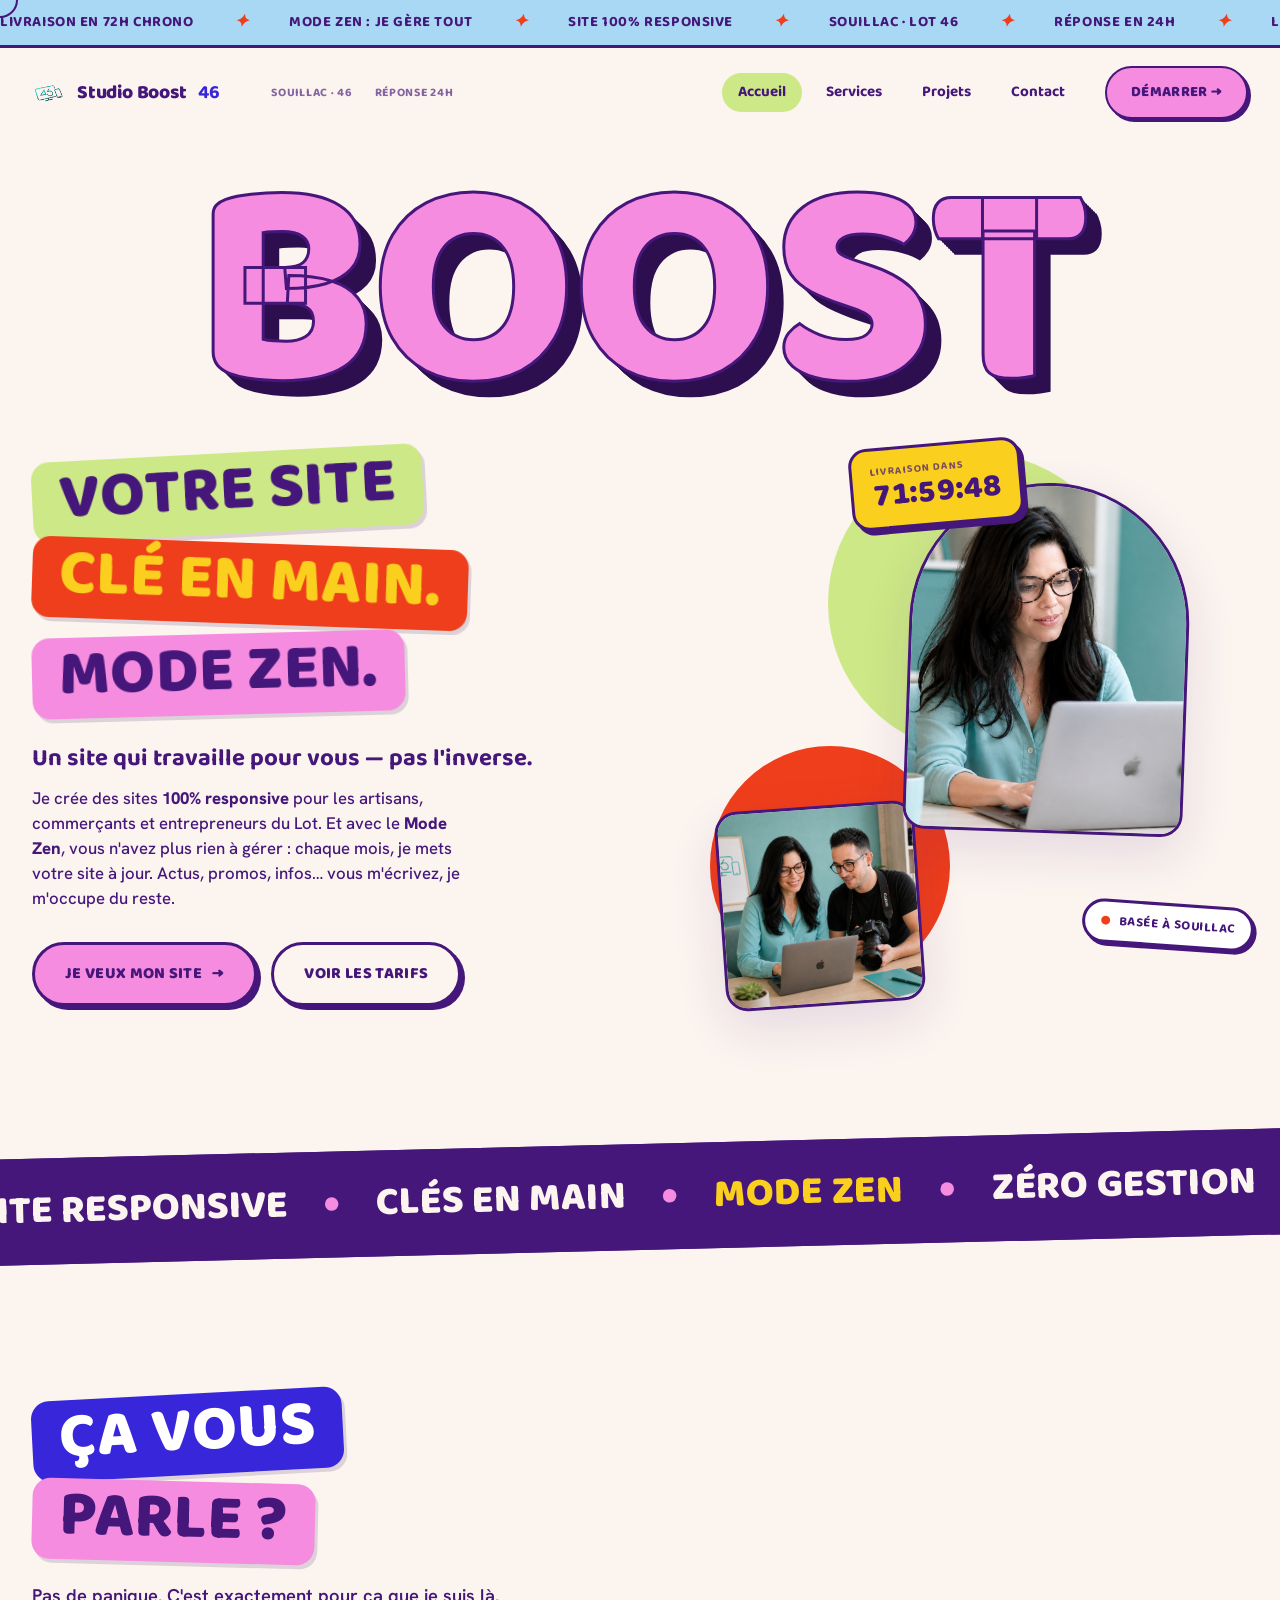
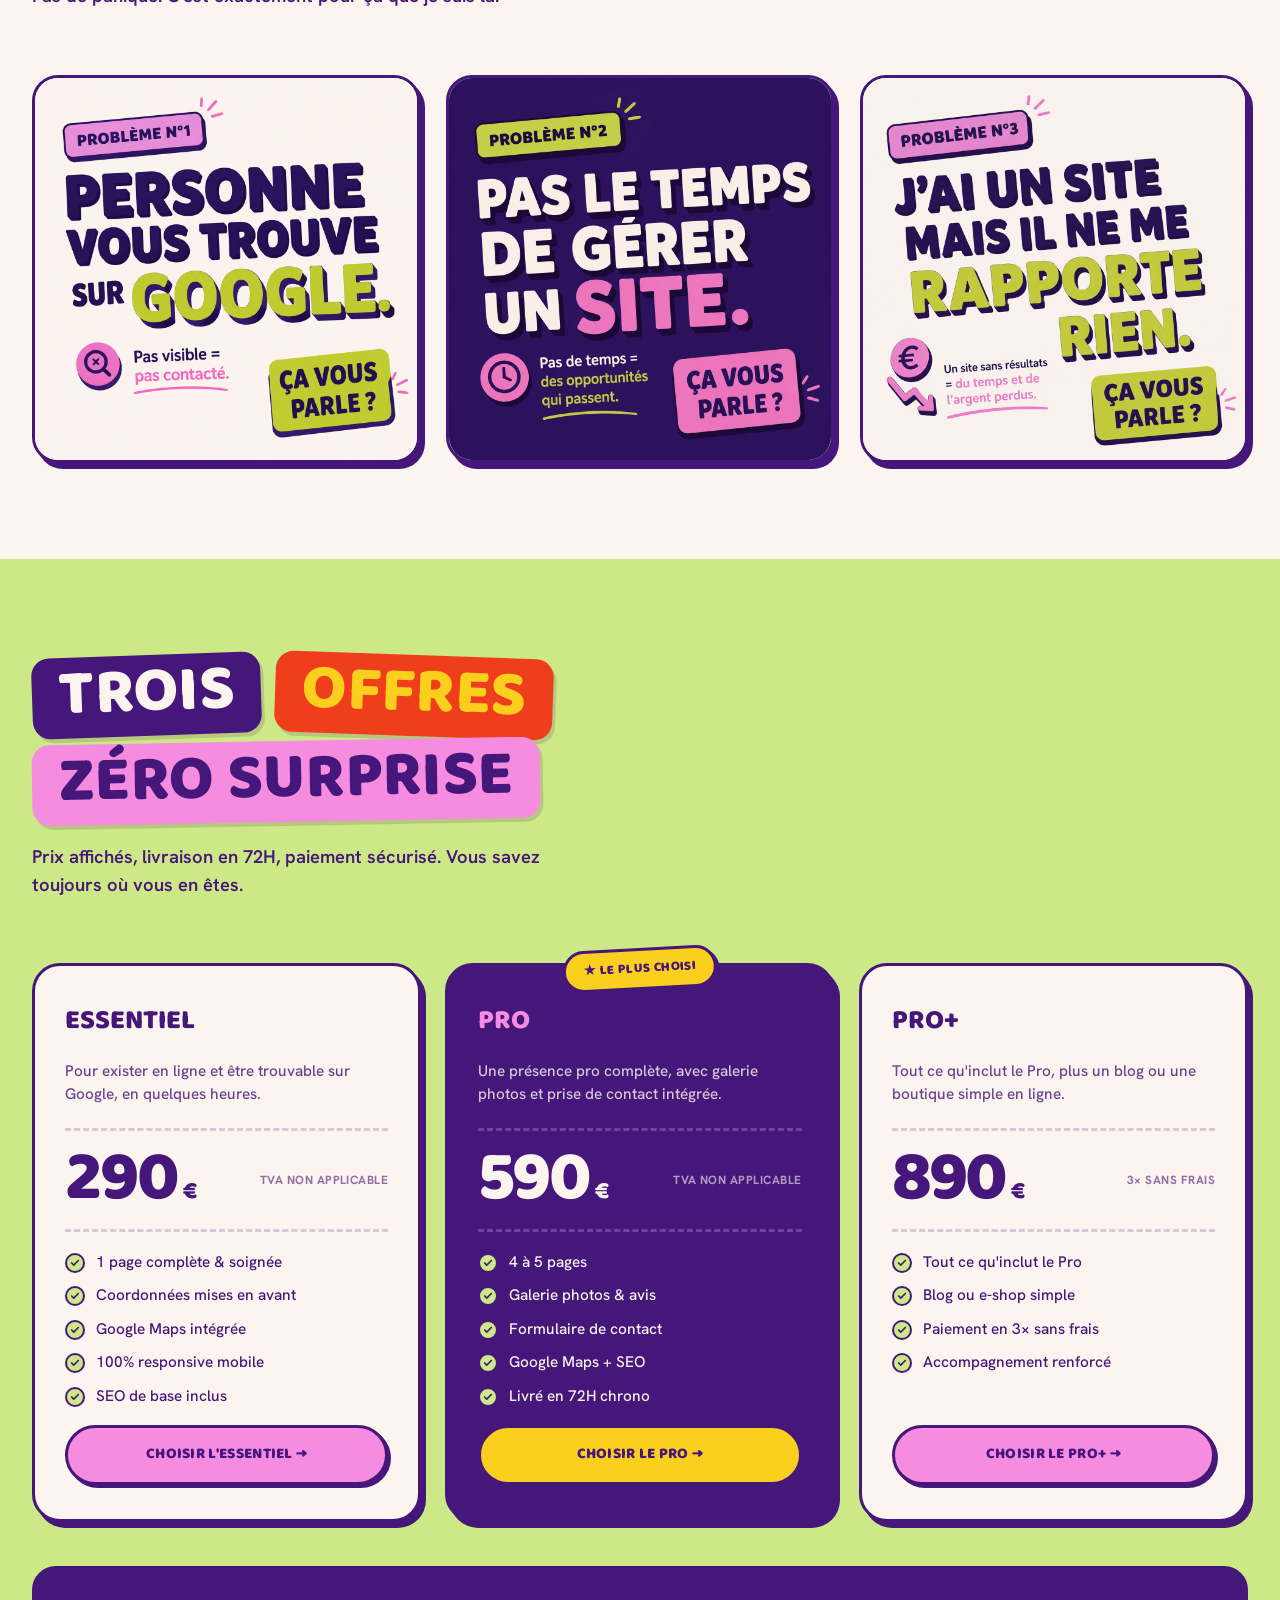
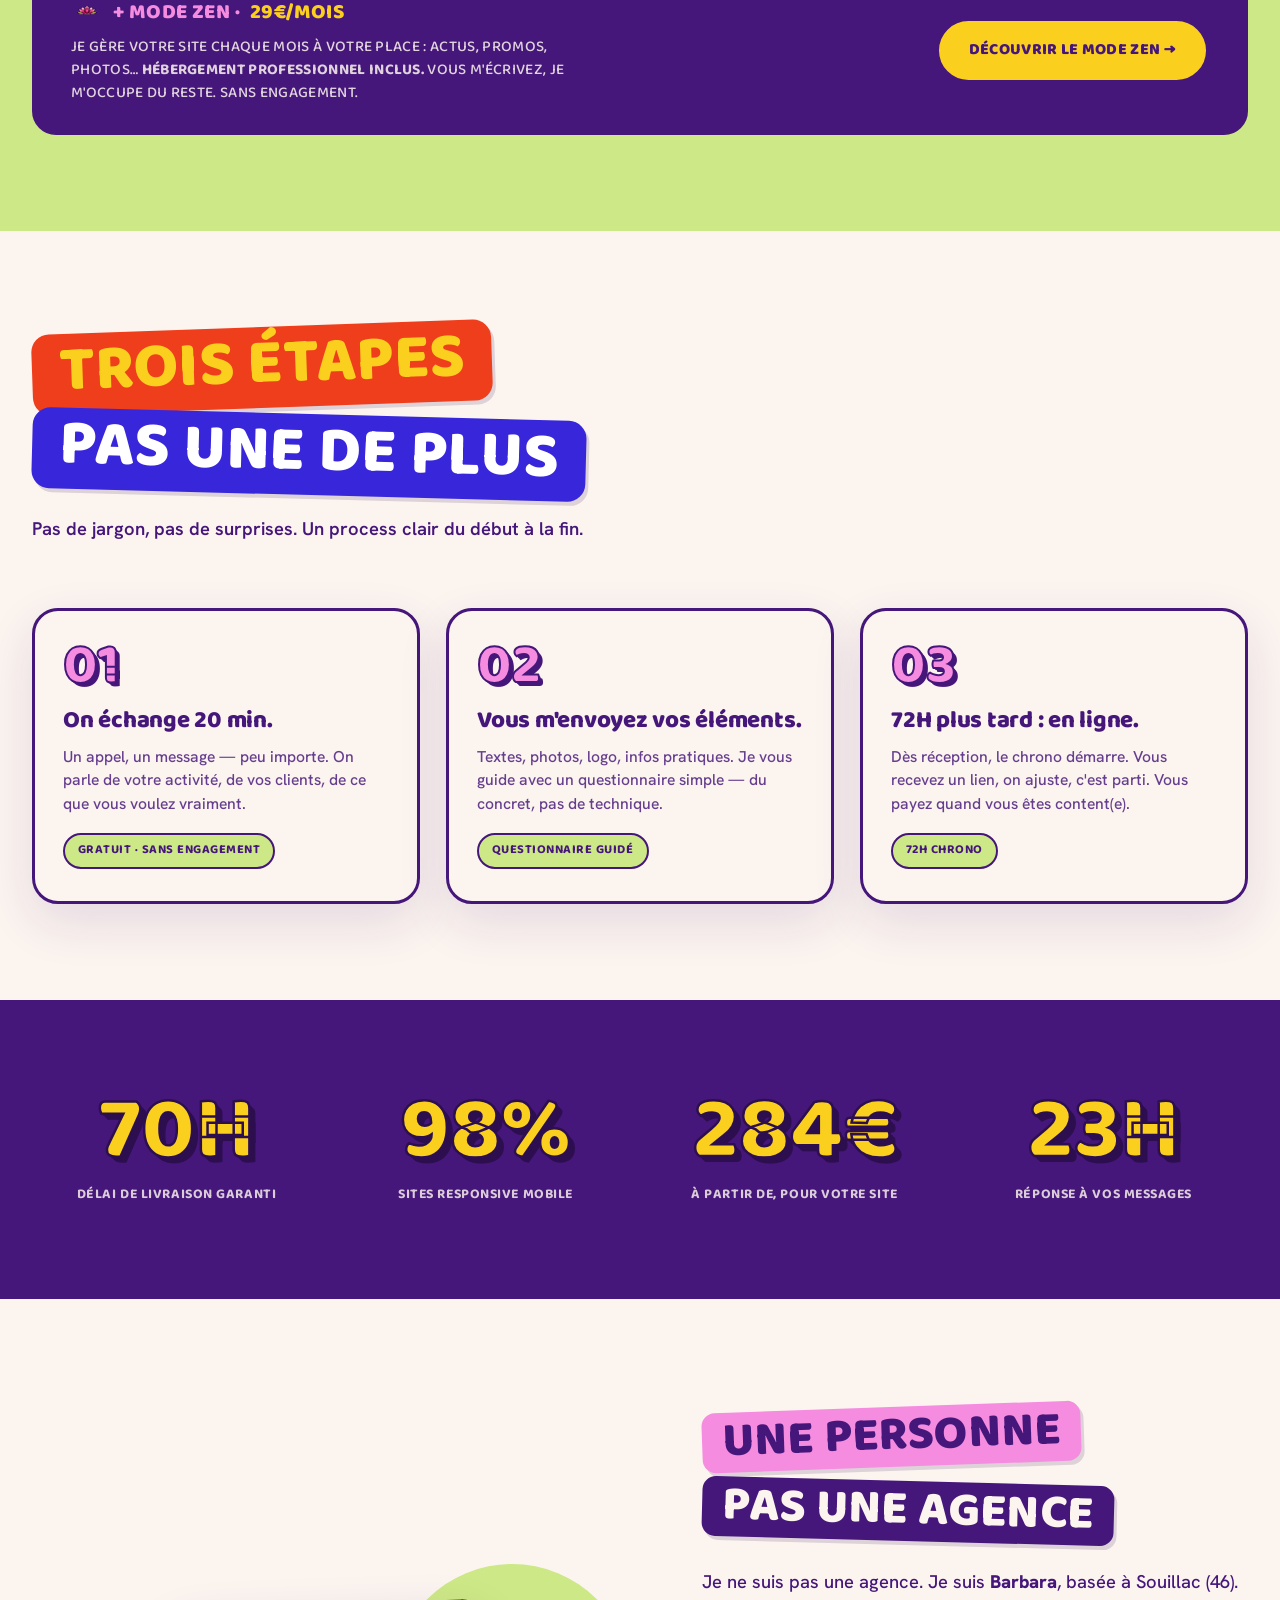
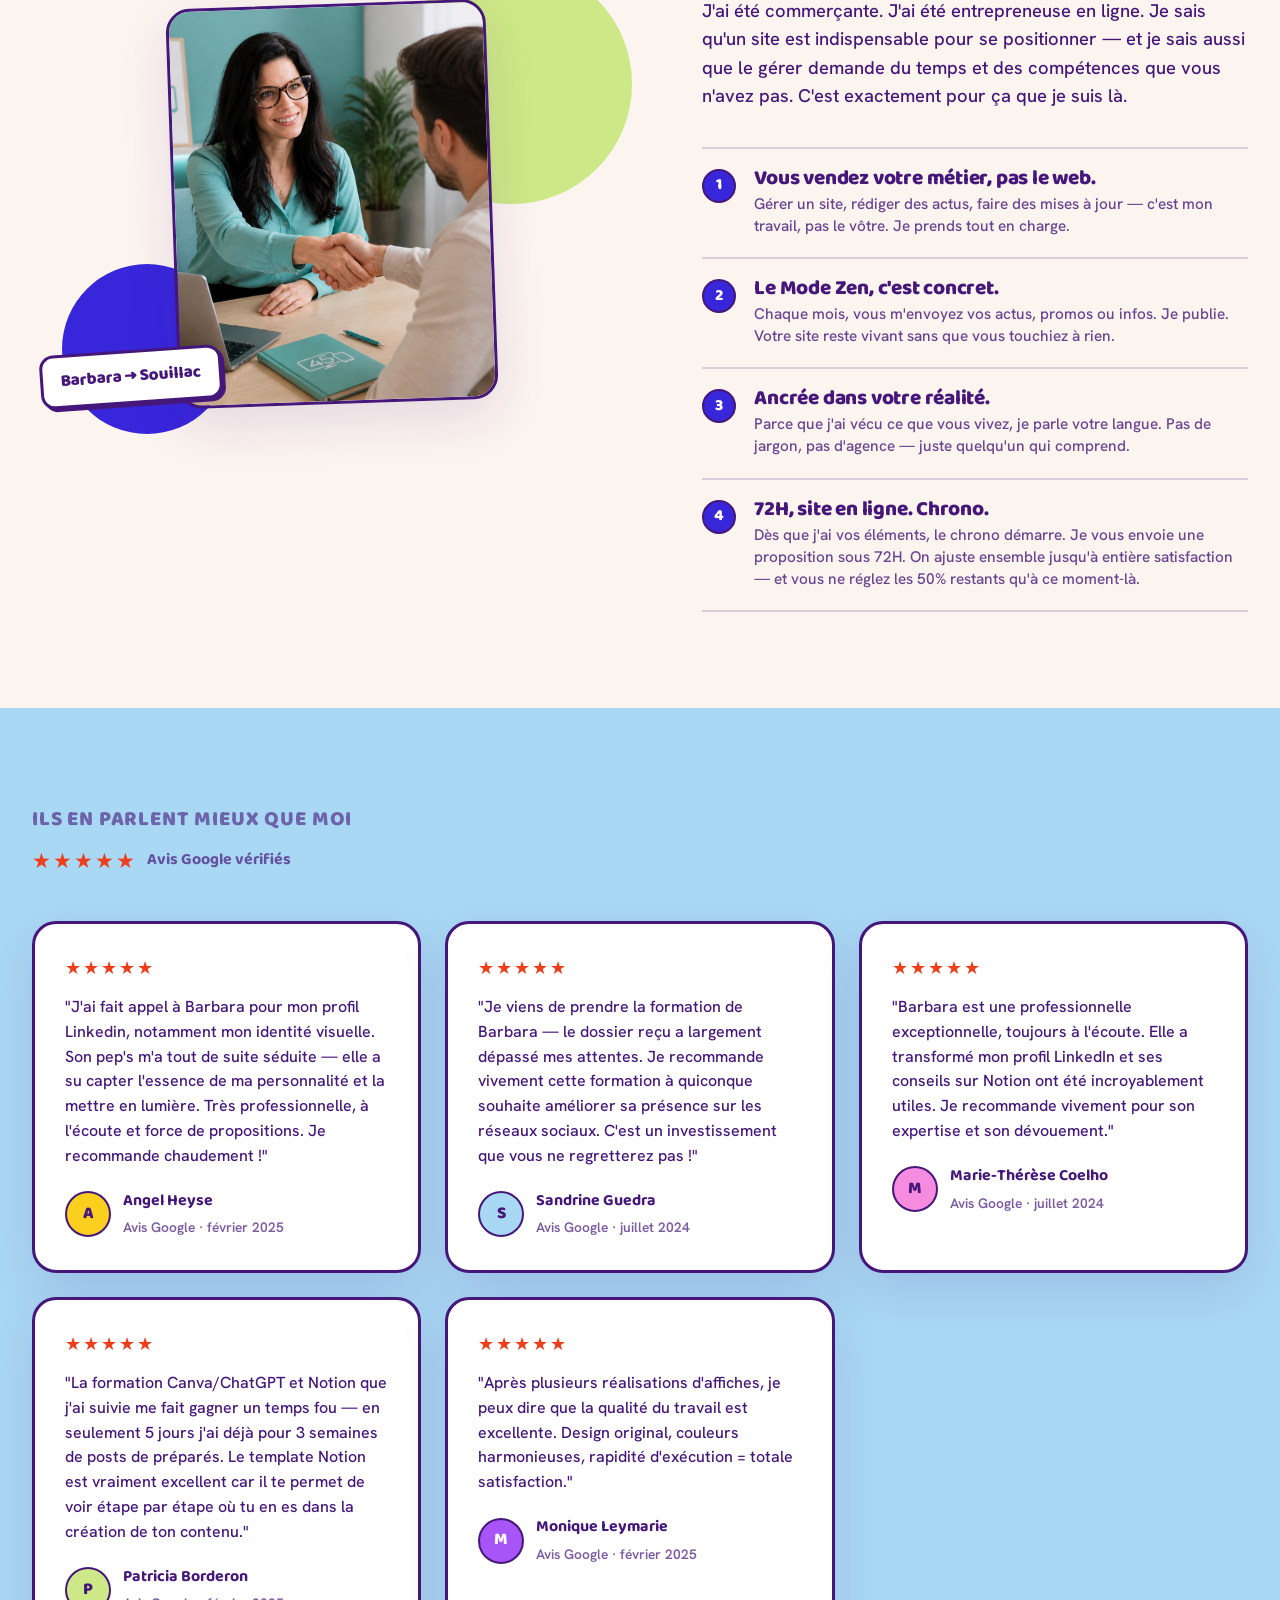
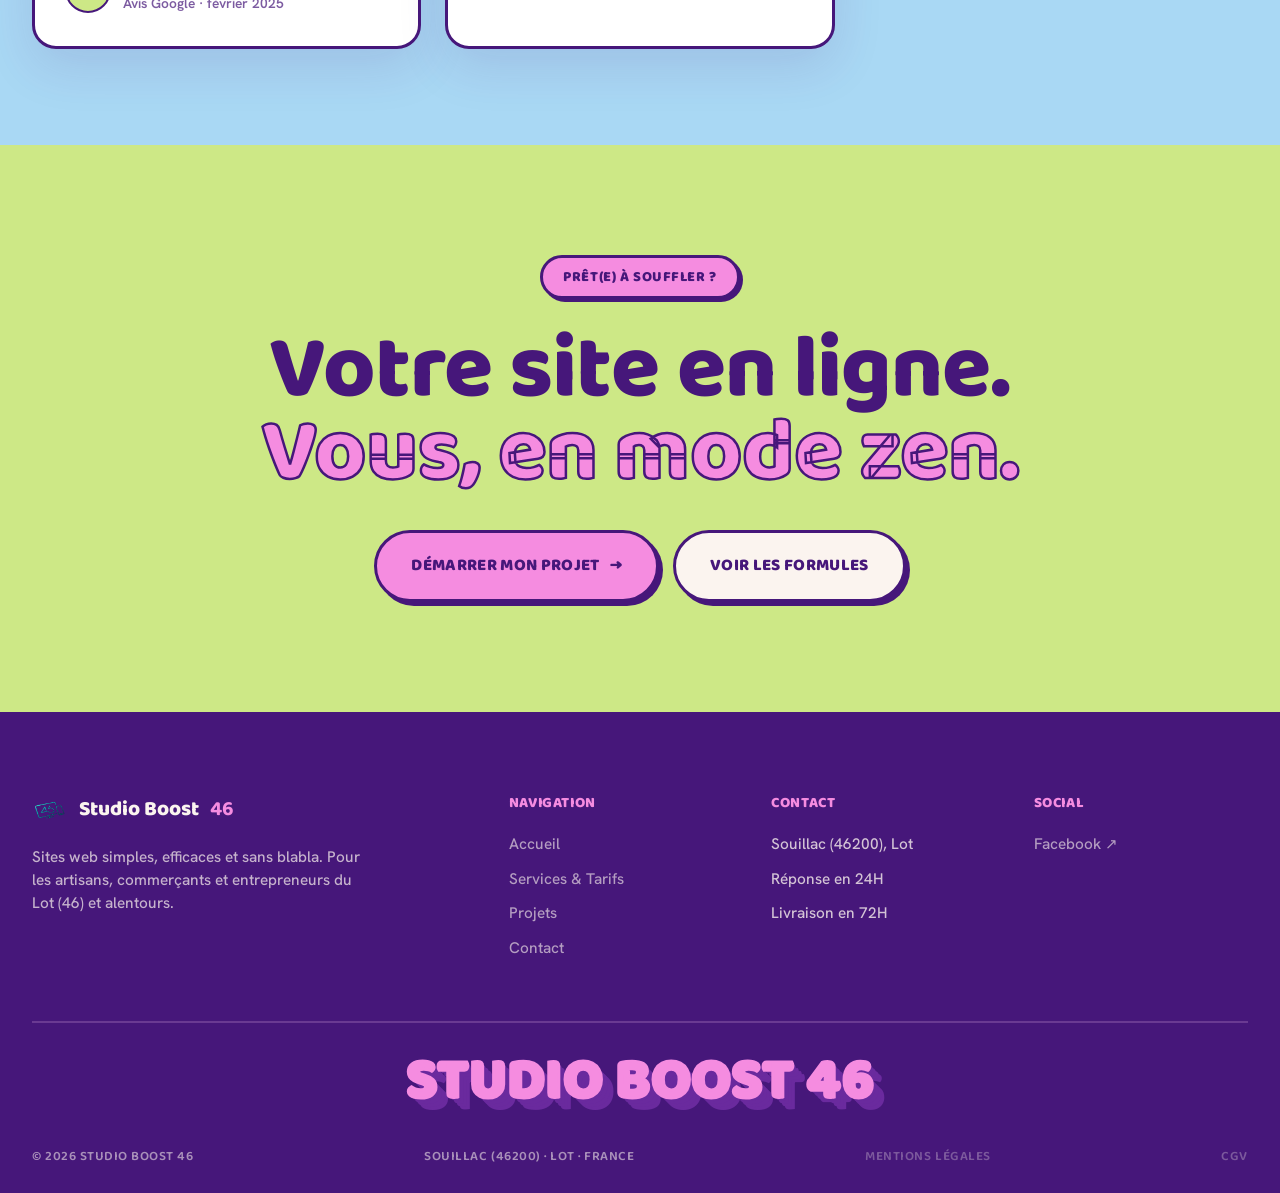
<file: index.html>
<!DOCTYPE html>
<html lang="fr">
<head>
<meta charset="UTF-8" />
<meta name="viewport" content="width=device-width, initial-scale=1.0" />
<title>Studio Boost 46 — Votre site web, clé en main. Mode Zen inclus.</title>
<meta name="description" content="Un site 100% responsive livré en 72H — et avec le Mode Zen, je le gère chaque mois à votre place. Pour artisans, commerçants et entrepreneurs du Lot. Souillac (46)." />
<link rel="icon" href="data:image/svg+xml,<svg xmlns='http://www.w3.org/2000/svg' viewBox='0 0 100 100'><text y='.9em' font-size='90'>⚡</text></svg>" />
<link rel="stylesheet" href="style.css" />
<style>
.hero{position:relative;padding:30px 0 90px;overflow:hidden}
.hero__wordmark{font-family:var(--font-display);font-weight:800;font-size:clamp(6rem,23vw,23rem);line-height:.8;letter-spacing:-.02em;color:var(--pink);text-shadow:var(--extrude-ink);-webkit-text-stroke:3px var(--ink);text-align:center;margin:10px 0 0;user-select:none}
.hero__wordmark span{display:inline-block;animation:pop-letter .7s var(--pop) both}
.hero__lower{display:grid;grid-template-columns:1.15fr 1fr;gap:60px;align-items:center;margin-top:40px}
.hero__stack{display:flex;flex-direction:column;align-items:flex-start;gap:10px;font-size:clamp(2.4rem,5vw,4.4rem)}
.hero__stack .row{display:flex;align-items:center;gap:16px}
.hero__stack .sticker{animation:pop-letter .6s var(--pop) both}
.hero__stack .r1{transform:rotate(-3deg)}.hero__stack .r2{transform:rotate(2deg)}.hero__stack .r3{transform:rotate(-1.5deg)}
@keyframes pop-letter{from{opacity:0;transform:translateY(40px) scale(.7)}to{opacity:1}}
.hero__tagline{font-family:var(--font-display);font-weight:700;font-size:1.5rem;color:var(--ink);margin:26px 0 8px}
.hero__desc{max-width:440px;font-size:1.05rem;color:var(--ink);font-weight:500;margin-bottom:30px;line-height:1.5}
.hero__desc strong{font-weight:800}
.hero__actions{display:flex;gap:14px;flex-wrap:wrap}
.hero__art{position:relative;height:100%;min-height:440px}
.hero__blob{position:absolute;border-radius:50%}
.hero__blob.b1{width:300px;height:300px;background:var(--lime);right:120px;top:0}
.hero__blob.b2{width:240px;height:240px;background:var(--red);left:0;bottom:20px}
.hero__photo{position:absolute;border:3px solid var(--ink);overflow:hidden;background:#ddd;box-shadow:var(--shadow-card)}
.hero__photo.p1{width:280px;aspect-ratio:4/5;right:60px;top:30px;border-radius:140px 140px 22px 22px;transform:rotate(2deg)}
.hero__photo.p2{width:200px;aspect-ratio:1;left:10px;bottom:0;border-radius:22px;transform:rotate(-4deg)}
.hero__photo img{width:100%;height:100%;object-fit:cover}
.h72{position:absolute;left:140px;top:-10px;z-index:3;background:var(--yellow);color:var(--ink);border:3px solid var(--ink);border-radius:18px;padding:14px 18px;box-shadow:4px 5px 0 var(--ink);transform:rotate(-5deg);animation:wobble 4s ease-in-out infinite}
@keyframes wobble{0%,100%{transform:rotate(-5deg)}50%{transform:rotate(-2deg)}}
.h72__label{font-family:var(--font-display);font-weight:700;font-size:.66rem;text-transform:uppercase;letter-spacing:.1em;opacity:.7}
.h72__time{font-family:var(--font-display);font-weight:800;font-size:2rem;line-height:1;font-variant-numeric:tabular-nums}
.h72__time .sep{animation:blink 1s infinite}
@keyframes blink{50%{opacity:.25}}
.geo-badge{position:absolute;right:-6px;bottom:60px;z-index:3;background:#fff;border:3px solid var(--ink);border-radius:100px;padding:9px 16px;display:inline-flex;align-items:center;gap:9px;font-family:var(--font-display);font-weight:700;font-size:.8rem;text-transform:uppercase;letter-spacing:.04em;box-shadow:3px 3px 0 var(--ink);transform:rotate(4deg)}
.geo-badge .dot{width:9px;height:9px;border-radius:50%;background:var(--red)}
@media (max-width:1000px){.hero__lower{grid-template-columns:1fr;gap:30px}.hero__art{display:none}}
</style>
</head>
<body data-screen-label="Accueil">
<div class="cursor" id="cursor"></div>

<div class="topbar"><div class="topbar__track">
  <span>LIVRAISON EN 72H CHRONO <i class="spark">✦</i> MODE ZEN : JE GÈRE TOUT <i class="spark">✦</i> SITE 100% RESPONSIVE <i class="spark">✦</i> SOUILLAC · LOT 46 <i class="spark">✦</i> RÉPONSE EN 24H <i class="spark">✦</i></span>
  <span aria-hidden="true">LIVRAISON EN 72H CHRONO <i class="spark">✦</i> MODE ZEN : JE GÈRE TOUT <i class="spark">✦</i> SITE 100% RESPONSIVE <i class="spark">✦</i> SOUILLAC · LOT 46 <i class="spark">✦</i> RÉPONSE EN 24H <i class="spark">✦</i></span>
</div></div>

<nav class="nav" id="nav">
  <div class="container nav__inner">
    <a href="index.html" class="nav__logo"><img src="images/logo.png" alt="" />Studio Boost <strong>46</strong></a>
    <div class="nav__meta"><span>Souillac · 46</span><span>Réponse 24H</span></div>
    <div class="nav__links">
      <a href="index.html" class="active">Accueil</a>
      <a href="services.html">Services</a>
      <a href="projets.html">Projets</a>
      <a href="contact.html">Contact</a>
    </div>
    <a href="contact.html" class="nav__cta" data-magnetic>Démarrer →</a>
    <button class="nav__burger" id="burger" aria-label="Menu"><span></span><span></span><span></span></button>
  </div>
</nav>
<div class="mobile-menu" id="mobileMenu">
  <a href="index.html" class="active">Accueil</a>
  <a href="services.html">Services</a>
  <a href="projets.html">Projets</a>
  <a href="contact.html">Contact</a>
  <div class="mm-cta"><a href="contact.html" class="btn btn--pink">Démarrer mon projet →</a></div>
  <div class="mm-foot"><span>Souillac (46200) · Lot</span><span>Réponse en 24H · Livraison 72H</span></div>
</div>

<section class="hero">
  <div class="container">
    <div class="hero__wordmark" id="wordmark" aria-label="Boost">BOOST</div>
    <div class="hero__lower">
      <div class="hero__left">
        <div class="hero__stack">
          <div class="row r1"><span class="sticker st-lime" style="animation-delay:.1s">Votre site</span></div>
          <div class="row r2"><span class="sticker st-red" style="animation-delay:.2s">clé en main.</span></div>
          <div class="row r3"><span class="sticker st-pink" style="animation-delay:.3s">Mode Zen.</span></div>
        </div>
        <p class="hero__tagline">Un site qui travaille pour vous — pas l'inverse.</p>
        <p class="hero__desc">Je crée des sites <strong>100% responsive</strong> pour les artisans, commerçants et entrepreneurs du Lot. Et avec le <strong>Mode Zen</strong>, vous n'avez plus rien à gérer : chaque mois, je mets votre site à jour. Actus, promos, infos… vous m'écrivez, je m'occupe du reste.</p>
        <div class="hero__actions">
          <a href="contact.html" class="btn btn--pink" data-magnetic>Je veux mon site <span class="arrow">→</span></a>
          <a href="services.html" class="btn btn--cream">Voir les tarifs</a>
        </div>
      </div>
      <div class="hero__art">
        <div class="hero__blob b1"></div>
        <div class="hero__blob b2"></div>
        <div class="hero__photo p2"><img src="images/equipe.png" alt="" /></div>
        <div class="hero__photo p1"><img src="images/hero.png" alt="Barbara — Studio Boost 46" /></div>
        <div class="h72">
          <div class="h72__label">Livraison dans</div>
          <div class="h72__time" id="ticker">71<span class="sep">:</span>59<span class="sep">:</span>43</div>
        </div>
        <div class="geo-badge"><span class="dot"></span>Basée à Souillac</div>
      </div>
    </div>
  </div>
</section>

<div class="ribbon"><div class="ribbon__track">
  <span>SITE RESPONSIVE <span class="dot"></span> CLÉS EN MAIN <span class="dot"></span> <em>MODE ZEN</em> <span class="dot"></span> ZÉRO GESTION <span class="dot"></span> DÈS <em>290€</em> <span class="dot"></span></span>
  <span aria-hidden="true">SITE RESPONSIVE <span class="dot"></span> CLÉS EN MAIN <span class="dot"></span> <em>MODE ZEN</em> <span class="dot"></span> ZÉRO GESTION <span class="dot"></span> DÈS <em>290€</em> <span class="dot"></span></span>
</div></div>

<section class="section">
  <div class="container">
    <div class="sec-head reveal">
      <div class="kicker">
        <div class="row"><span class="sticker st-blue" style="transform:rotate(-3deg)">Ça vous</span></div>
        <div class="row"><span class="sticker st-pink" style="transform:rotate(1.5deg)">parle ?</span></div>
      </div>
      <p class="sec-head__sub">Pas de panique. C'est exactement pour ça que je suis là.</p>
    </div>
    <div class="pain__grid">
      <div class="pcard pcard--imgonly reveal">
        <img src="images/google.png" alt="Problème N°1 : Personne vous trouve sur Google" />
      </div>
      <div class="pcard pcard--imgonly reveal reveal-d2">
        <img src="images/temps.png" alt="Problème N°2 : Pas le temps de gérer un site" />
      </div>
      <div class="pcard pcard--imgonly reveal reveal-d3">
        <img src="images/site-nul.png" alt="Problème N°3 : J'ai un site mais il ne me rapporte rien" />
      </div>
    </div>
  </div>
</section>

<section class="section section--lime">
  <div class="container">
    <div class="sec-head reveal">
      <div class="kicker">
        <div class="row"><span class="sticker st-purple" style="transform:rotate(-2deg)">Trois</span><span class="sticker st-red" style="transform:rotate(2deg)">offres</span></div>
        <div class="row"><span class="sticker st-pink" style="transform:rotate(-1deg)">zéro surprise</span></div>
      </div>
      <p class="sec-head__sub">Prix affichés, livraison en 72H, paiement sécurisé. Vous savez toujours où vous en êtes.</p>
    </div>
    <div class="pricing">
      <div class="formula reveal">
        <div class="formula__name">Essentiel</div>
        <p class="formula__desc">Pour exister en ligne et être trouvable sur Google, en quelques heures.</p>
        <div class="formula__price"><strong>290</strong><small>€</small><span class="from">TVA non applicable</span></div>
        <ul class="formula__features"><li>1 page complète & soignée</li><li>Coordonnées mises en avant</li><li>Google Maps intégrée</li><li>100% responsive mobile</li><li>SEO de base inclus</li></ul>
        <a href="contact.html" class="formula__cta">Choisir l'Essentiel →</a>
      </div>
      <div class="formula formula--star reveal reveal-d2">
        <div class="formula__badge">★ Le plus choisi</div>
        <div class="formula__name">Pro</div>
        <p class="formula__desc">Une présence pro complète, avec galerie photos et prise de contact intégrée.</p>
        <div class="formula__price"><strong>590</strong><small>€</small><span class="from">TVA non applicable</span></div>
        <ul class="formula__features"><li>4 à 5 pages</li><li>Galerie photos & avis</li><li>Formulaire de contact</li><li>Google Maps + SEO</li><li>Livré en 72H chrono</li></ul>
        <a href="contact.html" class="formula__cta">Choisir le Pro →</a>
      </div>
      <div class="formula reveal reveal-d3">
        <div class="formula__name">Pro+</div>
        <p class="formula__desc">Tout ce qu'inclut le Pro, plus un blog ou une boutique simple en ligne.</p>
        <div class="formula__price"><strong>890</strong><small>€</small><span class="from">3× sans frais</span></div>
        <ul class="formula__features"><li>Tout ce qu'inclut le Pro</li><li>Blog ou e-shop simple</li><li>Paiement en 3× sans frais</li><li>Accompagnement renforcé</li></ul>
        <a href="contact.html" class="formula__cta">Choisir le Pro+ →</a>
      </div>
    </div>
    <div class="pricing__foot reveal" style="background:var(--ink);color:var(--cream);border:3px solid var(--ink);border-radius:24px;padding:28px 36px;margin-top:44px;display:flex;flex-wrap:wrap;gap:18px;align-items:center;justify-content:space-between;text-align:left">
      <div>
        <p style="font-family:var(--font-display);font-weight:800;font-size:1.3rem;text-transform:uppercase;letter-spacing:.02em;color:var(--pink);margin-bottom:6px;display:flex;align-items:center;gap:10px"><img src="images/mode-zen.png" alt="" style="width:32px;height:32px;flex-shrink:0"> + Mode Zen · <span style="color:var(--yellow)">29€/mois</span></p>
        <p style="font-size:.96rem;font-weight:500;opacity:.85;line-height:1.5;max-width:520px">Je gère votre site chaque mois à votre place : actus, promos, photos… <strong style="color:var(--cream)">Hébergement professionnel inclus.</strong> Vous m'écrivez, je m'occupe du reste. Sans engagement.</p>
      </div>
      <a href="services.html#zen" class="btn btn--yellow" style="flex-shrink:0">Découvrir le Mode Zen →</a>
    </div>
  </div>
</section>

<section class="section">
  <div class="container">
    <div class="sec-head reveal">
      <div class="kicker">
        <div class="row"><span class="sticker st-red" style="transform:rotate(-2deg)">Trois étapes</span></div>
        <div class="row"><span class="sticker st-blue" style="transform:rotate(1.5deg)">pas une de plus</span></div>
      </div>
      <p class="sec-head__sub">Pas de jargon, pas de surprises. Un process clair du début à la fin.</p>
    </div>
    <div class="steps">
      <div class="step reveal"><div class="step__num">01</div><h3>On échange 20 min.</h3><p>Un appel, un message — peu importe. On parle de votre activité, de vos clients, de ce que vous voulez vraiment.</p><span class="tag">Gratuit · Sans engagement</span></div>
      <div class="step reveal reveal-d2"><div class="step__num">02</div><h3>Vous m'envoyez vos éléments.</h3><p>Textes, photos, logo, infos pratiques. Je vous guide avec un questionnaire simple — du concret, pas de technique.</p><span class="tag">Questionnaire guidé</span></div>
      <div class="step reveal reveal-d3"><div class="step__num">03</div><h3>72H plus tard : en ligne.</h3><p>Dès réception, le chrono démarre. Vous recevez un lien, on ajuste, c'est parti. Vous payez quand vous êtes content(e).</p><span class="tag">72H chrono</span></div>
    </div>
  </div>
</section>

<section class="section section--purple">
  <div class="container">
    <div class="stats reveal">
      <div><div class="stat__num" data-count="72" data-suffix="H">0H</div><div class="stat__label">Délai de livraison garanti</div></div>
      <div><div class="stat__num" data-count="100" data-suffix="%">0%</div><div class="stat__label">Sites responsive mobile</div></div>
      <div><div class="stat__num" data-count="290" data-suffix="€">0€</div><div class="stat__label">À partir de, pour votre site</div></div>
      <div><div class="stat__num" data-count="24" data-suffix="H">0H</div><div class="stat__label">Réponse à vos messages</div></div>
    </div>
  </div>
</section>

<section class="section">
  <div class="container">
    <div class="about__inner">
      <div class="about__art reveal">
        <div class="blob bl-lime"></div><div class="blob bl-blue"></div>
        <div class="about__photo"><img src="images/client.png" alt="Barbara — Studio Boost 46" /></div>
        <div class="about__sig">Barbara → Souillac</div>
      </div>
      <div class="about__content reveal reveal-d2">
        <div class="kicker" style="font-size:clamp(1.8rem,4vw,3rem);margin-bottom:24px">
          <div class="row"><span class="sticker st-pink" style="transform:rotate(-2deg)">Une personne</span></div>
          <div class="row"><span class="sticker st-purple" style="transform:rotate(1.5deg)">pas une agence</span></div>
        </div>
        <p class="about__lead">Je ne suis pas une agence. Je suis <strong>Barbara</strong>, basée à Souillac (46). J'ai été commerçante. J'ai été entrepreneuse en ligne. Je sais qu'un site est indispensable pour se positionner — et je sais aussi que le gérer demande du temps et des compétences que vous n'avez pas. C'est exactement pour ça que je suis là.</p>
        <div class="points">
          <div class="point"><span class="point__n">1</span><div><h4>Vous vendez votre métier, pas le web.</h4><p>Gérer un site, rédiger des actus, faire des mises à jour — c'est mon travail, pas le vôtre. Je prends tout en charge.</p></div></div>
          <div class="point"><span class="point__n">2</span><div><h4>Le Mode Zen, c'est concret.</h4><p>Chaque mois, vous m'envoyez vos actus, promos ou infos. Je publie. Votre site reste vivant sans que vous touchiez à rien.</p></div></div>
          <div class="point"><span class="point__n">3</span><div><h4>Ancrée dans votre réalité.</h4><p>Parce que j'ai vécu ce que vous vivez, je parle votre langue. Pas de jargon, pas d'agence — juste quelqu'un qui comprend.</p></div></div>
          <div class="point"><span class="point__n">4</span><div><h4>72H, site en ligne. Chrono.</h4><p>Dès que j'ai vos éléments, le chrono démarre. Je vous envoie une proposition sous 72H. On ajuste ensemble jusqu'à entière satisfaction — et vous ne réglez les 50% restants qu'à ce moment-là.</p></div></div>
        </div>
      </div>
    </div>
  </div>
</section>

<section class="section section--sky">
  <div class="container">
    <div class="sec-head reveal" style="margin-bottom:44px">
      <p style="font-family:var(--font-display);font-weight:800;font-size:clamp(1.1rem,2vw,1.3rem);text-transform:uppercase;letter-spacing:.04em;color:var(--ink);opacity:.6;margin-bottom:8px">Ils en parlent mieux que moi</p>
      <div style="display:flex;align-items:center;gap:10px"><span style="color:var(--red);font-size:1.3rem;letter-spacing:2px">★★★★★</span><span style="font-family:var(--font-display);font-weight:700;font-size:1rem;color:var(--ink);opacity:.7">Avis Google vérifiés</span></div>
    </div>
    <div class="temo-grid">
      <div class="tcard reveal"><div class="stars">★★★★★</div><p>"J'ai fait appel à Barbara pour mon profil Linkedin, notamment mon identité visuelle. Son pep's m'a tout de suite séduite — elle a su capter l'essence de ma personnalité et la mettre en lumière. Très professionnelle, à l'écoute et force de propositions. Je recommande chaudement !"</p><div class="who"><div class="av" style="background:var(--yellow)">A</div><div><strong>Angel Heyse</strong><span>Avis Google · février 2025</span></div></div></div>
      <div class="tcard reveal reveal-d2"><div class="stars">★★★★★</div><p>"Je viens de prendre la formation de Barbara — le dossier reçu a largement dépassé mes attentes. Je recommande vivement cette formation à quiconque souhaite améliorer sa présence sur les réseaux sociaux. C'est un investissement que vous ne regretterez pas !"</p><div class="who"><div class="av" style="background:var(--sky)">S</div><div><strong>Sandrine Guedra</strong><span>Avis Google · juillet 2024</span></div></div></div>
      <div class="tcard reveal reveal-d3"><div class="stars">★★★★★</div><p>"Barbara est une professionnelle exceptionnelle, toujours à l'écoute. Elle a transformé mon profil LinkedIn et ses conseils sur Notion ont été incroyablement utiles. Je recommande vivement pour son expertise et son dévouement."</p><div class="who"><div class="av" style="background:var(--pink)">M</div><div><strong>Marie-Thérèse Coelho</strong><span>Avis Google · juillet 2024</span></div></div></div>
    </div>
    <div class="temo-grid" style="margin-top:24px">
      <div class="tcard reveal"><div class="stars">★★★★★</div><p>"La formation Canva/ChatGPT et Notion que j'ai suivie me fait gagner un temps fou — en seulement 5 jours j'ai déjà pour 3 semaines de posts de préparés. Le template Notion est vraiment excellent car il te permet de voir étape par étape où tu en es dans la création de ton contenu."</p><div class="who"><div class="av" style="background:var(--lime)">P</div><div><strong>Patricia Borderon</strong><span>Avis Google · février 2025</span></div></div></div>
      <div class="tcard reveal reveal-d2"><div class="stars">★★★★★</div><p>"Après plusieurs réalisations d'affiches, je peux dire que la qualité du travail est excellente. Design original, couleurs harmonieuses, rapidité d'exécution = totale satisfaction."</p><div class="who"><div class="av" style="background:#a855f7;color:#fff">M</div><div><strong>Monique Leymarie</strong><span>Avis Google · février 2025</span></div></div></div>
    </div>
  </div>
</section>

<section class="cta">
  <div class="container">
    <span class="cta__small reveal">Prêt(e) à souffler ?</span>
    <h2 class="reveal reveal-d2">Votre site en ligne.<br/><span class="hl">Vous, en mode zen.</span></h2>
    <div class="cta__actions reveal reveal-d3">
      <a href="contact.html" class="btn btn--pink btn--lg" data-magnetic>Démarrer mon projet <span class="arrow">→</span></a>
      <a href="services.html" class="btn btn--cream btn--lg">Voir les formules</a>
    </div>
  </div>
</section>

<footer class="footer">
  <div class="container">
    <div class="footer__grid">
      <div class="footer__brand">
        <div class="logo"><img src="images/logo.png" alt="" />Studio Boost <strong>46</strong></div>
        <p>Sites web simples, efficaces et sans blabla. Pour les artisans, commerçants et entrepreneurs du Lot (46) et alentours.</p>
      </div>
      <div class="footer__col"><h5>Navigation</h5><ul><li><a href="index.html">Accueil</a></li><li><a href="services.html">Services & Tarifs</a></li><li><a href="projets.html">Projets</a></li><li><a href="contact.html">Contact</a></li></ul></div>
      <div class="footer__col"><h5>Contact</h5><ul><li>Souillac (46200), Lot</li><li>Réponse en 24H</li><li>Livraison en 72H</li></ul></div>
      <div class="footer__col"><h5>Social</h5><ul><li><a href="https://www.facebook.com/share/1CgiLUQ3th/?mibextid=wwXIfr" target="_blank" rel="noopener">Facebook ↗</a></li></ul></div>
    </div>
  </div>
  <div class="footer__giant">STUDIO BOOST 46</div>
  <div class="container"><div class="footer__bottom"><span>© 2026 Studio Boost 46</span><span>Souillac (46200) · Lot · France</span><a href="mentions-legales.html" style="opacity:.55;color:var(--cream)">Mentions légales</a> <a href="cgv.html" style="opacity:.55;color:var(--cream)">CGV</a></div></div>
</footer>

<script src="script.js"></script>
</body>
</html>
</file>
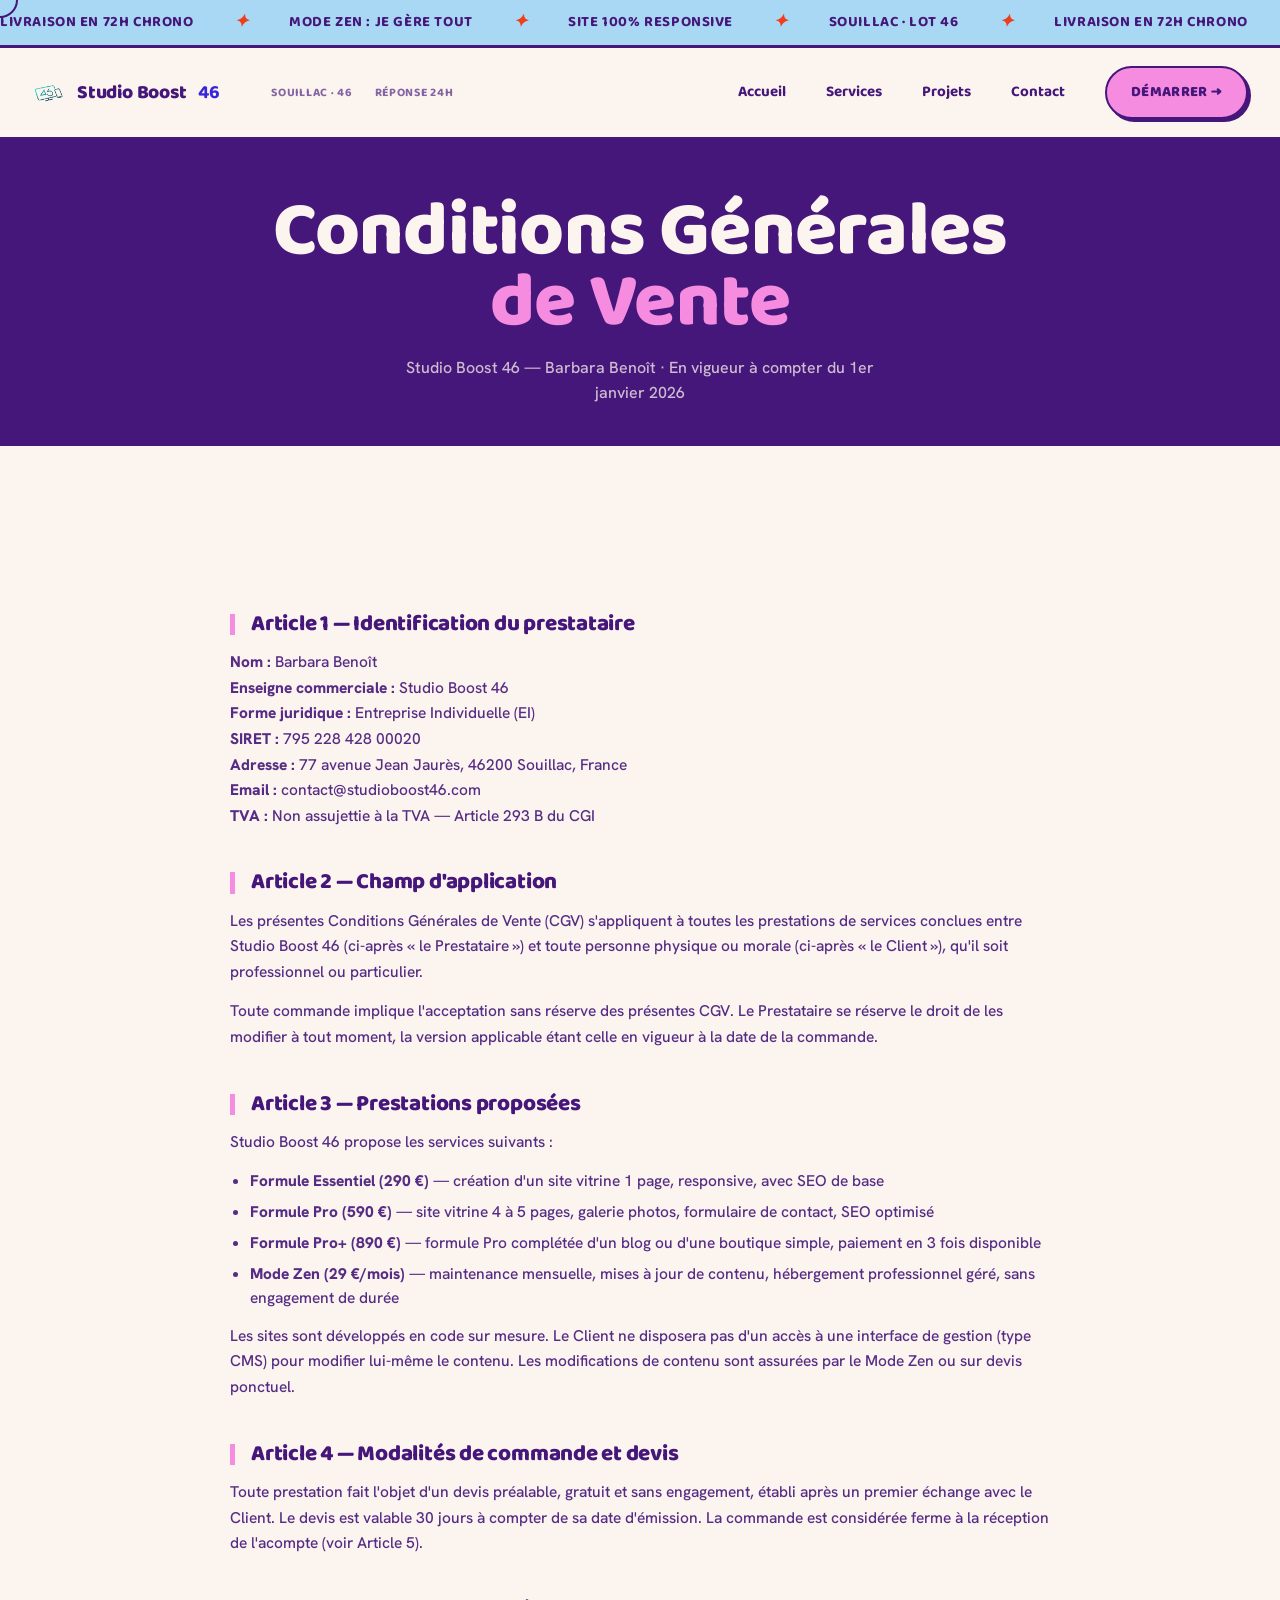
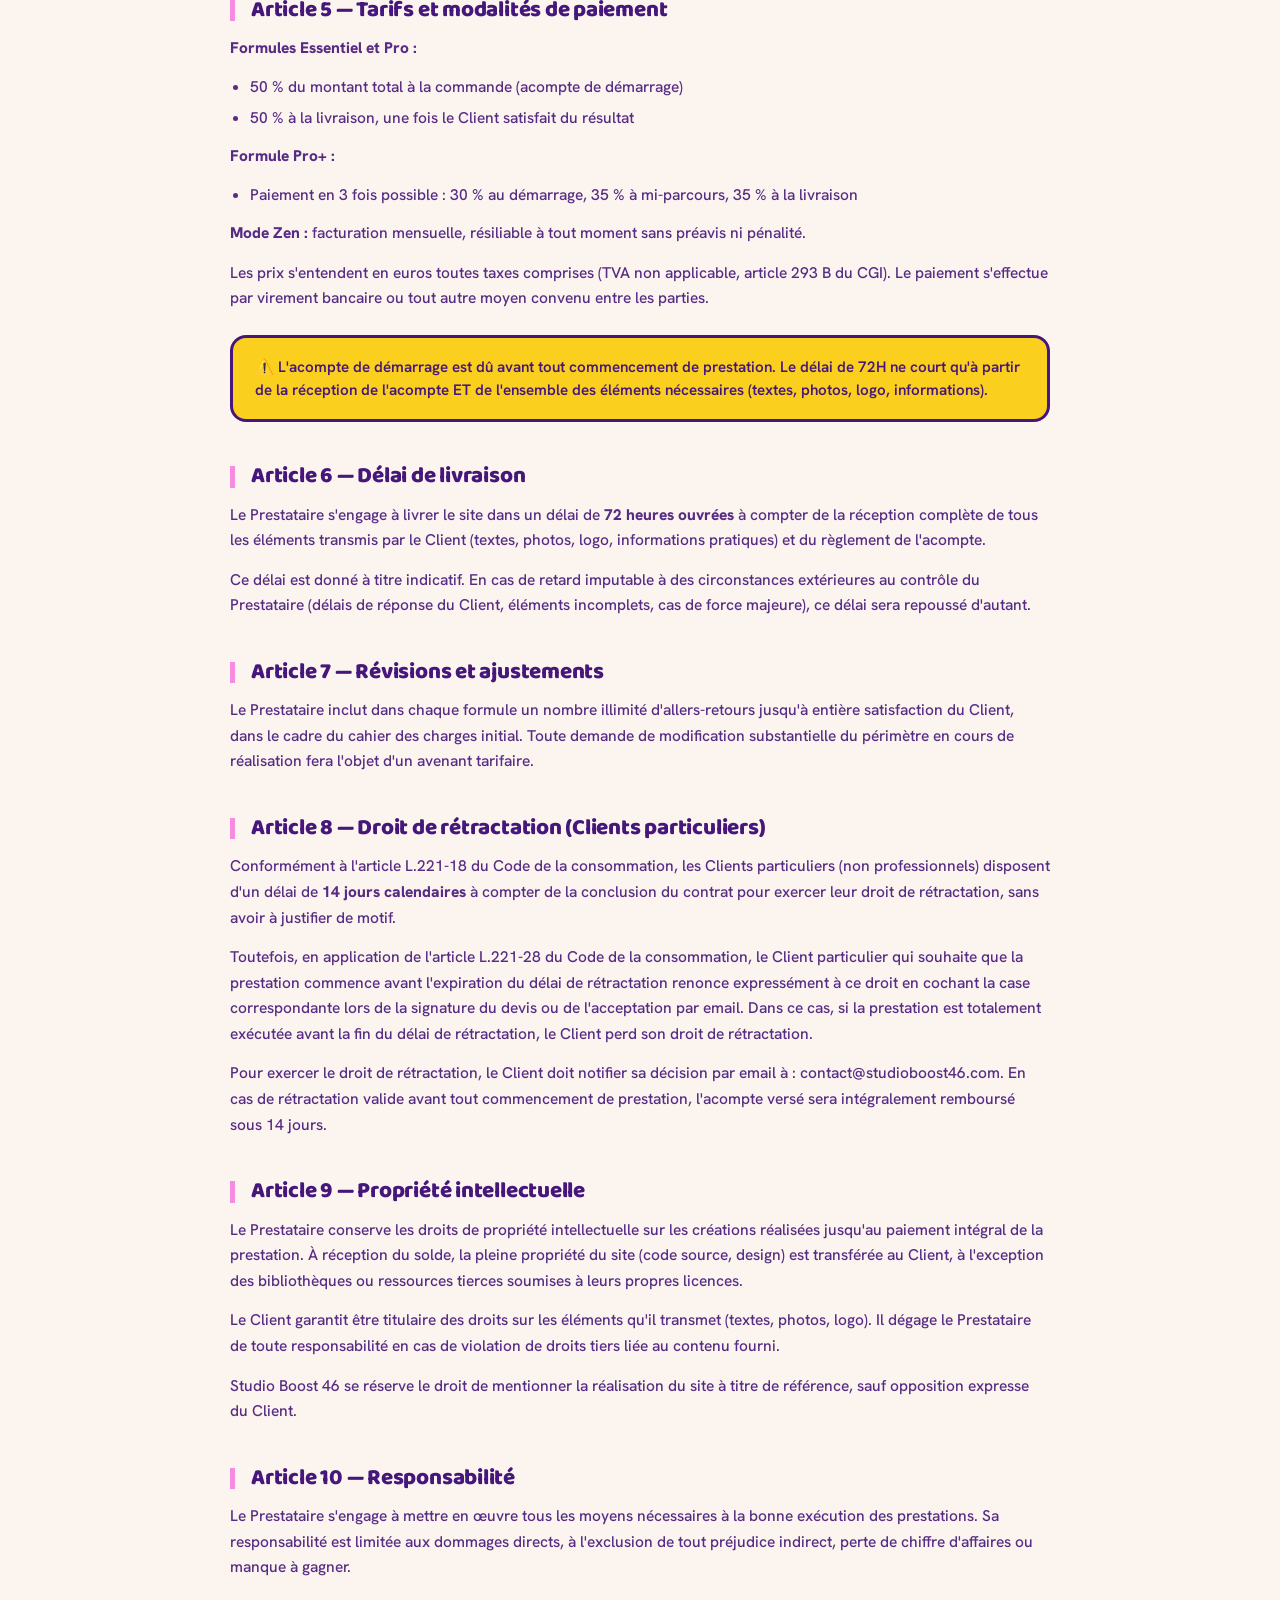
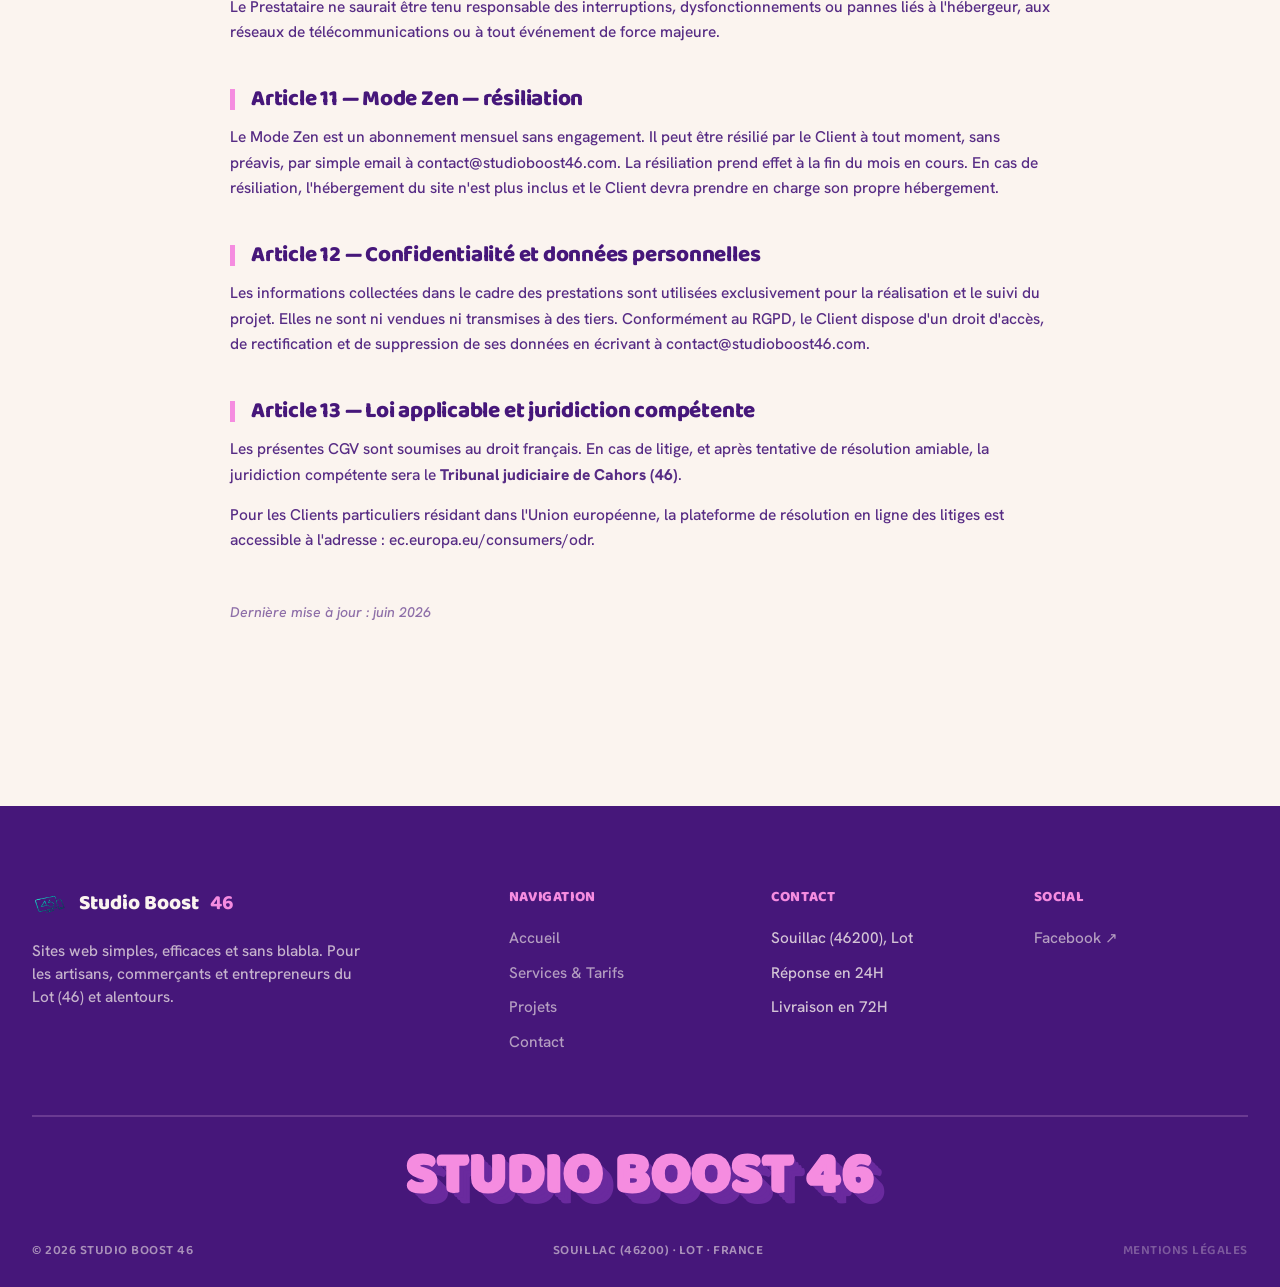
<file: cgv.html>
<!DOCTYPE html>
<html lang="fr">
<head>
<meta charset="UTF-8" />
<meta name="viewport" content="width=device-width, initial-scale=1.0" />
<title>Conditions Générales de Vente — Studio Boost 46</title>
<meta name="description" content="CGV Studio Boost 46 — Barbara Benoît, création de sites web pour artisans et commerçants du Lot (46)." />
<link rel="icon" href="data:image/svg+xml,<svg xmlns='http://www.w3.org/2000/svg' viewBox='0 0 100 100'><text y='.9em' font-size='90'>⚡</text></svg>" />
<link rel="stylesheet" href="style.css" />
<style>
.cgv-hero{padding:60px 0 40px;background:var(--ink);color:var(--cream);text-align:center}
.cgv-hero h1{font-family:var(--font-display);font-weight:800;font-size:clamp(2.4rem,6vw,4.8rem);line-height:.92;letter-spacing:-.01em;color:var(--cream);margin-bottom:18px}
.cgv-hero h1 em{font-style:normal;color:var(--pink)}
.cgv-hero p{font-size:1rem;font-weight:500;opacity:.75;max-width:520px;margin:0 auto}
.cgv-body{padding:72px 0;max-width:820px;margin:0 auto}
.cgv-body h2{font-family:var(--font-display);font-weight:800;font-size:1.4rem;color:var(--ink);margin:44px 0 14px;padding-left:16px;border-left:5px solid var(--pink)}
.cgv-body h2:first-child{margin-top:0}
.cgv-body p{font-size:.97rem;font-weight:500;line-height:1.65;color:var(--ink);margin-bottom:14px;opacity:.9}
.cgv-body ul{margin:10px 0 14px 20px;display:flex;flex-direction:column;gap:8px}
.cgv-body ul li{font-size:.97rem;font-weight:500;line-height:1.5;color:var(--ink);opacity:.9}
.cgv-body strong{font-weight:800;opacity:1}
.cgv-notice{background:var(--yellow);border:3px solid var(--ink);border-radius:16px;padding:18px 22px;margin:24px 0;font-size:.95rem;font-weight:600;line-height:1.5}
</style>
</head>
<body data-screen-label="CGV">
<div class="cursor" id="cursor"></div>

<div class="topbar"><div class="topbar__track">
  <span>LIVRAISON EN 72H CHRONO <i class="spark">✦</i> MODE ZEN : JE GÈRE TOUT <i class="spark">✦</i> SITE 100% RESPONSIVE <i class="spark">✦</i> SOUILLAC · LOT 46 <i class="spark">✦</i></span>
  <span aria-hidden="true">LIVRAISON EN 72H CHRONO <i class="spark">✦</i> MODE ZEN : JE GÈRE TOUT <i class="spark">✦</i> SITE 100% RESPONSIVE <i class="spark">✦</i> SOUILLAC · LOT 46 <i class="spark">✦</i></span>
</div></div>

<nav class="nav" id="nav">
  <div class="container nav__inner">
    <a href="index.html" class="nav__logo"><img src="images/logo.png" alt="" />Studio Boost <strong>46</strong></a>
    <div class="nav__meta"><span>Souillac · 46</span><span>Réponse 24H</span></div>
    <div class="nav__links">
      <a href="index.html">Accueil</a>
      <a href="services.html">Services</a>
      <a href="projets.html">Projets</a>
      <a href="contact.html">Contact</a>
    </div>
    <a href="contact.html" class="nav__cta" data-magnetic>Démarrer →</a>
    <button class="nav__burger" id="burger" aria-label="Menu"><span></span><span></span><span></span></button>
  </div>
</nav>
<div class="mobile-menu" id="mobileMenu">
  <a href="index.html">Accueil</a>
  <a href="services.html">Services</a>
  <a href="projets.html">Projets</a>
  <a href="contact.html">Contact</a>
  <div class="mm-cta"><a href="contact.html" class="btn btn--pink">Démarrer mon projet →</a></div>
  <div class="mm-foot"><span>Souillac (46200) · Lot</span><span>Réponse en 24H · Livraison 72H</span></div>
</div>

<section class="cgv-hero">
  <div class="container">
    <h1>Conditions Générales<br><em>de Vente</em></h1>
    <p>Studio Boost 46 — Barbara Benoît · En vigueur à compter du 1er janvier 2026</p>
  </div>
</section>

<section class="section">
  <div class="container">
    <div class="cgv-body">

      <h2>Article 1 — Identification du prestataire</h2>
      <p>
        <strong>Nom :</strong> Barbara Benoît<br />
        <strong>Enseigne commerciale :</strong> Studio Boost 46<br />
        <strong>Forme juridique :</strong> Entreprise Individuelle (EI)<br />
        <strong>SIRET :</strong> 795 228 428 00020<br />
        <strong>Adresse :</strong> 77 avenue Jean Jaurès, 46200 Souillac, France<br />
        <strong>Email :</strong> <a href="mailto:contact@studioboost46.com">contact@studioboost46.com</a><br />
        <strong>TVA :</strong> Non assujettie à la TVA — Article 293 B du CGI
      </p>

      <h2>Article 2 — Champ d'application</h2>
      <p>Les présentes Conditions Générales de Vente (CGV) s'appliquent à toutes les prestations de services conclues entre Studio Boost 46 (ci-après « le Prestataire ») et toute personne physique ou morale (ci-après « le Client »), qu'il soit professionnel ou particulier.</p>
      <p>Toute commande implique l'acceptation sans réserve des présentes CGV. Le Prestataire se réserve le droit de les modifier à tout moment, la version applicable étant celle en vigueur à la date de la commande.</p>

      <h2>Article 3 — Prestations proposées</h2>
      <p>Studio Boost 46 propose les services suivants :</p>
      <ul>
        <li><strong>Formule Essentiel (290 €)</strong> — création d'un site vitrine 1 page, responsive, avec SEO de base</li>
        <li><strong>Formule Pro (590 €)</strong> — site vitrine 4 à 5 pages, galerie photos, formulaire de contact, SEO optimisé</li>
        <li><strong>Formule Pro+ (890 €)</strong> — formule Pro complétée d'un blog ou d'une boutique simple, paiement en 3 fois disponible</li>
        <li><strong>Mode Zen (29 €/mois)</strong> — maintenance mensuelle, mises à jour de contenu, hébergement professionnel géré, sans engagement de durée</li>
      </ul>
      <p>Les sites sont développés en code sur mesure. Le Client ne disposera pas d'un accès à une interface de gestion (type CMS) pour modifier lui-même le contenu. Les modifications de contenu sont assurées par le Mode Zen ou sur devis ponctuel.</p>

      <h2>Article 4 — Modalités de commande et devis</h2>
      <p>Toute prestation fait l'objet d'un devis préalable, gratuit et sans engagement, établi après un premier échange avec le Client. Le devis est valable 30 jours à compter de sa date d'émission. La commande est considérée ferme à la réception de l'acompte (voir Article 5).</p>

      <h2>Article 5 — Tarifs et modalités de paiement</h2>
      <p><strong>Formules Essentiel et Pro :</strong></p>
      <ul>
        <li>50 % du montant total à la commande (acompte de démarrage)</li>
        <li>50 % à la livraison, une fois le Client satisfait du résultat</li>
      </ul>
      <p><strong>Formule Pro+ :</strong></p>
      <ul>
        <li>Paiement en 3 fois possible : 30 % au démarrage, 35 % à mi-parcours, 35 % à la livraison</li>
      </ul>
      <p><strong>Mode Zen :</strong> facturation mensuelle, résiliable à tout moment sans préavis ni pénalité.</p>
      <p>Les prix s'entendent en euros toutes taxes comprises (TVA non applicable, article 293 B du CGI). Le paiement s'effectue par virement bancaire ou tout autre moyen convenu entre les parties.</p>
      <div class="cgv-notice">⚠️ L'acompte de démarrage est dû avant tout commencement de prestation. Le délai de 72H ne court qu'à partir de la réception de l'acompte ET de l'ensemble des éléments nécessaires (textes, photos, logo, informations).</div>

      <h2>Article 6 — Délai de livraison</h2>
      <p>Le Prestataire s'engage à livrer le site dans un délai de <strong>72 heures ouvrées</strong> à compter de la réception complète de tous les éléments transmis par le Client (textes, photos, logo, informations pratiques) et du règlement de l'acompte.</p>
      <p>Ce délai est donné à titre indicatif. En cas de retard imputable à des circonstances extérieures au contrôle du Prestataire (délais de réponse du Client, éléments incomplets, cas de force majeure), ce délai sera repoussé d'autant.</p>

      <h2>Article 7 — Révisions et ajustements</h2>
      <p>Le Prestataire inclut dans chaque formule un nombre illimité d'allers-retours jusqu'à entière satisfaction du Client, dans le cadre du cahier des charges initial. Toute demande de modification substantielle du périmètre en cours de réalisation fera l'objet d'un avenant tarifaire.</p>

      <h2>Article 8 — Droit de rétractation (Clients particuliers)</h2>
      <p>Conformément à l'article L.221-18 du Code de la consommation, les Clients particuliers (non professionnels) disposent d'un délai de <strong>14 jours calendaires</strong> à compter de la conclusion du contrat pour exercer leur droit de rétractation, sans avoir à justifier de motif.</p>
      <p>Toutefois, en application de l'article L.221-28 du Code de la consommation, le Client particulier qui souhaite que la prestation commence avant l'expiration du délai de rétractation renonce expressément à ce droit en cochant la case correspondante lors de la signature du devis ou de l'acceptation par email. Dans ce cas, si la prestation est totalement exécutée avant la fin du délai de rétractation, le Client perd son droit de rétractation.</p>
      <p>Pour exercer le droit de rétractation, le Client doit notifier sa décision par email à : <a href="mailto:contact@studioboost46.com">contact@studioboost46.com</a>. En cas de rétractation valide avant tout commencement de prestation, l'acompte versé sera intégralement remboursé sous 14 jours.</p>

      <h2>Article 9 — Propriété intellectuelle</h2>
      <p>Le Prestataire conserve les droits de propriété intellectuelle sur les créations réalisées jusqu'au paiement intégral de la prestation. À réception du solde, la pleine propriété du site (code source, design) est transférée au Client, à l'exception des bibliothèques ou ressources tierces soumises à leurs propres licences.</p>
      <p>Le Client garantit être titulaire des droits sur les éléments qu'il transmet (textes, photos, logo). Il dégage le Prestataire de toute responsabilité en cas de violation de droits tiers liée au contenu fourni.</p>
      <p>Studio Boost 46 se réserve le droit de mentionner la réalisation du site à titre de référence, sauf opposition expresse du Client.</p>

      <h2>Article 10 — Responsabilité</h2>
      <p>Le Prestataire s'engage à mettre en œuvre tous les moyens nécessaires à la bonne exécution des prestations. Sa responsabilité est limitée aux dommages directs, à l'exclusion de tout préjudice indirect, perte de chiffre d'affaires ou manque à gagner.</p>
      <p>Le Prestataire ne saurait être tenu responsable des interruptions, dysfonctionnements ou pannes liés à l'hébergeur, aux réseaux de télécommunications ou à tout événement de force majeure.</p>

      <h2>Article 11 — Mode Zen — résiliation</h2>
      <p>Le Mode Zen est un abonnement mensuel sans engagement. Il peut être résilié par le Client à tout moment, sans préavis, par simple email à <a href="mailto:contact@studioboost46.com">contact@studioboost46.com</a>. La résiliation prend effet à la fin du mois en cours. En cas de résiliation, l'hébergement du site n'est plus inclus et le Client devra prendre en charge son propre hébergement.</p>

      <h2>Article 12 — Confidentialité et données personnelles</h2>
      <p>Les informations collectées dans le cadre des prestations sont utilisées exclusivement pour la réalisation et le suivi du projet. Elles ne sont ni vendues ni transmises à des tiers. Conformément au RGPD, le Client dispose d'un droit d'accès, de rectification et de suppression de ses données en écrivant à <a href="mailto:contact@studioboost46.com">contact@studioboost46.com</a>.</p>

      <h2>Article 13 — Loi applicable et juridiction compétente</h2>
      <p>Les présentes CGV sont soumises au droit français. En cas de litige, et après tentative de résolution amiable, la juridiction compétente sera le <strong>Tribunal judiciaire de Cahors (46)</strong>.</p>
      <p>Pour les Clients particuliers résidant dans l'Union européenne, la plateforme de résolution en ligne des litiges est accessible à l'adresse : <a href="https://ec.europa.eu/consumers/odr" target="_blank" rel="noopener">ec.europa.eu/consumers/odr</a>.</p>

      <p style="margin-top:48px;font-size:.88rem;opacity:.6"><em>Dernière mise à jour : juin 2026</em></p>
    </div>
  </div>
</section>

<footer class="footer">
  <div class="container">
    <div class="footer__grid">
      <div class="footer__brand">
        <div class="logo"><img src="images/logo.png" alt="" />Studio Boost <strong>46</strong></div>
        <p>Sites web simples, efficaces et sans blabla. Pour les artisans, commerçants et entrepreneurs du Lot (46) et alentours.</p>
      </div>
      <div class="footer__col"><h5>Navigation</h5><ul><li><a href="index.html">Accueil</a></li><li><a href="services.html">Services & Tarifs</a></li><li><a href="projets.html">Projets</a></li><li><a href="contact.html">Contact</a></li></ul></div>
      <div class="footer__col"><h5>Contact</h5><ul><li>Souillac (46200), Lot</li><li>Réponse en 24H</li><li>Livraison en 72H</li></ul></div>
      <div class="footer__col"><h5>Social</h5><ul><li><a href="https://www.facebook.com/share/1CgiLUQ3th/?mibextid=wwXIfr" target="_blank" rel="noopener">Facebook ↗</a></li></ul></div>
    </div>
  </div>
  <div class="footer__giant">STUDIO BOOST 46</div>
  <div class="container"><div class="footer__bottom"><span>© 2026 Studio Boost 46</span><span>Souillac (46200) · Lot · France</span><a href="mentions-legales.html" style="opacity:.55;color:var(--cream)">Mentions légales</a></div></div>
</footer>

<script src="script.js"></script>
</body>
</html>
</file>
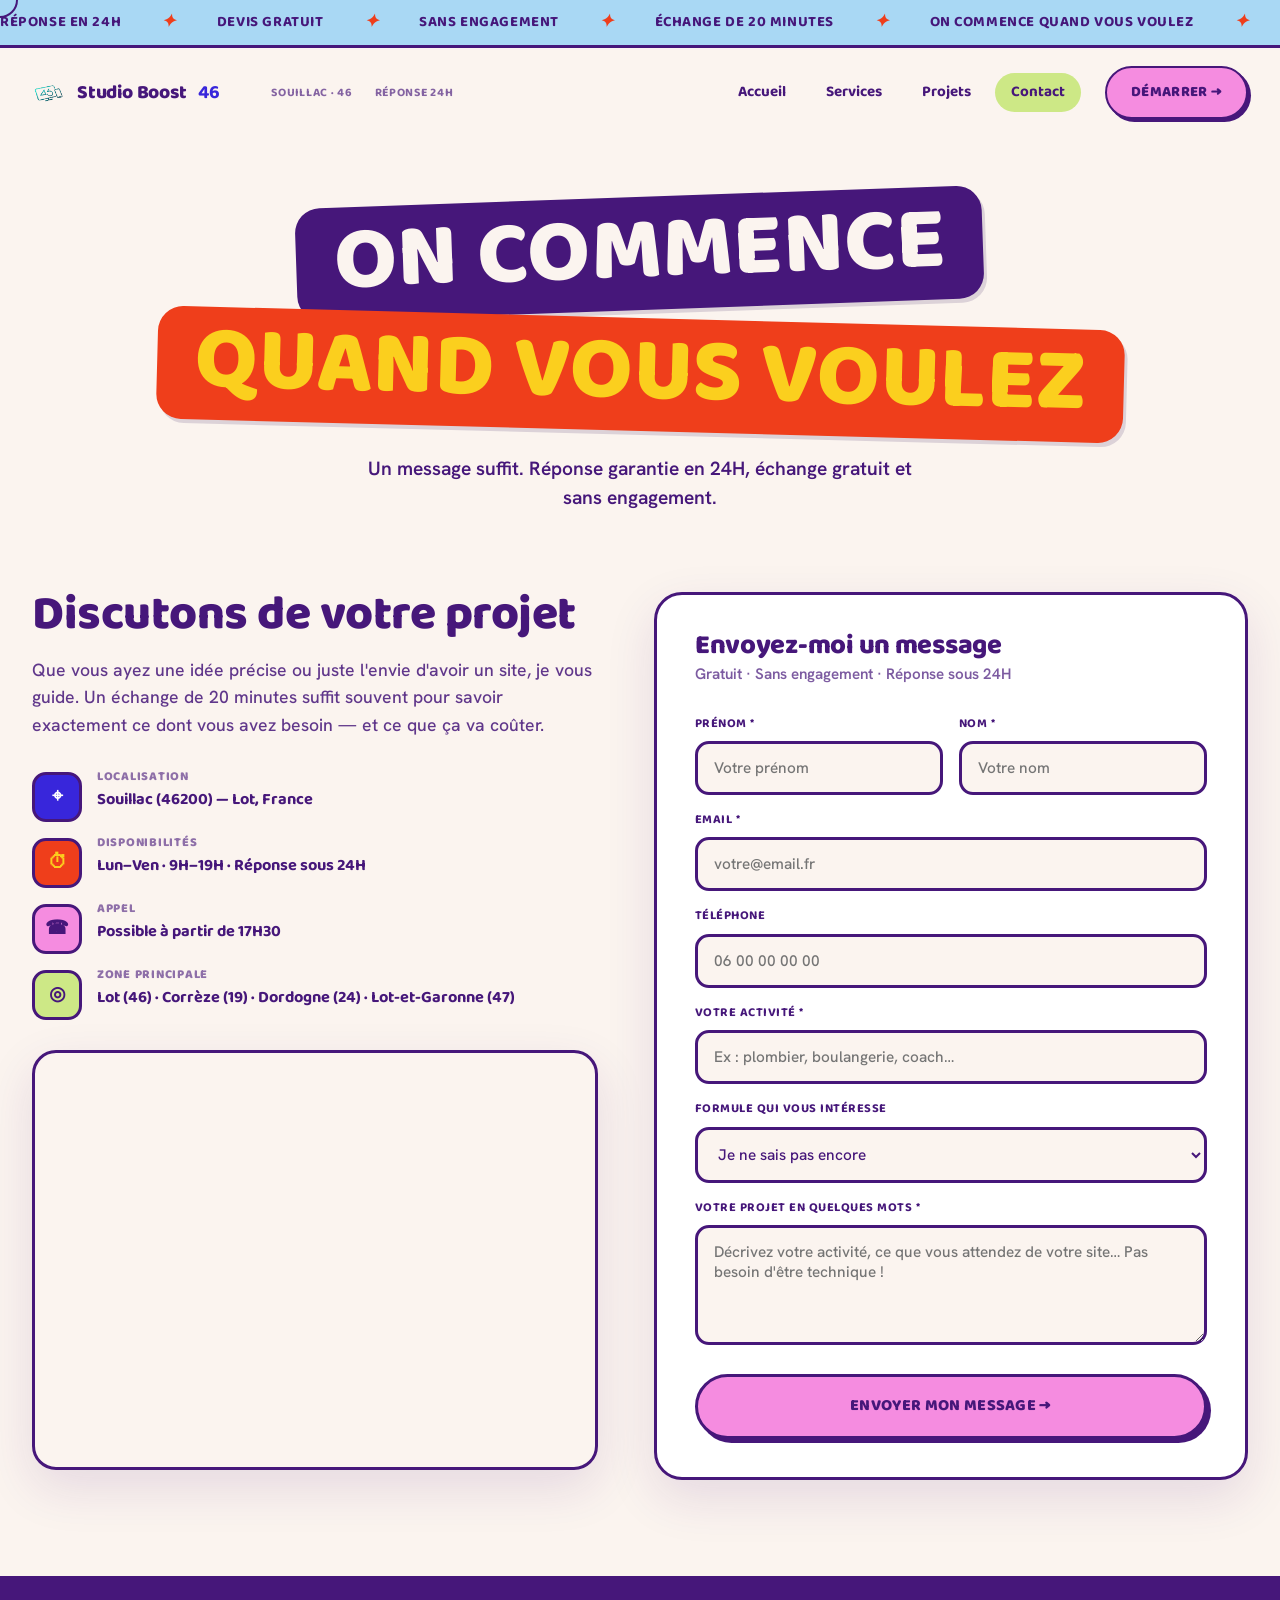
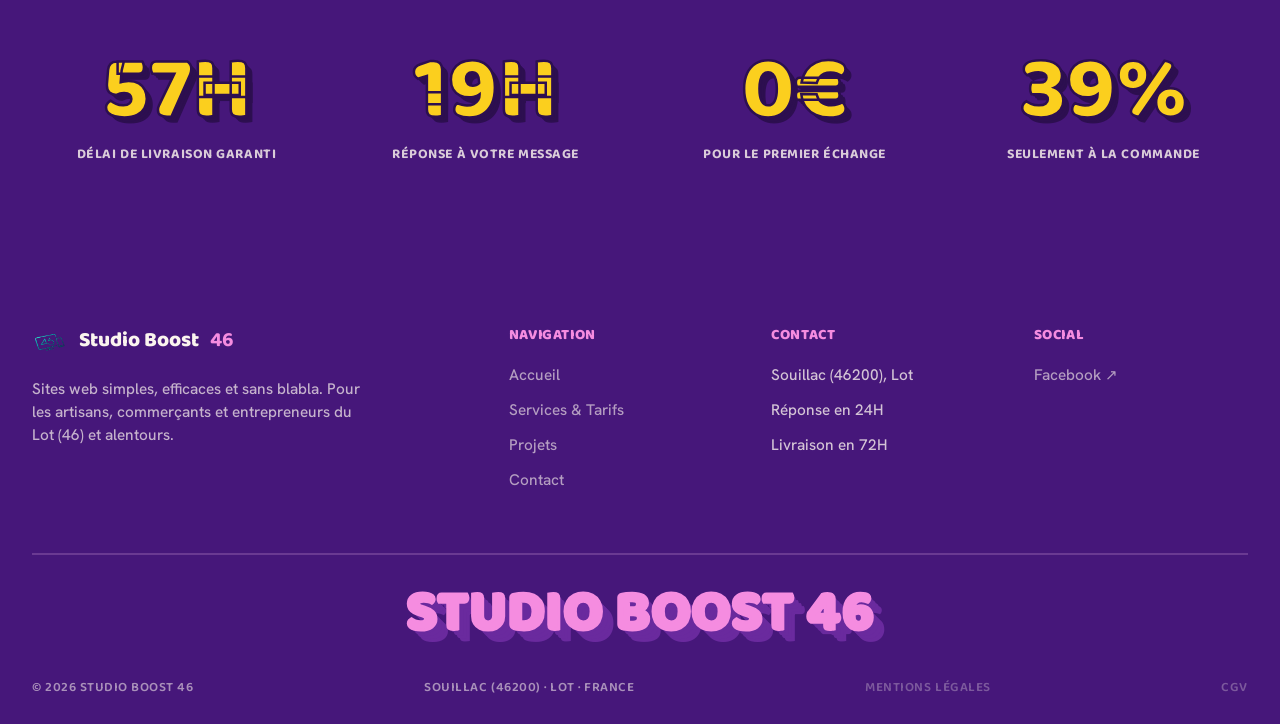
<file: contact.html>
<!DOCTYPE html>
<html lang="fr">
<head>
<meta charset="UTF-8" />
<meta name="viewport" content="width=device-width, initial-scale=1.0" />
<title>Contact — Studio Boost 46 | Souillac, Lot</title>
<meta name="description" content="Contactez Studio Boost 46 pour votre site internet. Basée à Souillac (46), réponse en 24H. Devis gratuit et sans engagement." />
<link rel="icon" href="data:image/svg+xml,<svg xmlns='http://www.w3.org/2000/svg' viewBox='0 0 100 100'><text y='.9em' font-size='90'>⚡</text></svg>" />
<link rel="stylesheet" href="style.css" />
</head>
<body data-screen-label="Contact">
<div class="cursor" id="cursor"></div>

<div class="topbar"><div class="topbar__track">
  <span>RÉPONSE EN 24H <i class="spark">✦</i> DEVIS GRATUIT <i class="spark">✦</i> SANS ENGAGEMENT <i class="spark">✦</i> ÉCHANGE DE 20 MINUTES <i class="spark">✦</i> ON COMMENCE QUAND VOUS VOULEZ <i class="spark">✦</i></span>
  <span aria-hidden="true">RÉPONSE EN 24H <i class="spark">✦</i> DEVIS GRATUIT <i class="spark">✦</i> SANS ENGAGEMENT <i class="spark">✦</i> ÉCHANGE DE 20 MINUTES <i class="spark">✦</i> ON COMMENCE QUAND VOUS VOULEZ <i class="spark">✦</i></span>
</div></div>

<nav class="nav" id="nav">
  <div class="container nav__inner">
    <a href="index.html" class="nav__logo"><img src="images/logo.png" alt="" />Studio Boost <strong>46</strong></a>
    <div class="nav__meta"><span>Souillac · 46</span><span>Réponse 24H</span></div>
    <div class="nav__links">
      <a href="index.html">Accueil</a>
      <a href="services.html">Services</a>
      <a href="projets.html">Projets</a>
      <a href="contact.html" class="active">Contact</a>
    </div>
    <a href="contact.html" class="nav__cta" data-magnetic>Démarrer →</a>
    <button class="nav__burger" id="burger" aria-label="Menu"><span></span><span></span><span></span></button>
  </div>
</nav>
<div class="mobile-menu" id="mobileMenu">
  <a href="index.html">Accueil</a>
  <a href="services.html">Services</a>
  <a href="projets.html">Projets</a>
  <a href="contact.html" class="active">Contact</a>
  <div class="mm-cta"><a href="contact.html" class="btn btn--pink">Démarrer mon projet →</a></div>
  <div class="mm-foot"><span>Souillac (46200) · Lot</span><span>Réponse en 24H · Livraison 72H</span></div>
</div>

<section class="page-hero">
  <div class="page-hero__blob" style="width:260px;height:260px;background:var(--pink);left:-60px;top:0"></div>
  <div class="page-hero__blob" style="width:190px;height:190px;background:var(--lime);right:-30px;top:70px"></div>
  <div class="container">
    <div class="kicker reveal">
      <div class="row"><span class="sticker st-purple" style="transform:rotate(-2deg)">On commence</span></div>
      <div class="row"><span class="sticker st-red" style="transform:rotate(1.5deg)">quand vous voulez</span></div>
    </div>
    <p class="reveal reveal-d2">Un message suffit. Réponse garantie en 24H, échange gratuit et sans engagement.</p>
  </div>
</section>

<section class="section" style="padding-top:50px">
  <div class="container">
    <div class="contact-grid">
      <div class="contact-info reveal">
        <h2>Discutons de votre projet</h2>
        <p class="lead">Que vous ayez une idée précise ou juste l'envie d'avoir un site, je vous guide. Un échange de 20 minutes suffit souvent pour savoir exactement ce dont vous avez besoin — et ce que ça va coûter.</p>
        <div class="cdetails">
          <div class="cdetail"><div class="cdetail__icon i1">⌖</div><div><h4>Localisation</h4><p>Souillac (46200) — Lot, France</p></div></div>
          <div class="cdetail"><div class="cdetail__icon i2">⏱</div><div><h4>Disponibilités</h4><p>Lun–Ven · 9H–19H · Réponse sous 24H</p></div></div>
          <div class="cdetail"><div class="cdetail__icon i3">☎</div><div><h4>Appel</h4><p>Possible à partir de 17H30</p></div></div>
          <div class="cdetail"><div class="cdetail__icon i4">◎</div><div><h4>Zone principale</h4><p>Lot (46) · Corrèze (19) · Dordogne (24) · Lot-et-Garonne (47)</p></div></div>
        </div>
        <div class="map-wrap reveal">
          <iframe src="https://maps.google.com/maps?q=Souillac,46200,Lot,France&output=embed&z=13" title="Souillac, Lot" loading="lazy" referrerpolicy="no-referrer-when-downgrade"></iframe>
        </div>
      </div>

      <div class="reveal reveal-d2">
        <div class="contact-card">
          <h3>Envoyez-moi un message</h3>
          <p class="sub">Gratuit · Sans engagement · Réponse sous 24H</p>
          <form class="contact-form" action="https://formspree.io/f/xojrwbzv" method="POST" novalidate>
            <div class="fg-row">
              <div class="fg"><label>Prénom *</label><input type="text" name="prenom" placeholder="Votre prénom" required /></div>
              <div class="fg"><label>Nom *</label><input type="text" name="nom" placeholder="Votre nom" required /></div>
            </div>
            <div class="fg"><label>Email *</label><input type="email" name="email" placeholder="votre@email.fr" required /></div>
            <div class="fg"><label>Téléphone</label><input type="tel" name="telephone" placeholder="06 00 00 00 00" /></div>
            <div class="fg"><label>Votre activité *</label><input type="text" name="activite" placeholder="Ex : plombier, boulangerie, coach…" required /></div>
            <div class="fg"><label>Formule qui vous intéresse</label>
              <select name="formule">
                <option>Je ne sais pas encore</option>
                <option>Essentiel — 290€ (1 page)</option>
                <option>Pro — 590€ (4-5 pages)</option>
                <option>Pro+ — 890€ (Pro + blog/boutique)</option>
                <option>J'ai besoin de conseils</option>
              </select>
            </div>
            <div class="fg"><label>Votre projet en quelques mots *</label><textarea name="message" placeholder="Décrivez votre activité, ce que vous attendez de votre site… Pas besoin d'être technique !" required></textarea></div>
            <button type="submit" class="btn btn--pink form-submit">Envoyer mon message →</button>
            <div class="form-success">✦ Message bien reçu ! Je vous réponds dans les 24H. À très vite !</div>
          </form>
        </div>
      </div>
    </div>
  </div>
</section>

<section class="section section--purple" style="padding:80px 0">
  <div class="container">
    <div class="stats reveal">
      <div><div class="stat__num" data-count="72" data-suffix="H">0H</div><div class="stat__label">Délai de livraison garanti</div></div>
      <div><div class="stat__num" data-count="24" data-suffix="H">0H</div><div class="stat__label">Réponse à votre message</div></div>
      <div><div class="stat__num" data-count="0" data-suffix="€">0€</div><div class="stat__label">Pour le premier échange</div></div>
      <div><div class="stat__num" data-count="50" data-suffix="%">0%</div><div class="stat__label">Seulement à la commande</div></div>
    </div>
  </div>
</section>

<footer class="footer">
  <div class="container">
    <div class="footer__grid">
      <div class="footer__brand">
        <div class="logo"><img src="images/logo.png" alt="" />Studio Boost <strong>46</strong></div>
        <p>Sites web simples, efficaces et sans blabla. Pour les artisans, commerçants et entrepreneurs du Lot (46) et alentours.</p>
      </div>
      <div class="footer__col"><h5>Navigation</h5><ul><li><a href="index.html">Accueil</a></li><li><a href="services.html">Services & Tarifs</a></li><li><a href="projets.html">Projets</a></li><li><a href="contact.html">Contact</a></li></ul></div>
      <div class="footer__col"><h5>Contact</h5><ul><li>Souillac (46200), Lot</li><li>Réponse en 24H</li><li>Livraison en 72H</li></ul></div>
      <div class="footer__col"><h5>Social</h5><ul><li><a href="https://www.facebook.com/share/1CgiLUQ3th/?mibextid=wwXIfr" target="_blank" rel="noopener">Facebook ↗</a></li></ul></div>
    </div>
  </div>
  <div class="footer__giant">STUDIO BOOST 46</div>
  <div class="container"><div class="footer__bottom"><span>© 2026 Studio Boost 46</span><span>Souillac (46200) · Lot · France</span><a href="mentions-legales.html" style="opacity:.55;color:var(--cream)">Mentions légales</a> <a href="cgv.html" style="opacity:.55;color:var(--cream)">CGV</a></div></div>
</footer>

<script src="script.js"></script>
</body>
</html>
</file>
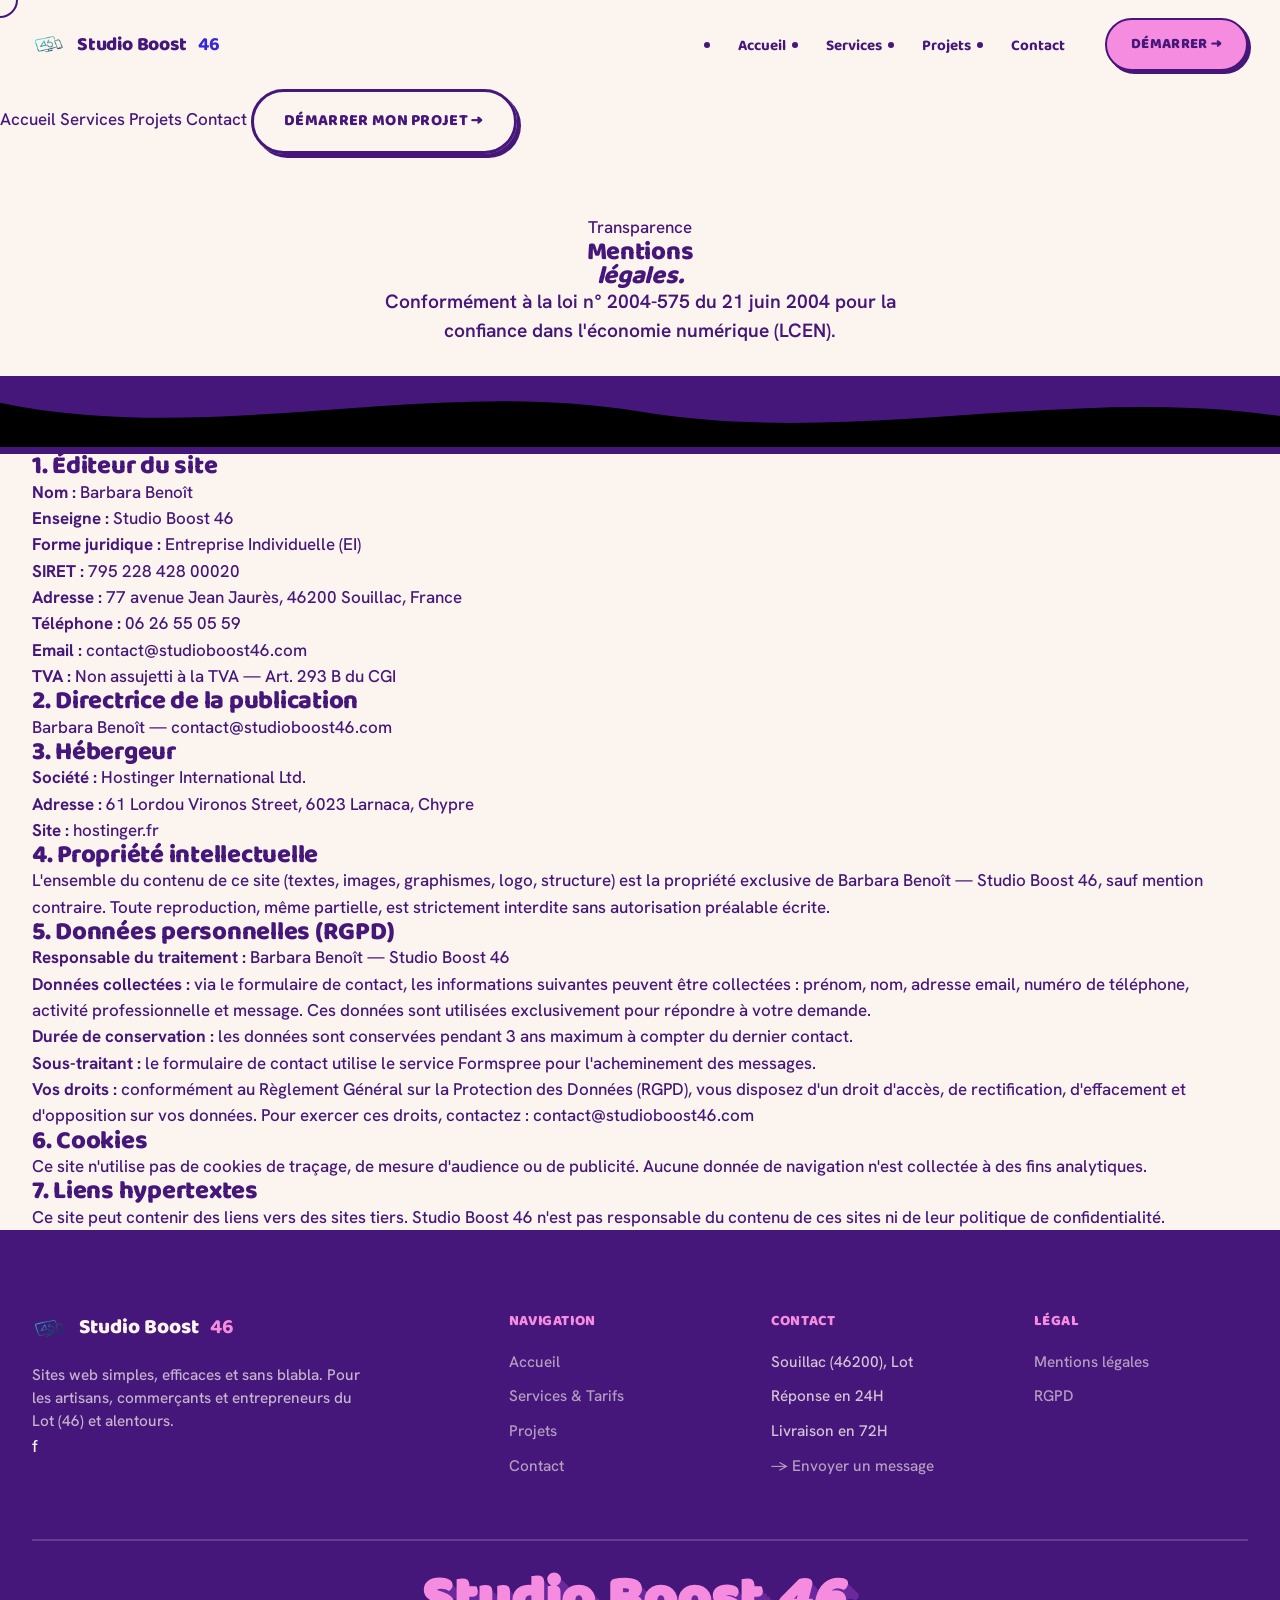
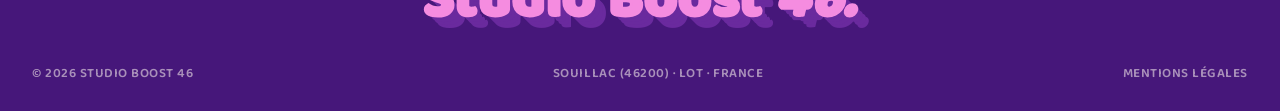
<file: mentions-legales.html>
<!DOCTYPE html>
<html lang="fr">
<head>
  <!-- Google tag (gtag.js) -->
  <script async src="https://www.googletagmanager.com/gtag/js?id=G-YHTVVJS57M"></script>
  <script>window.dataLayer=window.dataLayer||[];function gtag(){dataLayer.push(arguments);}gtag('js',new Date());gtag('config','G-YHTVVJS57M');</script>
  <meta charset="UTF-8" />
  <meta name="viewport" content="width=device-width, initial-scale=1.0" />
  <meta name="description" content="Mentions légales de Studio Boost 46 — Barbara Benoît, entreprise individuelle basée à Souillac (46200), Lot." />
  <title>Mentions légales — Studio Boost 46</title>
  <link rel="stylesheet" href="style.css" />
  <link rel="preconnect" href="https://fonts.googleapis.com">
  <link rel="preconnect" href="https://fonts.gstatic.com" crossorigin>
  <link href="https://fonts.googleapis.com/css2?family=Syne:wght@600;700;800&family=Inter+Tight:wght@400;500;600;700&family=Instrument+Serif:ital@0;1&family=JetBrains+Mono:wght@400;500&display=swap" rel="stylesheet">
  <link rel="icon" href="data:image/svg+xml,<svg xmlns='http://www.w3.org/2000/svg' viewBox='0 0 100 100'><text y='.9em' font-size='90'>⚡</text></svg>" />
  <meta name="robots" content="noindex" />
</head>
<body>

<div class="cursor" id="cursor"></div>

<!-- NAV -->
<nav class="nav is-scrolled" id="nav">
  <div class="container nav__inner">
    <a href="index.html" class="nav__logo">
      <img src="images/logo.webp" alt="Studio Boost 46" />
      Studio Boost <strong>46</strong>
    </a>
    <ul class="nav__links">
      <li><a href="index.html">Accueil</a></li>
      <li><a href="services.html">Services</a></li>
      <li><a href="projets.html">Projets</a></li>
      <li><a href="contact.html">Contact</a></li>
    </ul>
    <a href="contact.html" class="nav__cta">Démarrer →</a>
    <button class="nav__burger" aria-label="Ouvrir le menu"><span></span><span></span><span></span></button>
  </div>
</nav>
<nav class="nav__mobile">
  <a href="index.html">Accueil</a>
  <a href="services.html">Services</a>
  <a href="projets.html">Projets</a>
  <a href="contact.html">Contact</a>
  <a href="contact.html" class="btn btn--teal">Démarrer mon projet →</a>
</nav>

<!-- PAGE HERO -->
<section class="page-hero">
  <div class="page-hero__inner">
    <span class="page-hero__tag">Transparence</span>
    <h1>Mentions<br><em>légales.</em></h1>
    <p>Conformément à la loi n° 2004-575 du 21 juin 2004 pour la confiance dans l'économie numérique (LCEN).</p>
  </div>
</section>

<!-- Wave ink -->
<div class="wave wave-to-ink" style="background:var(--ink);">
  <svg viewBox="0 0 1440 80" preserveAspectRatio="none" xmlns="http://www.w3.org/2000/svg"><path d="M0,30 C240,80 480,0 720,40 C960,80 1200,10 1440,45 L1440,80 L0,80 Z"/></svg>
</div>

<!-- CONTENU LÉGAL -->
<section class="mentions-section">
  <div class="container">
    <div class="mentions-content reveal">

      <div class="mentions-block">
        <h2>1. Éditeur du site</h2>
        <p>
          <strong>Nom :</strong> Barbara Benoît<br />
          <strong>Enseigne :</strong> Studio Boost 46<br />
          <strong>Forme juridique :</strong> Entreprise Individuelle (EI)<br />
          <strong>SIRET :</strong> 795 228 428 00020<br />
          <strong>Adresse :</strong> 77 avenue Jean Jaurès, 46200 Souillac, France<br />
          <strong>Téléphone :</strong> <a href="tel:+33626550559">06 26 55 05 59</a><br />
          <strong>Email :</strong> <a href="mailto:contact@studioboost46.com">contact@studioboost46.com</a><br />
          <strong>TVA :</strong> Non assujetti à la TVA — Art. 293 B du CGI
        </p>
      </div>

      <div class="mentions-block">
        <h2>2. Directrice de la publication</h2>
        <p>Barbara Benoît — <a href="mailto:contact@studioboost46.com">contact@studioboost46.com</a></p>
      </div>

      <div class="mentions-block">
        <h2>3. Hébergeur</h2>
        <p>
          <strong>Société :</strong> Hostinger International Ltd.<br />
          <strong>Adresse :</strong> 61 Lordou Vironos Street, 6023 Larnaca, Chypre<br />
          <strong>Site :</strong> <a href="https://www.hostinger.fr" target="_blank" rel="noopener">hostinger.fr</a>
        </p>
      </div>

      <div class="mentions-block">
        <h2>4. Propriété intellectuelle</h2>
        <p>L'ensemble du contenu de ce site (textes, images, graphismes, logo, structure) est la propriété exclusive de Barbara Benoît — Studio Boost 46, sauf mention contraire. Toute reproduction, même partielle, est strictement interdite sans autorisation préalable écrite.</p>
      </div>

      <div class="mentions-block">
        <h2>5. Données personnelles (RGPD)</h2>
        <p><strong>Responsable du traitement :</strong> Barbara Benoît — Studio Boost 46</p>
        <p><strong>Données collectées :</strong> via le formulaire de contact, les informations suivantes peuvent être collectées : prénom, nom, adresse email, numéro de téléphone, activité professionnelle et message. Ces données sont utilisées exclusivement pour répondre à votre demande.</p>
        <p><strong>Durée de conservation :</strong> les données sont conservées pendant 3 ans maximum à compter du dernier contact.</p>
        <p><strong>Sous-traitant :</strong> le formulaire de contact utilise le service <a href="https://formspree.io" target="_blank" rel="noopener">Formspree</a> pour l'acheminement des messages.</p>
        <p><strong>Vos droits :</strong> conformément au Règlement Général sur la Protection des Données (RGPD), vous disposez d'un droit d'accès, de rectification, d'effacement et d'opposition sur vos données. Pour exercer ces droits, contactez : <a href="mailto:contact@studioboost46.com">contact@studioboost46.com</a></p>
      </div>

      <div class="mentions-block">
        <h2>6. Cookies</h2>
        <p>Ce site n'utilise pas de cookies de traçage, de mesure d'audience ou de publicité. Aucune donnée de navigation n'est collectée à des fins analytiques.</p>
      </div>

      <div class="mentions-block">
        <h2>7. Liens hypertextes</h2>
        <p>Ce site peut contenir des liens vers des sites tiers. Studio Boost 46 n'est pas responsable du contenu de ces sites ni de leur politique de confidentialité.</p>
      </div>

    </div>
  </div>
</section>

<!-- FOOTER -->
<footer class="footer">
  <div class="container">
    <div class="footer__grid">
      <div class="footer__brand">
        <div class="logo"><img src="images/logo.webp" alt="">Studio Boost <strong>46</strong></div>
        <p>Sites web simples, efficaces et sans blabla. Pour les artisans, commerçants et entrepreneurs du Lot (46) et alentours.</p>
        <div class="footer__social">
          <a href="https://www.facebook.com/share/1CuA4sLjBP/?mibextid=wwXIfr" aria-label="Facebook" target="_blank" rel="noopener">f</a>
        </div>
      </div>
      <div class="footer__col">
        <h5>Navigation</h5>
        <ul>
          <li><a href="index.html">Accueil</a></li>
          <li><a href="services.html">Services &amp; Tarifs</a></li>
          <li><a href="projets.html">Projets</a></li>
          <li><a href="contact.html">Contact</a></li>
        </ul>
      </div>
      <div class="footer__col">
        <h5>Contact</h5>
        <ul>
          <li>Souillac (46200), Lot</li>
          <li>Réponse en 24H</li>
          <li>Livraison en 72H</li>
          <li><a href="contact.html">→ Envoyer un message</a></li>
        </ul>
      </div>
      <div class="footer__col">
        <h5>Légal</h5>
        <ul>
          <li><a href="mentions-legales.html">Mentions légales</a></li>
          <li><a href="mentions-legales.html">RGPD</a></li>
        </ul>
      </div>
    </div>
    <div class="footer__giant">Studio Boost <em>46.</em></div>
    <div class="footer__bottom">
      <span>© 2026 Studio Boost 46</span>
      <span>Souillac (46200) · Lot · France</span>
      <span><a href="mentions-legales.html">Mentions légales</a></span>
    </div>
  </div>
</footer>

<script src="script.js?v=2"></script>
</body>
</html>
</file>
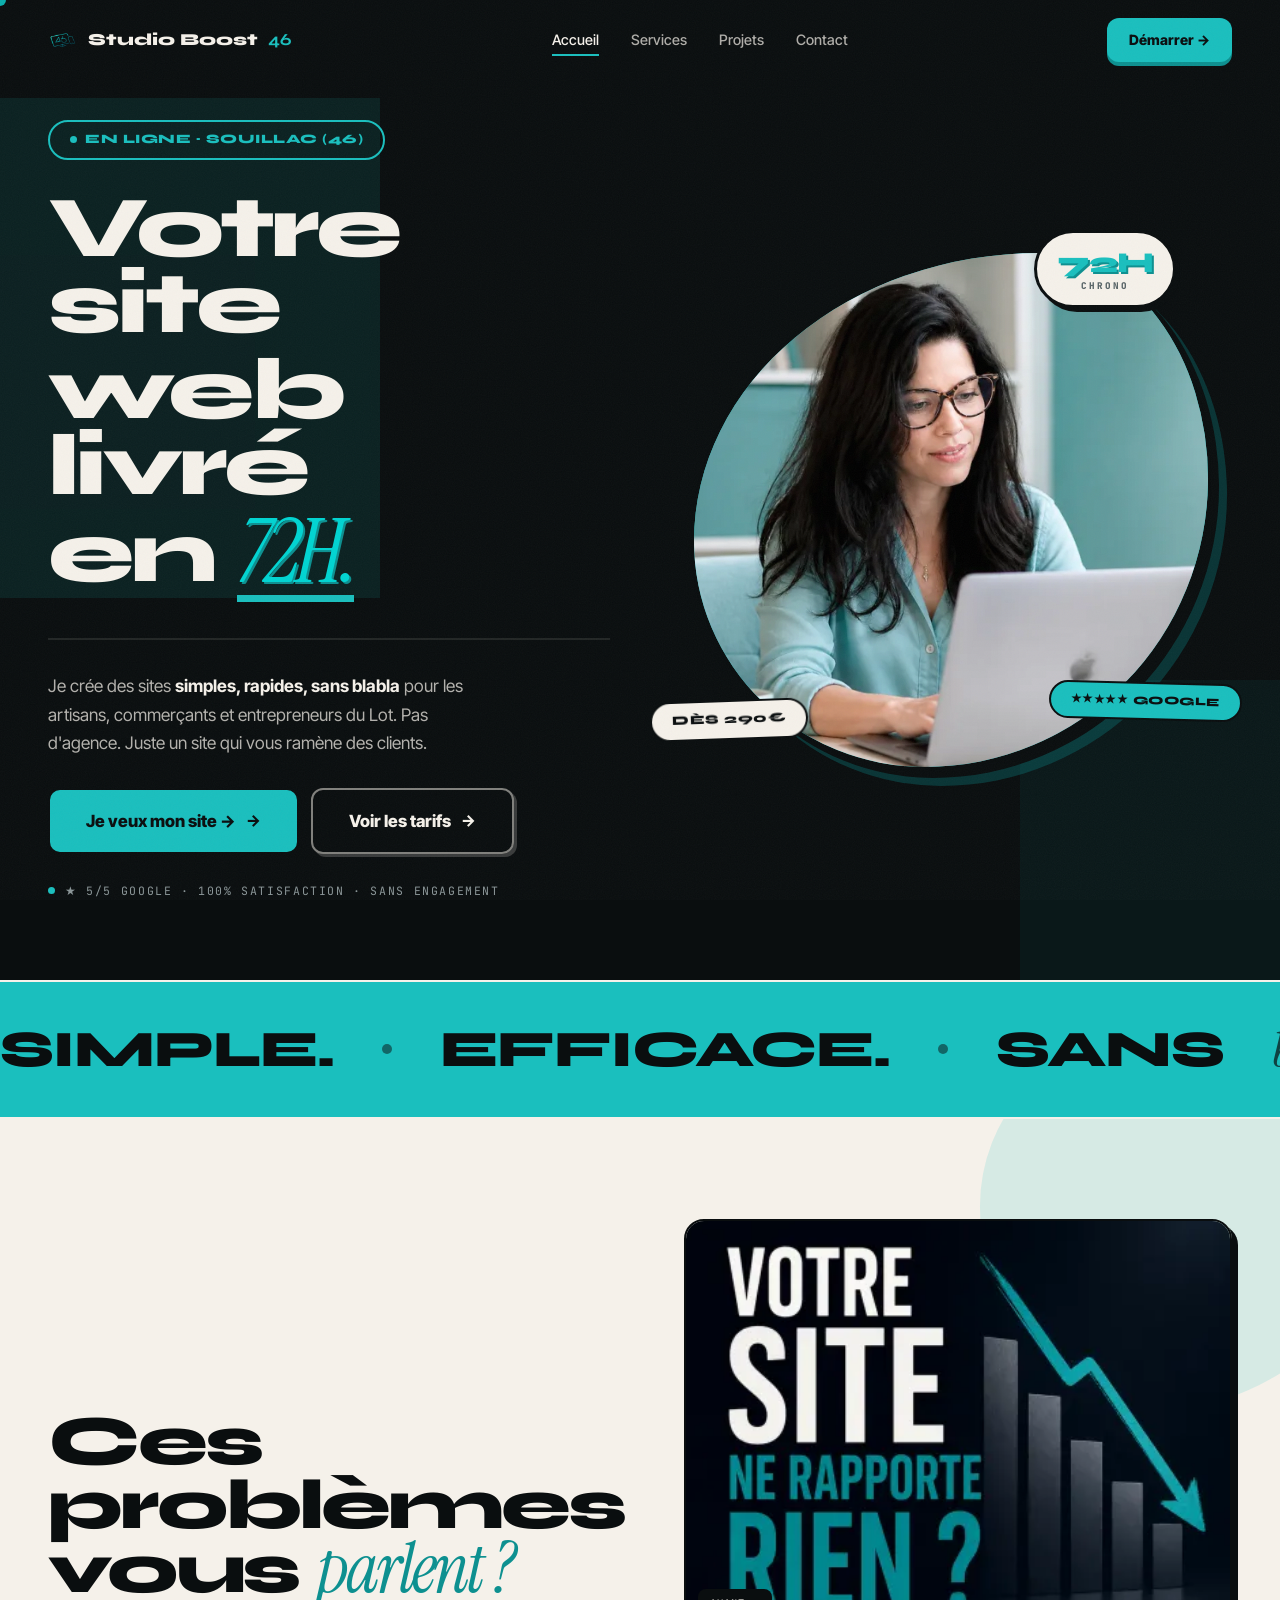
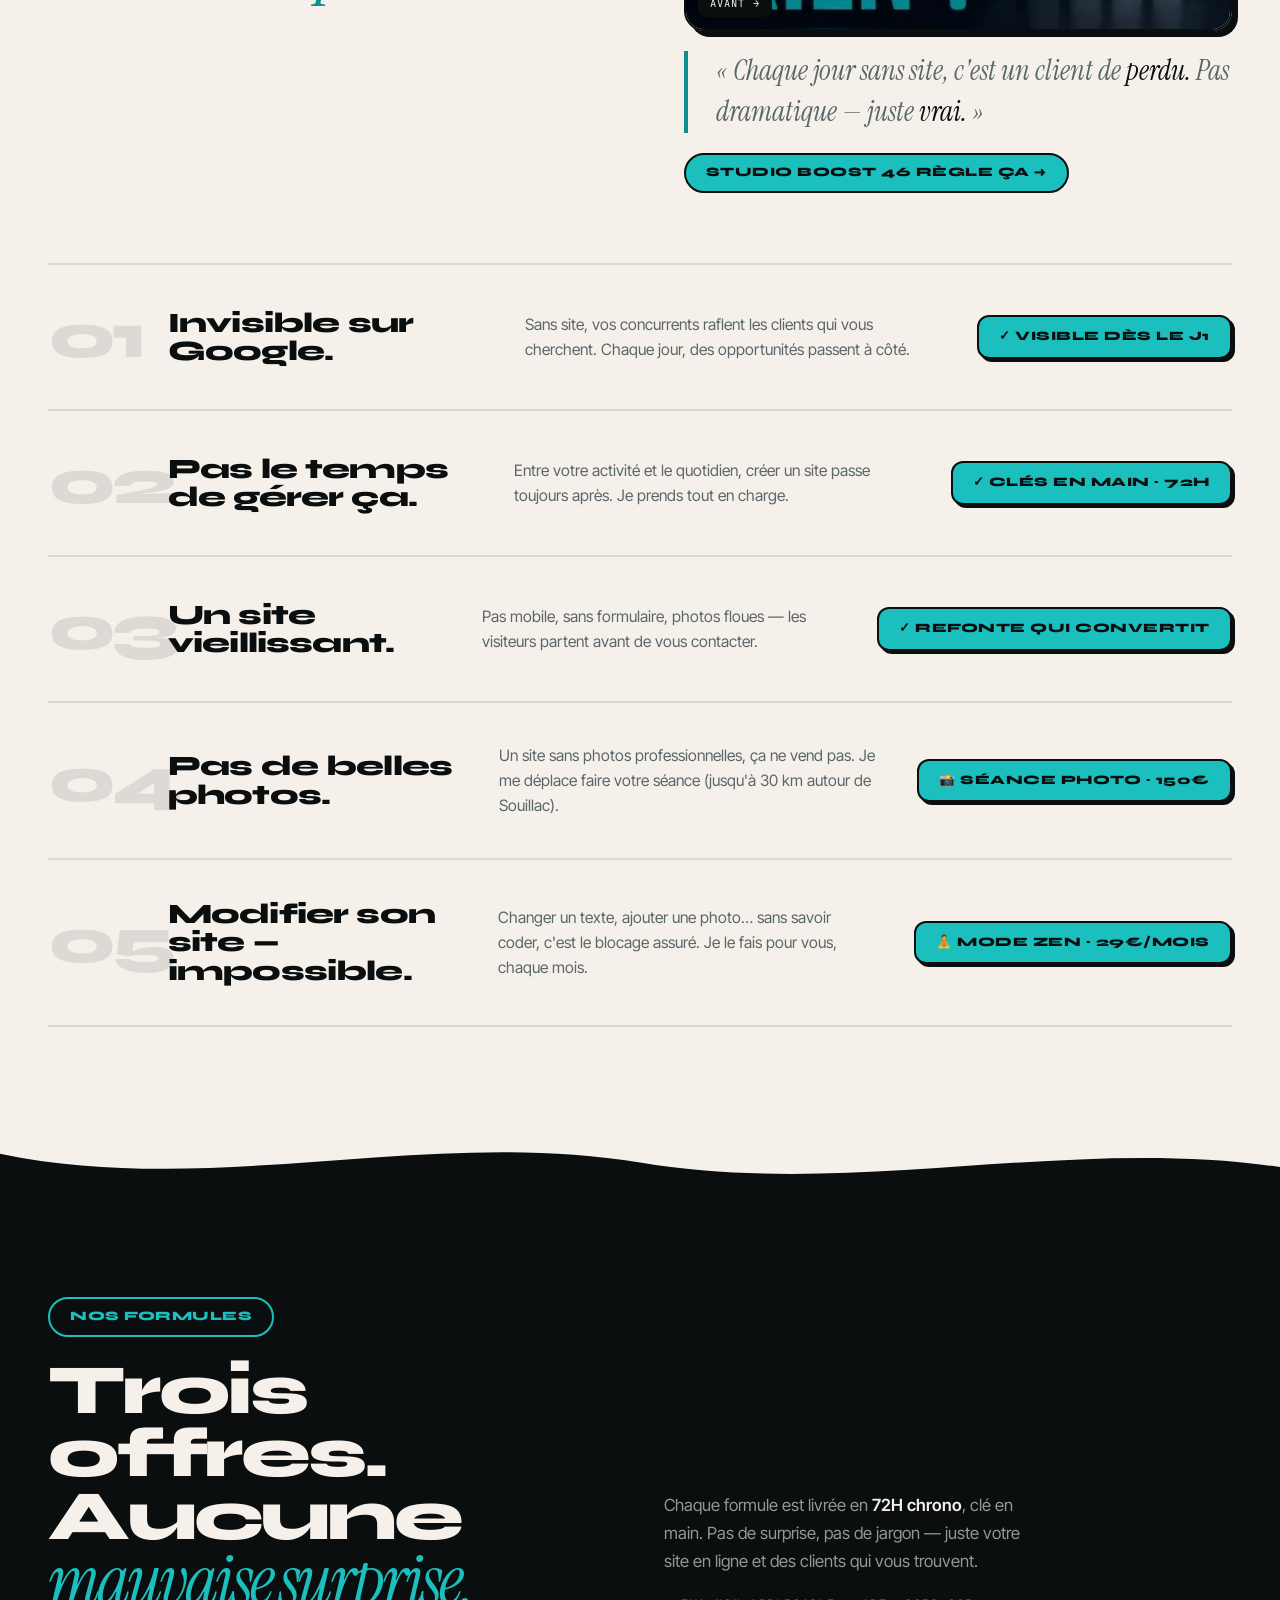
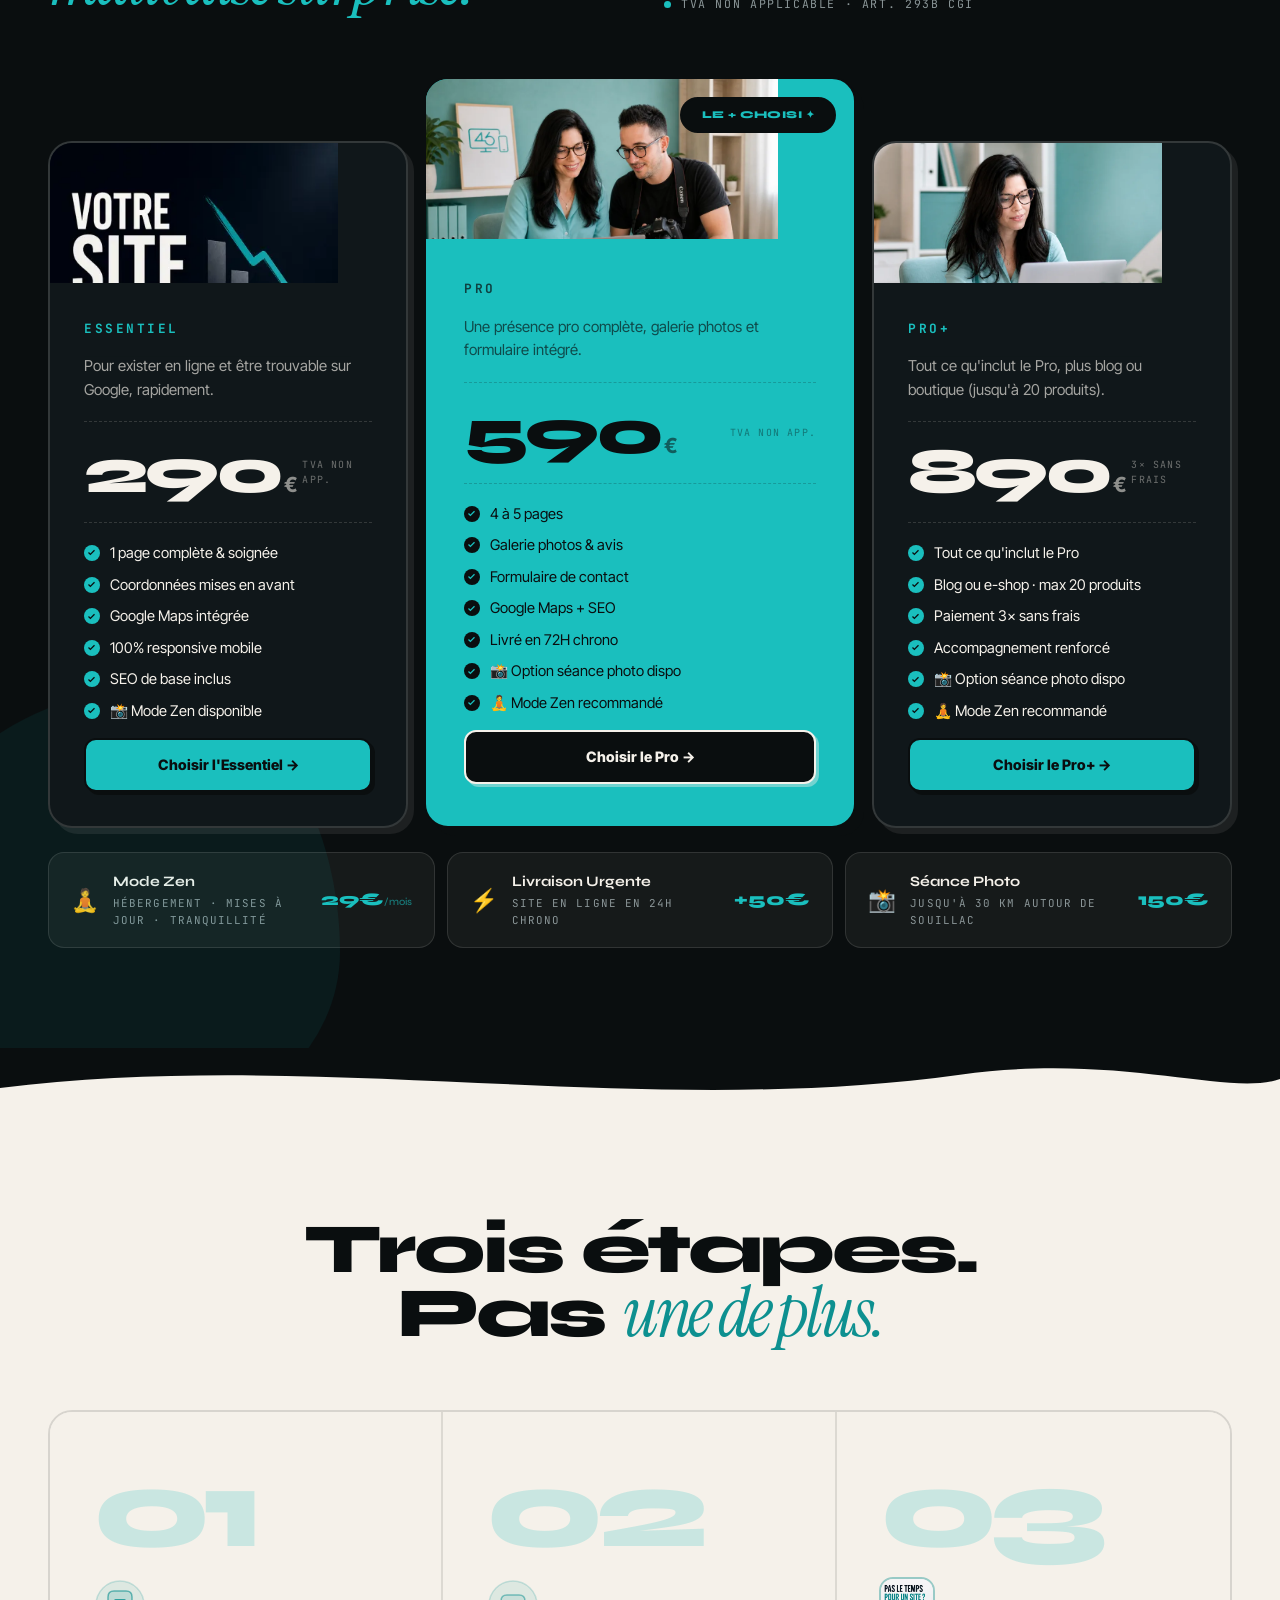
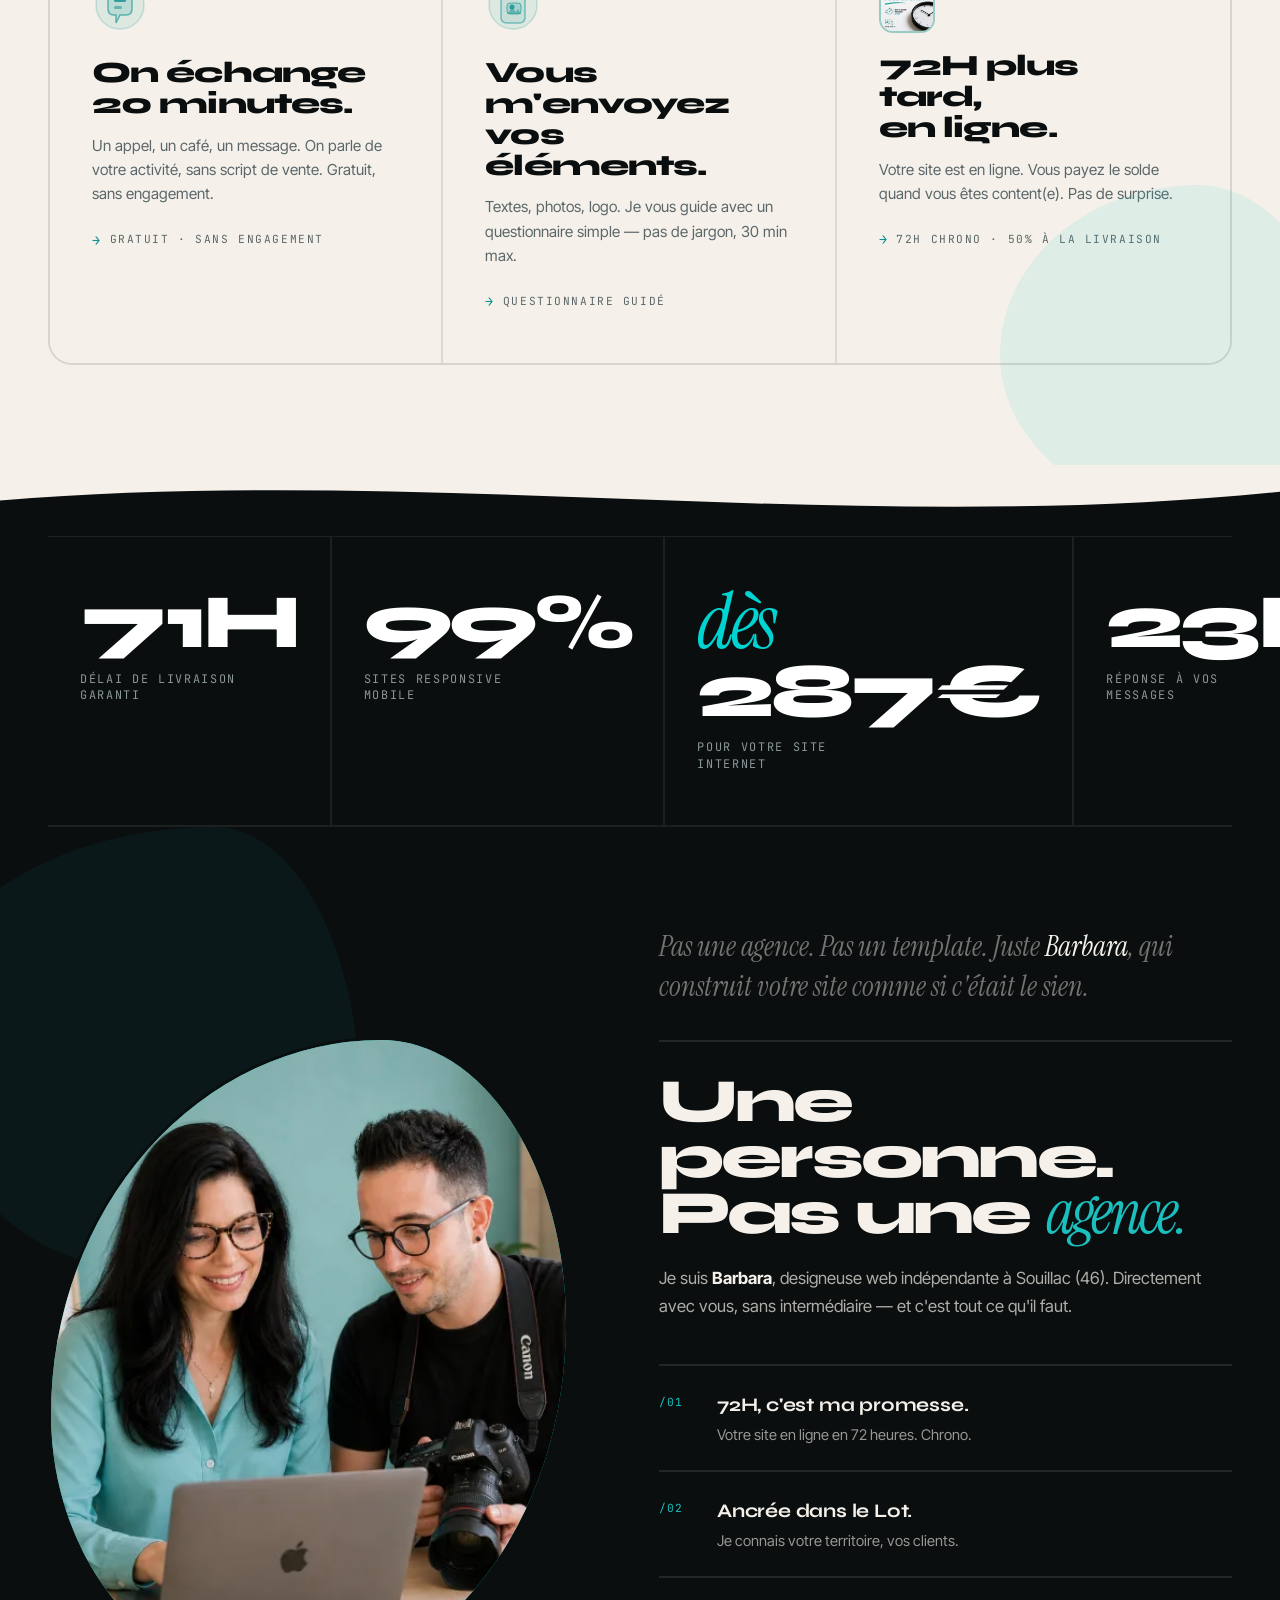
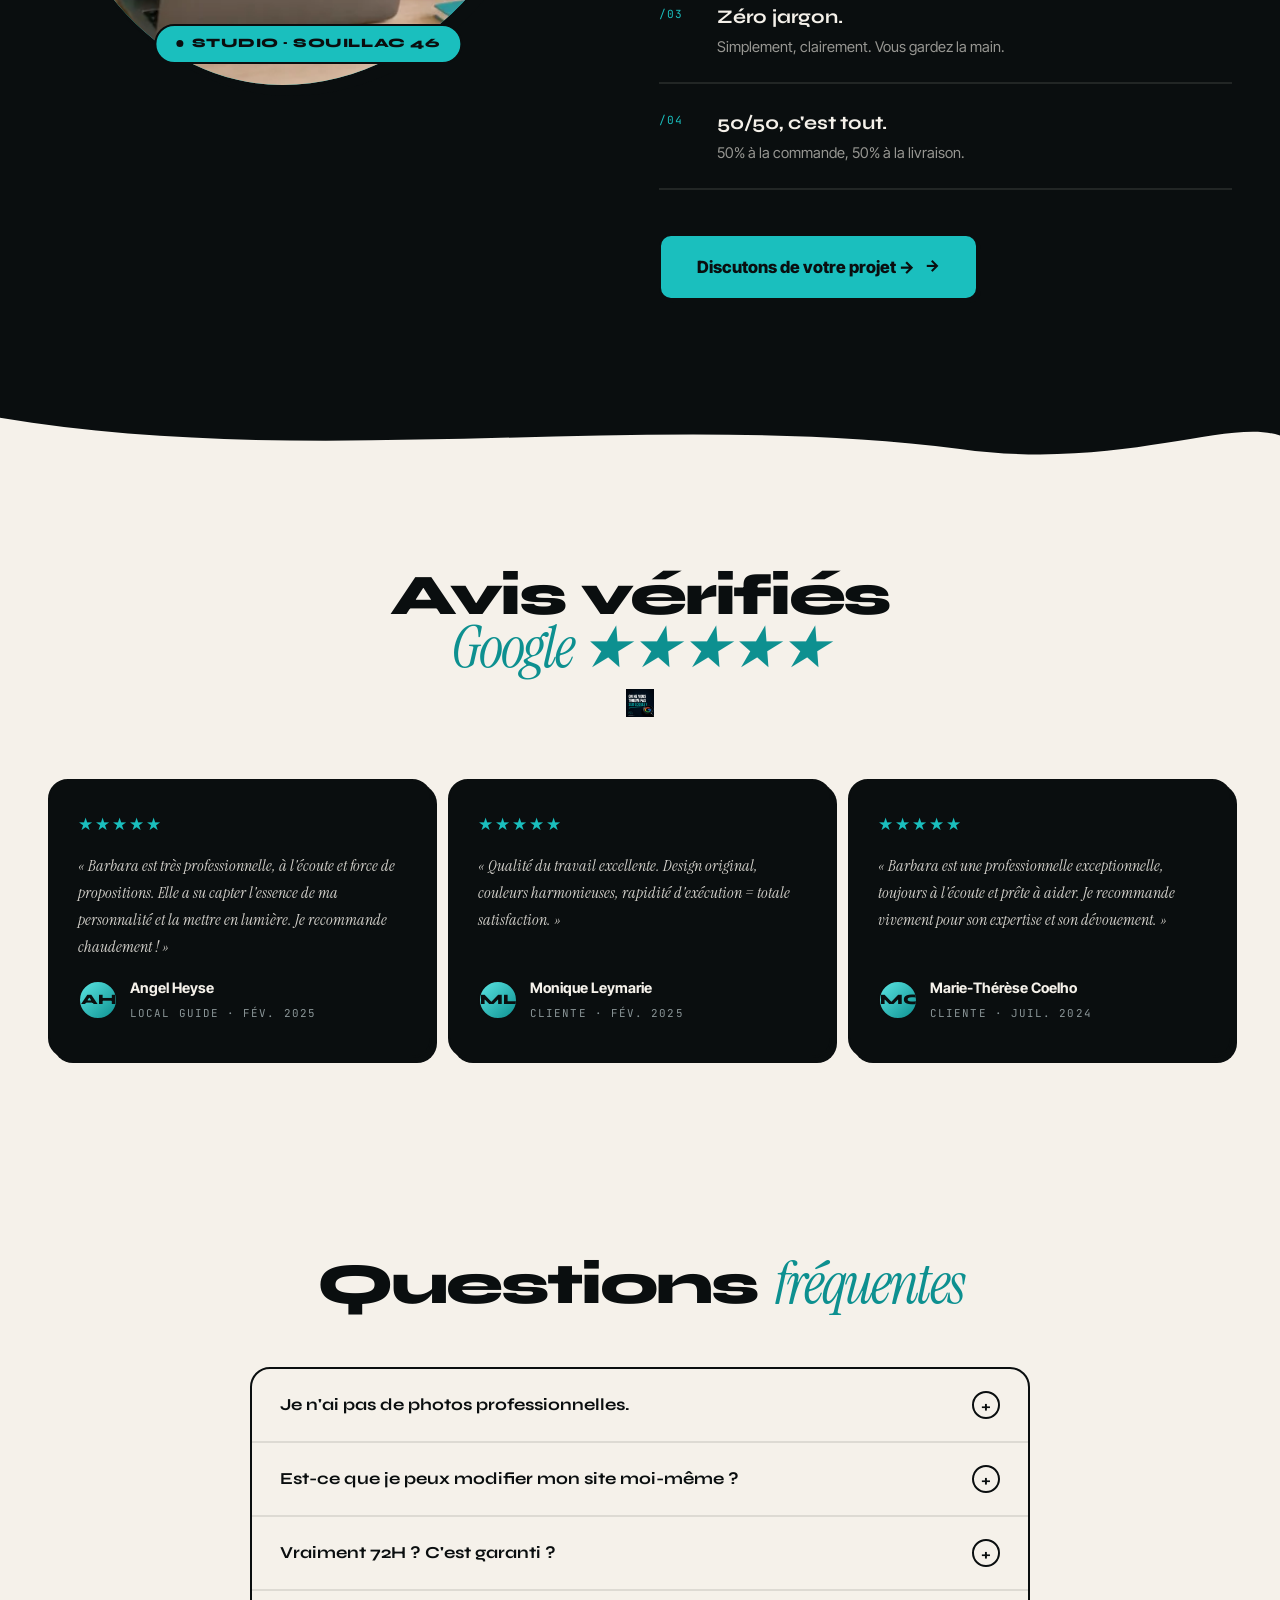
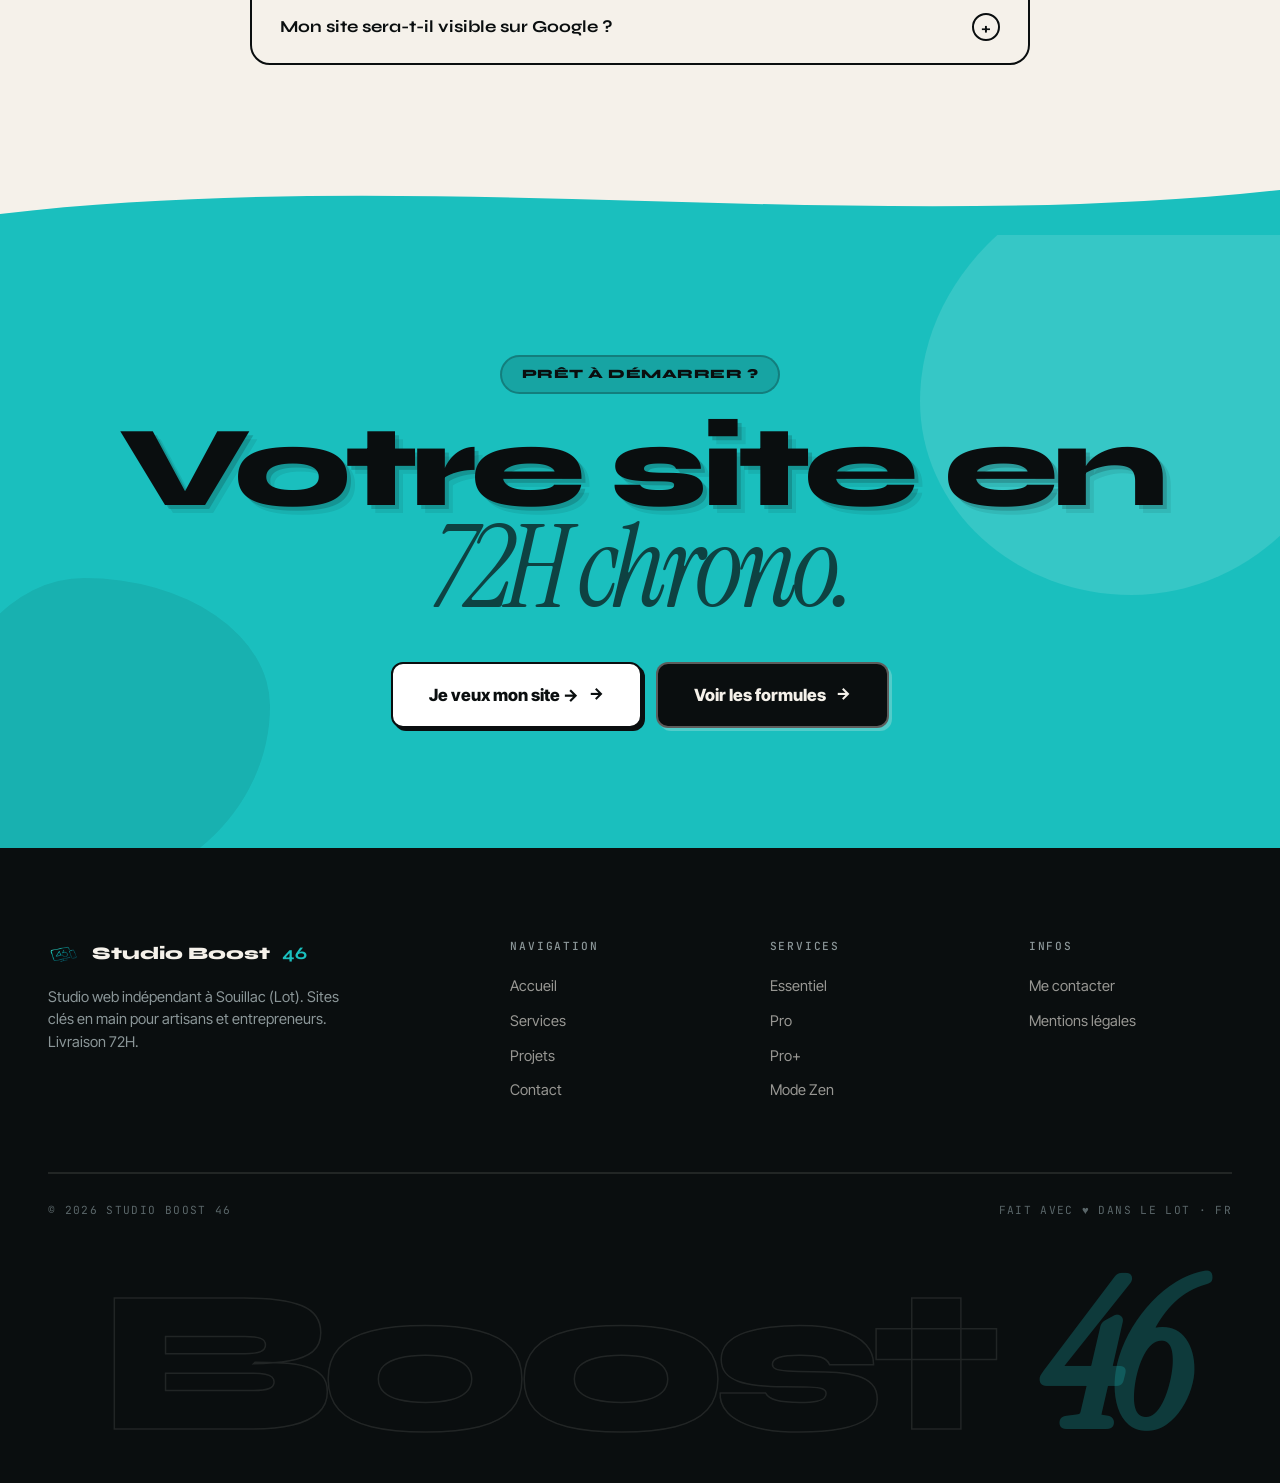
<file: neo-preview.html>
<!DOCTYPE html>
<html lang="fr">
<head>
  <!-- Google tag (gtag.js) -->
  <script async src="https://www.googletagmanager.com/gtag/js?id=G-YHTVVJS57M"></script>
  <script>window.dataLayer=window.dataLayer||[];function gtag(){dataLayer.push(arguments);}gtag('js',new Date());gtag('config','G-YHTVVJS57M');</script>
  <meta charset="UTF-8" />
  <meta name="viewport" content="width=device-width, initial-scale=1.0" />
  <title>Studio Boost 46 — Feastie-Adapted Preview</title>
  <link rel="preconnect" href="https://fonts.googleapis.com">
  <link rel="preconnect" href="https://fonts.gstatic.com" crossorigin>
  <link href="https://fonts.googleapis.com/css2?family=Syne:wght@600;700;800&family=Inter+Tight:wght@400;500;600;700&family=Instrument+Serif:ital@0;1&family=JetBrains+Mono:wght@400;500&display=swap" rel="stylesheet">
  <style>
/* ======================================================
   STUDIO BOOST 46 — Feastie × Studio Neo 2026
   Adapté Feastie : extrusion 3D, badges épais, énergie max
   ====================================================== */
:root {
  --ink:        #0A0E0F;
  --ink-2:      #10171A;
  --ink-3:      #1A2326;
  --cream:      #F5F1EA;
  --cream-2:    #EDE6D8;
  --cream-3:    #E2DACB;
  --teal:       #1ABFBE;
  --teal-vivid: #00D4D2;
  --teal-light: #5BE5E3;
  --teal-pale:  #A8F0EF;
  --teal-dark:  #0D9090;
  --teal-xdark: #086868;
  --white:      #FFFFFF;
  --muted:      #8B9698;
  --muted-2:    #5A6669;
  --line-light: rgba(245,241,234,.1);
  --font-display: 'Syne', sans-serif;
  --font-body:    'Inter Tight', sans-serif;
  --font-serif:   'Instrument Serif', serif;
  --font-mono:    'JetBrains Mono', monospace;
  --ease:     cubic-bezier(.4,0,.2,1);
  --ease-out: cubic-bezier(.2,.7,.2,1);
}
*,*::before,*::after{box-sizing:border-box;margin:0;padding:0;}
html{scroll-behavior:smooth;}
html,body{background:var(--ink);color:var(--cream);font-family:var(--font-body);-webkit-font-smoothing:antialiased;overflow-x:hidden;}
body{font-size:16px;line-height:1.55;}
img{display:block;max-width:100%;}
a{color:inherit;text-decoration:none;}
button{background:none;border:0;font:inherit;color:inherit;cursor:pointer;}
::selection{background:var(--teal);color:var(--ink);}
.container{width:100%;max-width:1380px;margin:0 auto;padding:0 48px;}

/* ── GRAIN ── */
html::after{content:"";position:fixed;inset:0;pointer-events:none;z-index:9990;
  background-image:url("data:image/svg+xml,%3Csvg xmlns='http://www.w3.org/2000/svg' width='300' height='300'%3E%3Cfilter id='n'%3E%3CfeTurbulence type='fractalNoise' baseFrequency='0.88' numOctaves='4' stitchTiles='stitch'/%3E%3C/filter%3E%3Crect width='300' height='300' filter='url(%23n)'/%3E%3C/svg%3E");
  opacity:.038;}

/* ── CURSOR ── */
.cursor{position:fixed;top:0;left:0;width:12px;height:12px;border-radius:50%;background:var(--teal);pointer-events:none;z-index:9999;mix-blend-mode:difference;transform:translate(-50%,-50%);transition:width .3s var(--ease),height .3s var(--ease);}
.cursor.is-hover{width:56px;height:56px;}
@media(max-width:900px){.cursor{display:none;}}

/* ── NAV ── */
.nav{position:fixed;inset:0 0 auto 0;z-index:50;padding:18px 0;transition:background .4s var(--ease),border-color .4s var(--ease);border-bottom:1px solid transparent;}
.nav.is-scrolled{background:rgba(10,14,15,.93);backdrop-filter:blur(24px) saturate(1.3);border-color:var(--line-light);}
.nav__inner{display:flex;align-items:center;justify-content:space-between;gap:24px;}
.nav__logo{display:flex;align-items:center;gap:10px;font-family:var(--font-display);font-weight:800;font-size:1.05rem;}
.nav__logo img{width:30px;height:30px;border-radius:8px;}
.nav__logo strong{color:var(--teal);}
.nav__links{display:flex;gap:32px;list-style:none;font-size:.9rem;font-weight:500;}
.nav__links a{color:var(--cream);opacity:.7;position:relative;padding:6px 0;transition:opacity .3s;}
.nav__links a::after{content:"";position:absolute;left:0;right:0;bottom:-2px;height:2px;background:var(--teal);transform:scaleX(0);transform-origin:left;transition:transform .4s var(--ease);}
.nav__links a:hover,.nav__links a.active{opacity:1;}
.nav__links a:hover::after,.nav__links a.active::after{transform:scaleX(1);}
.nav__cta{display:inline-flex;align-items:center;gap:8px;padding:11px 22px;border-radius:12px;background:var(--teal);color:var(--ink);font-weight:800;font-size:.88rem;box-shadow:0 4px 0 var(--teal-dark);transition:transform .15s,box-shadow .15s;}
.nav__cta:hover{transform:translateY(2px);box-shadow:0 2px 0 var(--teal-dark);}
.nav__cta:active{transform:translateY(4px);box-shadow:none;}
.nav__burger{display:none;flex-direction:column;gap:5px;padding:4px;cursor:pointer;}
.nav__burger span{display:block;width:24px;height:2px;background:var(--cream);border-radius:2px;transition:all .3s;}

/* ── BUTTONS — Feastie flat-offset shadow style ── */
.btn{display:inline-flex;align-items:center;gap:10px;padding:15px 28px;border-radius:12px;font-weight:800;font-size:.95rem;cursor:pointer;border:2.5px solid var(--ink);white-space:nowrap;font-family:var(--font-body);position:relative;transition:background .15s,transform .12s,box-shadow .12s,gap .2s;user-select:none;}
.btn::after{content:"→";font-size:.95em;transition:transform .2s;}
.btn:hover::after{transform:translateX(4px);}
.btn--teal{background:var(--teal);color:var(--ink);border-color:var(--ink);box-shadow:3px 3px 0 var(--ink);}
.btn--teal:hover{transform:translate(-1px,-1px);box-shadow:5px 5px 0 var(--ink);}
.btn--teal:active{transform:translate(3px,3px);box-shadow:none;}
.btn--outline{background:transparent;color:var(--cream);border-color:rgba(245,241,234,.5);box-shadow:3px 3px 0 rgba(245,241,234,.2);}
.btn--outline:hover{transform:translate(-1px,-1px);box-shadow:5px 5px 0 rgba(245,241,234,.3);border-color:var(--cream);}
.btn--outline:active{transform:translate(3px,3px);box-shadow:none;}
.btn--cream{background:var(--white);color:var(--ink);border-color:var(--ink);box-shadow:3px 3px 0 var(--ink);}
.btn--cream:hover{transform:translate(-1px,-1px);box-shadow:5px 5px 0 var(--ink);}
.btn--cream:active{transform:translate(3px,3px);box-shadow:none;}
.btn--ink{background:var(--ink);color:var(--cream);border-color:rgba(245,241,234,.35);box-shadow:3px 3px 0 rgba(245,241,234,.25);}
.btn--ink:hover{transform:translate(-1px,-1px);box-shadow:5px 5px 0 rgba(245,241,234,.35);}
.btn--ink:active{transform:translate(3px,3px);box-shadow:none;}
.btn--lg{padding:18px 36px;font-size:1.05rem;}
.btn--sm{padding:9px 18px;font-size:.82rem;}

/* ── FEASTIE LABEL BADGE (thick border pill) ── */
.label-badge{display:inline-flex;align-items:center;gap:8px;padding:8px 20px;border-radius:100px;font-family:var(--font-display);font-weight:800;font-size:.8rem;letter-spacing:.04em;text-transform:uppercase;border:2.5px solid currentColor;}
.label-badge--teal{background:var(--teal);color:var(--ink);border-color:var(--ink);}
.label-badge--cream{background:var(--cream);color:var(--ink);border-color:var(--ink);}
.label-badge--outline{background:transparent;color:var(--teal);border-color:var(--teal);}
.label-badge--outline-cream{background:transparent;color:var(--cream);border-color:var(--cream);}
.label-badge .dot{width:7px;height:7px;border-radius:50%;background:currentColor;flex-shrink:0;}

/* ── 3D EXTRUDED TEXT (Feastie hero signature) ── */
/* Usage: on a span inside big titles */
.text-3d-teal{
  color:var(--teal);
  /* Multiple shadows for thick extrusion */
  text-shadow:
    2px 2px 0 var(--teal-dark),
    4px 4px 0 var(--teal-xdark),
    6px 6px 0 rgba(13,144,144,.4),
    8px 8px 0 rgba(13,144,144,.15);
}
.text-3d-cream{
  color:var(--cream);
  -webkit-text-stroke:2px var(--ink);
  text-shadow:
    3px 3px 0 var(--ink),
    6px 6px 0 rgba(10,14,15,.3);
}
.text-3d-ink-on-teal{
  color:var(--ink);
  text-shadow:
    2px 2px 0 rgba(10,14,15,.3),
    4px 4px 0 rgba(10,14,15,.15);
}
/* Outline-only text (Feastie uses this for footer logos) */
.text-outline{
  color:transparent;
  -webkit-text-stroke:2px var(--cream);
}

/* ── MORPHING BLOB (organic animated shape) ── */
.morph-blob{
  position:absolute;pointer-events:none;z-index:0;
  animation:morphblob 14s ease-in-out infinite;
}
@keyframes morphblob{
  0%,100%{border-radius:67% 33% 42% 58%/56% 44% 56% 44%;}
  33%{border-radius:42% 58% 67% 33%/44% 56% 44% 56%;}
  66%{border-radius:58% 42% 33% 67%/56% 44% 56% 44%;}
}

/* ── LIVE DOT ── */
.live-dot{width:7px;height:7px;border-radius:50%;background:currentColor;animation:pulse 1.6s infinite;flex-shrink:0;}
@keyframes pulse{0%{box-shadow:0 0 0 0 currentColor;}70%{box-shadow:0 0 0 7px transparent;}100%{box-shadow:0 0 0 0 transparent;}}

/* ── WAVE SVG dividers ── */
.wave{display:block;width:100%;overflow:hidden;line-height:0;margin-bottom:-1px;}
.wave svg{display:block;width:100%;}

/* ── MARQUEE ── */
.marquee{padding:28px 0;border-block:2.5px solid var(--cream);background:var(--teal);overflow:hidden;}
.marquee__track{display:flex;gap:48px;white-space:nowrap;animation:scroll-m 32s linear infinite;font-family:var(--font-display);font-weight:800;font-size:clamp(1.6rem,4vw,3.2rem);letter-spacing:-.02em;color:var(--ink);align-items:center;}
.marquee__track span{display:inline-flex;align-items:center;gap:48px;}
.marquee__track em{font-family:var(--font-serif);font-style:italic;color:var(--ink);font-weight:400;opacity:.7;}
.marquee__dot{width:10px;height:10px;border-radius:50%;background:var(--ink);flex-shrink:0;opacity:.5;}
@keyframes scroll-m{to{transform:translateX(-50%);}}
.marquee--dark{background:var(--ink);border-color:var(--line-light);}
.marquee--dark .marquee__track{color:var(--cream);}
.marquee--dark .marquee__dot{background:var(--teal);opacity:.8;}
.marquee--dark .marquee__track em{color:var(--teal);opacity:1;}
.marquee--rev .marquee__track{animation-direction:reverse;animation-duration:44s;}

/* ── REVEAL ── */
.reveal{opacity:0;transform:translateY(24px);transition:opacity .7s var(--ease-out),transform .7s var(--ease-out);}
.reveal.in{opacity:1;transform:none;}
.reveal-d2{transition-delay:.13s;}
.reveal-d3{transition-delay:.24s;}
.reveal-d4{transition-delay:.35s;}

/* ══════════════════════════════════════════
   HERO — Dark bg, Feastie energy
══════════════════════════════════════════ */
.hero{position:relative;min-height:100vh;padding:120px 0 80px;overflow:hidden;background:var(--ink);}
.hero__blob-1{top:10%;left:-120px;width:500px;height:500px;background:rgba(26,191,190,.1);}
.hero__blob-2{bottom:-60px;right:-100px;width:360px;height:360px;background:rgba(26,191,190,.06);animation-delay:-7s;}
.hero__grid{display:grid;grid-template-columns:1fr 1fr;gap:60px;align-items:center;min-height:calc(100vh - 200px);position:relative;z-index:2;}

/* Title with Feastie 3D extrusion */
.hero__title{font-family:var(--font-display);font-weight:800;font-size:clamp(3.5rem,6.8vw,7.8rem);line-height:.88;letter-spacing:-.045em;}
.hero__title .l{display:block;overflow:hidden;padding:.1em 0 .18em;margin:-.1em 0 -.18em;}
.hero__title .l span{display:inline-block;transform:translateY(130%);animation:rise 1s var(--ease-out) forwards;}
.hero__title .l:nth-child(2) span{animation-delay:.1s;}
.hero__title .l:nth-child(3) span{animation-delay:.22s;}
@keyframes rise{to{transform:translateY(0);}}
/* "72H" = italic teal vivid, lisible */
.hero__title .accent-72{
  font-style:italic;font-family:var(--font-serif);font-weight:400;
  color:var(--teal-vivid);
  text-shadow:2px 2px 0 var(--teal-dark);
}
.hero__title .accent-72::after{content:"";display:block;height:.08em;background:var(--teal);transform-origin:left;animation:underline 1s var(--ease-out) .7s both;transform:scaleX(0);margin-top:.06em;}
@keyframes underline{to{transform:scaleX(1);}}

.hero__body{margin-top:36px;padding-top:32px;border-top:2.5px solid rgba(245,241,234,.1);}
.hero__desc{font-size:1.08rem;line-height:1.65;color:rgba(245,241,234,.72);max-width:450px;margin-bottom:30px;}
.hero__desc strong{color:var(--cream);font-weight:700;}
.hero__actions{display:flex;gap:12px;flex-wrap:wrap;margin-bottom:28px;}
.hero__meta{display:flex;align-items:center;gap:10px;font-family:var(--font-mono);font-size:.72rem;text-transform:uppercase;letter-spacing:.14em;color:var(--muted);}
.hero__meta .live-dot{color:var(--teal);}

/* Right: Organic teal frame with flat-lay illustration */
.hero__right{position:relative;display:flex;align-items:center;justify-content:center;animation:floatin 1.3s var(--ease-out) .3s both;}
@keyframes floatin{from{opacity:0;transform:translateY(32px);}to{opacity:1;transform:none;}}
.hero__frame{
  width:94%;aspect-ratio:1/1;max-width:520px;
  background:var(--teal);
  border-radius:67% 33% 55% 45%/56% 44% 56% 44%;
  border:3px solid var(--ink);
  box-shadow:8px 8px 0 var(--ink),16px 16px 0 rgba(13,144,144,.3);
  display:flex;align-items:center;justify-content:center;
  position:relative;overflow:hidden;
  animation:morphblob 14s ease-in-out infinite;
}
.hero__frame svg{width:88%;height:auto;position:relative;z-index:2;}
.hero__frame img{width:100%;height:100%;object-fit:cover;position:absolute;inset:0;}

/* Floating Feastie-style stickers */
.hero__sticker{position:absolute;z-index:10;}
.hero__sticker--tl{top:-20px;right:10%;animation:floatA 4s ease-in-out infinite;}
.hero__sticker--bl{bottom:30px;left:-20px;animation:floatB 5s ease-in-out infinite;}
.hero__sticker--br{bottom:50px;right:-10px;animation:floatA 3.5s ease-in-out infinite .8s;}
@keyframes floatA{0%,100%{transform:translateY(0);}50%{transform:translateY(-8px);}}
@keyframes floatB{0%,100%{transform:translateY(0) rotate(-2deg);}50%{transform:translateY(-6px) rotate(-2deg);}}

/* Feastie pill-stamp hybrid */
.stamp-pill{
  display:inline-flex;flex-direction:column;align-items:center;justify-content:center;
  padding:14px 20px;border-radius:100px;
  background:var(--cream);color:var(--ink);
  border:3px solid var(--ink);
  box-shadow:4px 4px 0 var(--ink);
  font-family:var(--font-display);font-weight:800;text-align:center;
  line-height:1.1;
}
.stamp-pill__big{font-size:1.8rem;letter-spacing:-.04em;color:var(--teal);
  text-shadow:2px 2px 0 var(--teal-dark);}
.stamp-pill__sub{font-family:var(--font-mono);font-size:.58rem;text-transform:uppercase;letter-spacing:.2em;color:var(--muted-2);margin-top:2px;}

/* ══════════════════════════════════════════
   PAIN — CREAM section, Feastie editorial
══════════════════════════════════════════ */
.pain{background:var(--cream);color:var(--ink);padding:100px 0;position:relative;overflow:hidden;}
.pain::before{content:"";position:absolute;top:-80px;right:-80px;width:380px;height:380px;background:rgba(26,191,190,.14);border-radius:42% 58% 67% 33%/44% 56% 44% 56%;pointer-events:none;animation:morphblob 18s ease-in-out infinite;}
.pain__top{display:grid;grid-template-columns:1fr 1fr;gap:60px;align-items:center;margin-bottom:70px;}
.pain__title{font-family:var(--font-display);font-weight:800;font-size:clamp(2.8rem,5.5vw,5.5rem);line-height:.9;letter-spacing:-.045em;}
.pain__title em{font-style:italic;font-family:var(--font-serif);font-weight:400;color:var(--teal-dark);}
.pain__right{display:flex;flex-direction:column;gap:20px;}
/* Big italic pull-quote — Feastie style */
.pull-quote{font-family:var(--font-serif);font-style:italic;font-size:clamp(1.3rem,2.2vw,1.8rem);line-height:1.45;color:var(--muted-2);padding-left:28px;border-left:4px solid var(--teal-dark);}
.pull-quote strong{color:var(--ink);font-weight:400;}

/* Pain items — horizontal editorial rows */
.pain__items{border-top:2px solid rgba(0,0,0,.1);}
.pain__item{display:grid;grid-template-columns:80px 1fr 1.3fr auto;gap:40px;align-items:center;padding:40px 0;border-bottom:2px solid rgba(0,0,0,.1);transition:padding-left .3s var(--ease-out);}
.pain__item:hover{padding-left:16px;}
.pain__num{font-family:var(--font-display);font-weight:800;font-size:4rem;line-height:1;letter-spacing:-.06em;color:rgba(10,14,15,.1);}
.pain__item-title{font-family:var(--font-display);font-weight:800;font-size:clamp(1.4rem,2.2vw,2rem);line-height:1;letter-spacing:-.03em;}
.pain__item-desc{font-size:.98rem;line-height:1.6;color:var(--muted-2);}
/* Feastie tag — bold pill with thick border */
.pain__tag{display:inline-flex;align-items:center;gap:8px;padding:10px 20px;background:var(--teal);color:var(--ink);border-radius:12px;border:2.5px solid var(--ink);box-shadow:3px 3px 0 var(--ink);font-family:var(--font-display);font-weight:800;font-size:.8rem;text-transform:uppercase;letter-spacing:.04em;width:fit-content;white-space:nowrap;}

/* ══════════════════════════════════════════
   PRICING — Dark, Feastie "menu" energy
══════════════════════════════════════════ */
.pricing-section{background:var(--ink);padding:100px 0;position:relative;overflow:hidden;}
.pricing-section::before{content:"";position:absolute;left:-100px;bottom:-80px;width:440px;height:440px;background:rgba(26,191,190,.07);border-radius:58% 42% 44% 56%/50% 60% 40% 50%;pointer-events:none;animation:morphblob 20s ease-in-out infinite reverse;}
.pricing__head{display:grid;grid-template-columns:1fr 1fr;gap:48px;align-items:end;margin-bottom:64px;}
.pricing__title{font-family:var(--font-display);font-weight:800;font-size:clamp(2.8rem,5.5vw,5.5rem);line-height:.9;letter-spacing:-.045em;}
.pricing__title em{font-style:italic;font-family:var(--font-serif);font-weight:400;color:var(--teal);}
.pricing__head-desc{font-size:1.05rem;line-height:1.65;color:rgba(245,241,234,.6);max-width:380px;}
.pricing__head-desc strong{color:var(--cream);font-weight:600;}
.pricing{display:grid;grid-template-columns:1fr 1.2fr 1fr;gap:16px;align-items:end;}
/* 3D Feastie cards — thick border + flat shadow */
.pcard{border-radius:24px;padding:40px 34px 34px;position:relative;display:flex;flex-direction:column;gap:16px;overflow:hidden;border:2.5px solid;transition:transform .4s var(--ease-out),box-shadow .4s var(--ease-out);}
.pcard--side{background:var(--ink-2);color:var(--cream);border-color:rgba(245,241,234,.15);box-shadow:6px 6px 0 rgba(245,241,234,.08);}
.pcard--side:hover{transform:translate(-2px,-4px);box-shadow:8px 10px 0 rgba(245,241,234,.1);}
.pcard--hero{background:var(--teal);color:var(--ink);border-color:var(--ink);box-shadow:8px 8px 0 var(--ink);padding:52px 38px 42px;}
.pcard--hero:hover{transform:translate(-3px,-6px);box-shadow:11px 14px 0 var(--ink);}
.pcard__badge{position:absolute;top:18px;right:18px;}
.pcard__name{font-family:var(--font-mono);font-weight:700;font-size:.8rem;letter-spacing:.2em;text-transform:uppercase;color:var(--teal);}
.pcard--hero .pcard__name{color:var(--ink);opacity:.7;}
.pcard__desc{font-size:.94rem;line-height:1.55;opacity:.65;min-height:46px;}
.pcard__price{display:flex;align-items:baseline;gap:4px;padding:18px 0;border-top:1.5px dashed rgba(245,241,234,.15);border-bottom:1.5px dashed rgba(245,241,234,.15);margin:4px 0;}
.pcard--hero .pcard__price{border-color:rgba(10,14,15,.2);}
.pcard__price strong{font-family:var(--font-display);font-weight:800;font-size:4rem;line-height:1;letter-spacing:-.05em;}
.pcard__price small{font-size:1.3rem;font-weight:700;opacity:.55;}
.pcard__price .from{font-family:var(--font-mono);font-size:.62rem;text-transform:uppercase;letter-spacing:.12em;opacity:.4;margin-left:auto;align-self:center;}
.pcard__features{list-style:none;display:flex;flex-direction:column;gap:11px;flex:1;}
.pcard__features li{display:flex;align-items:flex-start;gap:10px;font-size:.92rem;line-height:1.4;}
.pcard__features li::before{content:"";width:16px;height:16px;border-radius:50%;flex-shrink:0;margin-top:2px;
  background:var(--teal) url("data:image/svg+xml;utf8,<svg xmlns='http://www.w3.org/2000/svg' viewBox='0 0 24 24' fill='none' stroke='%230A0E0F' stroke-width='3.5'><path d='M4 12l5 5L20 6'/></svg>") center/58% no-repeat;}
.pcard--hero .pcard__features li::before{background-color:var(--ink);background-image:url("data:image/svg+xml;utf8,<svg xmlns='http://www.w3.org/2000/svg' viewBox='0 0 24 24' fill='none' stroke='%231ABFBE' stroke-width='3.5'><path d='M4 12l5 5L20 6'/></svg>");}
/* 3D CTA on card */
.pcard__cta{display:inline-flex;align-items:center;justify-content:center;gap:8px;padding:14px 22px;border-radius:12px;font-weight:800;font-size:.9rem;font-family:var(--font-body);border:2.5px solid;transition:transform .12s,box-shadow .12s;}
.pcard--side .pcard__cta{background:var(--teal);color:var(--ink);border-color:var(--ink);box-shadow:3px 3px 0 var(--ink);}
.pcard--side .pcard__cta:hover{transform:translate(-1px,-1px);box-shadow:4px 4px 0 var(--ink);}
.pcard--hero .pcard__cta{background:var(--ink);color:var(--cream);border-color:var(--cream);box-shadow:3px 3px 0 rgba(245,241,234,.4);}
.pcard--hero .pcard__cta:hover{transform:translate(-1px,-1px);box-shadow:4px 4px 0 rgba(245,241,234,.4);}
.pricing__foot{text-align:center;margin-top:32px;font-family:var(--font-mono);font-size:.78rem;letter-spacing:.06em;color:var(--muted);text-transform:uppercase;}
.pricing__foot strong{color:var(--teal);}
/* Photos sur les cartes */
.pcard__photo{width:calc(100% + 68px);margin:-40px -34px 20px;height:140px;object-fit:cover;object-position:center top;}
.pcard--hero .pcard__photo{width:calc(100% + 76px);margin:-52px -38px 24px;height:160px;}
/* Options tarifaires */
.pricing__options{display:grid;grid-template-columns:repeat(3,1fr);gap:12px;margin-top:24px;}
.pricing__opt{background:rgba(245,241,234,.05);border:1.5px solid rgba(245,241,234,.12);border-radius:16px;padding:18px 22px;display:flex;align-items:center;gap:14px;}
.pricing__opt-icon{font-size:1.4rem;flex-shrink:0;}
.pricing__opt-label{font-family:var(--font-display);font-weight:700;font-size:.9rem;color:var(--cream);}
.pricing__opt-sub{font-family:var(--font-mono);font-size:.68rem;text-transform:uppercase;letter-spacing:.1em;color:var(--muted);margin-top:2px;}
.pricing__opt-price{margin-left:auto;font-family:var(--font-display);font-weight:800;font-size:1.1rem;color:var(--teal);white-space:nowrap;}
/* FAQ */
.faq{background:var(--cream);color:var(--ink);padding:100px 0;}
.faq__head{text-align:center;margin-bottom:56px;}
.faq__title{font-family:var(--font-display);font-weight:800;font-size:clamp(2.4rem,4.5vw,4.5rem);line-height:.9;letter-spacing:-.04em;margin-bottom:12px;}
.faq__title em{font-style:italic;font-family:var(--font-serif);font-weight:400;color:var(--teal-dark);}
.faq__list{max-width:780px;margin:0 auto;display:flex;flex-direction:column;gap:0;border:2.5px solid var(--ink);border-radius:20px;overflow:hidden;}
.faq__item{border-bottom:2px solid rgba(10,14,15,.1);}
.faq__item:last-child{border-bottom:0;}
.faq__q{width:100%;display:flex;align-items:center;justify-content:space-between;gap:20px;padding:22px 28px;font-family:var(--font-display);font-weight:700;font-size:1.05rem;cursor:pointer;background:transparent;text-align:left;transition:background .2s;}
.faq__q:hover{background:rgba(26,191,190,.06);}
.faq__q-icon{width:28px;height:28px;border-radius:50%;border:2px solid var(--ink);display:grid;place-items:center;flex-shrink:0;font-size:1.1rem;transition:transform .3s,background .2s;}
.faq__item.open .faq__q-icon{transform:rotate(45deg);background:var(--teal);border-color:var(--teal);}
.faq__a{max-height:0;overflow:hidden;transition:max-height .4s ease,padding .3s;}
.faq__item.open .faq__a{max-height:400px;padding:0 28px 24px;}
.faq__a p{font-size:.98rem;line-height:1.7;color:rgba(10,14,15,.7);}
.faq__a strong{color:var(--ink);}
.faq__a .faq__tag{display:inline-flex;align-items:center;gap:6px;margin-top:12px;padding:7px 16px;background:var(--teal);color:var(--ink);border-radius:100px;font-family:var(--font-display);font-weight:800;font-size:.75rem;text-transform:uppercase;border:2px solid var(--ink);}

/* ══════════════════════════════════════════
   PROCESS — Cream bg, cookbook style
══════════════════════════════════════════ */
.process{background:var(--cream);color:var(--ink);padding:100px 0;position:relative;overflow:hidden;}
.process::after{content:"";position:absolute;right:-60px;bottom:-60px;width:340px;height:340px;background:rgba(26,191,190,.1);border-radius:58% 42% 33% 67%/50% 60% 40% 50%;pointer-events:none;animation:morphblob 16s ease-in-out infinite;}
.process__head{text-align:center;margin-bottom:64px;}
.process__title{font-family:var(--font-display);font-weight:800;font-size:clamp(2.8rem,5.5vw,5.5rem);line-height:.9;letter-spacing:-.045em;}
.process__title em{font-style:italic;font-family:var(--font-serif);font-weight:400;color:var(--teal-dark);}
.process__grid{display:grid;grid-template-columns:repeat(3,1fr);gap:0;border:2.5px solid rgba(0,0,0,.12);border-radius:24px;overflow:hidden;}
.process__step{background:var(--cream);padding:50px 42px;border-right:2px solid rgba(0,0,0,.1);position:relative;transition:background .4s;}
.process__step:last-child{border-right:0;}
.process__step:hover{background:var(--cream-2);}
/* Feastie-style big number */
.step-num{font-family:var(--font-display);font-weight:800;font-size:7rem;line-height:.85;letter-spacing:-.07em;color:rgba(26,191,190,.2);margin-bottom:20px;transition:color .4s;}
.process__step:hover .step-num{color:rgba(26,191,190,.4);}
.step-label{font-family:var(--font-mono);font-size:.7rem;text-transform:uppercase;letter-spacing:.18em;color:var(--teal-dark);margin-bottom:10px;}
.process__step h3{font-family:var(--font-display);font-weight:800;font-size:clamp(1.5rem,2.3vw,2rem);line-height:1.05;letter-spacing:-.03em;margin-bottom:14px;}
.process__step p{color:var(--muted-2);font-size:.95rem;line-height:1.6;margin-bottom:20px;}
.step-footer{display:inline-flex;align-items:center;gap:8px;font-family:var(--font-mono);font-size:.7rem;text-transform:uppercase;letter-spacing:.14em;color:var(--muted-2);}
.step-footer::before{content:"→";color:var(--teal-dark);font-size:.85rem;}

/* ══════════════════════════════════════════
   STATS
══════════════════════════════════════════ */
.stats-band{background:var(--ink);}
.stats{display:grid;grid-template-columns:repeat(4,1fr);border-top:2px solid rgba(245,241,234,.08);border-bottom:2px solid rgba(245,241,234,.08);}
.stat{padding:52px 32px;border-right:2px solid rgba(245,241,234,.08);}
.stat:last-child{border-right:0;}
.stat__num{font-family:var(--font-display);font-weight:800;font-size:clamp(3rem,6vw,5.5rem);line-height:.88;letter-spacing:-.045em;color:var(--white);}
.stat__num em{font-style:italic;font-family:var(--font-serif);font-weight:400;color:var(--teal-vivid);}
.stat__label{font-family:var(--font-mono);font-size:.74rem;text-transform:uppercase;letter-spacing:.14em;color:var(--muted);margin-top:14px;max-width:180px;line-height:1.4;}

/* ══════════════════════════════════════════
   WHY — Dark, organic photo frame
══════════════════════════════════════════ */
.why{background:var(--ink);padding:100px 0;overflow:hidden;position:relative;}
.why::before{content:"";position:absolute;top:0;left:-80px;width:440px;height:440px;background:rgba(26,191,190,.06);border-radius:67% 33% 52% 48%/44% 62% 38% 56%;pointer-events:none;animation:morphblob 22s ease-in-out infinite;}
.why__grid{display:grid;grid-template-columns:1fr 1.1fr;gap:90px;align-items:start;position:relative;z-index:2;}
/* Organic frame — Feastie style with thick border */
.why__frame-col{position:sticky;top:110px;}
.why__frame{
  aspect-ratio:4/5;position:relative;
  background:var(--teal);
  border-radius:64% 36% 55% 45%/58% 44% 56% 42%;
  overflow:hidden;
  border:3px solid var(--ink);
  box-shadow:8px 8px 0 var(--ink);
  animation:morphblob 14s ease-in-out infinite;
}
.why__frame img{width:100%;height:100%;object-fit:cover;}
.why__frame-label{position:absolute;bottom:24px;left:50%;transform:translateX(-50%);white-space:nowrap;}
/* Pull-quote */
.why__pull{font-family:var(--font-serif);font-style:italic;font-size:clamp(1.3rem,2.2vw,2rem);line-height:1.45;color:rgba(245,241,234,.45);margin-bottom:32px;padding-bottom:32px;border-bottom:2px solid var(--line-light);}
.why__pull strong{color:var(--cream);font-weight:400;}
.why h2{font-family:var(--font-display);font-weight:800;font-size:clamp(2.6rem,4.8vw,4.8rem);line-height:.9;letter-spacing:-.045em;margin-bottom:24px;}
.why h2 em{font-style:italic;font-family:var(--font-serif);font-weight:400;color:var(--teal);}
.why__lead{font-size:1.05rem;line-height:1.65;color:rgba(245,241,234,.7);margin-bottom:44px;}
.why__lead strong{color:var(--cream);font-weight:700;}
.why__points{border-top:2px solid var(--line-light);margin-bottom:44px;}
.why__point{padding:24px 0;border-bottom:2px solid var(--line-light);display:grid;grid-template-columns:40px 1fr auto;gap:18px;align-items:start;transition:padding-left .4s var(--ease-out);}
.why__point:hover{padding-left:10px;}
.why__point__num{font-family:var(--font-mono);font-size:.7rem;color:var(--teal);letter-spacing:.1em;padding-top:4px;}
.why__point h4{font-family:var(--font-display);font-weight:700;font-size:1.2rem;letter-spacing:-.01em;margin-bottom:4px;}
.why__point p{color:rgba(245,241,234,.6);font-size:.92rem;line-height:1.5;}
.why__point__arr{font-size:.95rem;opacity:0;transform:translateX(-8px);transition:opacity .3s,transform .3s;color:var(--teal);align-self:center;}
.why__point:hover .why__point__arr{opacity:1;transform:translateX(0);}

/* ══════════════════════════════════════════
   TEMOS — Cream
══════════════════════════════════════════ */
.temo{background:var(--cream);color:var(--ink);padding:100px 0;}
.temo__head{text-align:center;margin-bottom:56px;}
.temo__title{font-family:var(--font-display);font-weight:800;font-size:clamp(2.4rem,4.5vw,4.5rem);line-height:.9;letter-spacing:-.04em;}
.temo__title em{font-style:italic;font-family:var(--font-serif);font-weight:400;color:var(--teal-dark);}
.temo__grid{display:grid;grid-template-columns:repeat(3,1fr);gap:16px;}
.temo__card{background:var(--ink);color:var(--cream);border-radius:20px;padding:32px 28px;display:flex;flex-direction:column;gap:16px;border:2.5px solid var(--ink);box-shadow:5px 5px 0 var(--ink);transition:transform .4s var(--ease-out),box-shadow .4s var(--ease-out);}
.temo__card:hover{transform:translate(-2px,-4px);box-shadow:7px 9px 0 var(--ink);}
.temo__stars{color:var(--teal);letter-spacing:2px;font-size:.95rem;}
.temo__text{font-family:var(--font-serif);font-style:italic;font-size:1.02rem;line-height:1.65;color:rgba(245,241,234,.85);flex:1;}
.temo__author{display:flex;align-items:center;gap:12px;}
.temo__avatar{width:40px;height:40px;border-radius:50%;background:linear-gradient(135deg,var(--teal-light),var(--teal-dark));display:grid;place-items:center;font-family:var(--font-display);font-weight:800;color:var(--ink);font-size:.9rem;flex-shrink:0;border:2px solid var(--ink);overflow:hidden;}
.temo__avatar img{width:100%;height:100%;object-fit:cover;}
.temo__google-badge{display:inline-flex;align-items:center;gap:10px;margin-top:14px;}
.temo__google-badge img{height:28px;width:auto;}
.pain__visual{border-radius:20px;overflow:hidden;border:2.5px solid var(--ink);box-shadow:6px 6px 0 var(--ink);position:relative;}
.pain__visual img{width:100%;display:block;aspect-ratio:4/3;object-fit:cover;}
.pain__visual-label{position:absolute;bottom:12px;left:12px;background:var(--ink);color:var(--cream);font-family:var(--font-mono);font-size:.65rem;text-transform:uppercase;letter-spacing:.12em;padding:6px 12px;border-radius:8px;}
.process__step-img{width:56px;height:56px;border-radius:14px;object-fit:cover;border:2px solid rgba(13,144,144,.4);margin-bottom:18px;}
.temo__author-info strong{display:block;font-weight:700;font-size:.9rem;}
.temo__author-info span{font-family:var(--font-mono);font-size:.68rem;text-transform:uppercase;letter-spacing:.1em;color:var(--muted);}

/* ══════════════════════════════════════════
   CTA BANNER — Full teal, Feastie max energy
══════════════════════════════════════════ */
.cta-banner{background:var(--teal);color:var(--ink);padding:120px 0;position:relative;overflow:hidden;}
.cta-banner::before{content:"";position:absolute;top:-80px;right:-80px;width:440px;height:440px;background:rgba(255,255,255,.12);border-radius:67% 33% 52% 48%/56% 44% 56% 44%;pointer-events:none;animation:morphblob 18s ease-in-out infinite;}
.cta-banner::after{content:"";position:absolute;bottom:-50px;left:-50px;width:320px;height:320px;background:rgba(10,14,15,.08);border-radius:42% 58% 67% 33%/50% 40% 60% 50%;pointer-events:none;animation:morphblob 22s ease-in-out infinite reverse;}
.cta-banner__inner{position:relative;z-index:2;text-align:center;}
.cta-banner__eyebrow{margin-bottom:24px;}
.cta-banner h2{font-family:var(--font-display);font-weight:800;font-size:clamp(3rem,9vw,9.5rem);line-height:.86;letter-spacing:-.05em;margin-bottom:44px;}
/* 3D extruded ink text on teal */
.cta-banner h2 .cta-main{color:var(--ink);text-shadow:4px 4px 0 rgba(10,14,15,.18),8px 8px 0 rgba(10,14,15,.08);}
.cta-banner h2 em{font-style:italic;font-family:var(--font-serif);font-weight:400;color:var(--ink);opacity:.7;}
.cta-banner__actions{display:inline-flex;gap:14px;flex-wrap:wrap;justify-content:center;}

/* ══════════════════════════════════════════
   FOOTER
══════════════════════════════════════════ */
.footer{background:var(--ink);color:var(--cream);padding:90px 0 36px;overflow:hidden;}
.footer__grid{display:grid;grid-template-columns:2fr 1fr 1fr 1fr;gap:56px;padding-bottom:70px;border-bottom:2px solid var(--line-light);}
.footer__brand .logo{display:flex;align-items:center;gap:12px;font-family:var(--font-display);font-weight:800;font-size:1.1rem;margin-bottom:16px;}
.footer__brand .logo img{width:32px;height:32px;border-radius:8px;}
.footer__brand .logo strong{color:var(--teal);}
.footer__brand p{color:var(--muted);max-width:300px;font-size:.92rem;line-height:1.55;}
.footer__col h5{font-family:var(--font-mono);font-size:.7rem;text-transform:uppercase;letter-spacing:.16em;color:var(--muted);margin-bottom:18px;font-weight:500;}
.footer__col ul{list-style:none;display:flex;flex-direction:column;gap:10px;}
.footer__col a{opacity:.6;font-size:.92rem;transition:opacity .3s;}
.footer__col a:hover{opacity:1;}
.footer__bottom{display:flex;justify-content:space-between;align-items:center;padding-top:28px;font-family:var(--font-mono);font-size:.7rem;text-transform:uppercase;letter-spacing:.12em;color:var(--muted-2);}
/* Feastie-style giant outline footer text */
.footer__giant{font-family:var(--font-display);font-weight:800;font-size:clamp(5rem,16vw,16rem);line-height:.82;letter-spacing:-.06em;text-align:center;margin-top:56px;user-select:none;-webkit-text-stroke:1.5px rgba(245,241,234,.1);color:transparent;}
.footer__giant em{font-family:var(--font-serif);font-style:italic;-webkit-text-stroke:0;color:rgba(26,191,190,.25);}

/* ── WAVE SVG ── */
.wave-to-ink svg path{fill:var(--ink);}
.wave-to-cream svg path{fill:var(--cream);}
.wave-to-teal svg path{fill:var(--teal);}

/* ── MOBILE ── */
.nav__mobile{display:none;position:fixed;inset:0;z-index:40;background:var(--ink-2);flex-direction:column;align-items:center;justify-content:center;gap:32px;font-family:var(--font-display);font-size:1.8rem;font-weight:800;opacity:0;pointer-events:none;transition:opacity .4s;}
.nav__mobile.open{display:flex;opacity:1;pointer-events:all;}
@media(max-width:900px){
  .nav__links,.nav__cta{display:none;}
  .nav__burger{display:flex;}
  .hero__grid,.pain__top,.pricing,.process__grid,.why__grid,.temo__grid,.footer__grid,.pricing__head{grid-template-columns:1fr;}
  .pain__item{grid-template-columns:1fr;gap:12px;}
  .pain__num{display:none;}
  .stats{grid-template-columns:repeat(2,1fr);}
}
  </style>
</head>
<body>

<div class="cursor" id="cursor"></div>

<!-- NAV -->
<nav class="nav is-scrolled" id="nav">
  <div class="container nav__inner">
    <a href="index.html" class="nav__logo">
      <img src="images/logo.webp" alt="Studio Boost 46" onerror="this.style.display='none'"/>
      Studio Boost <strong>46</strong>
    </a>
    <ul class="nav__links">
      <li><a href="index.html" class="active">Accueil</a></li>
      <li><a href="services.html">Services</a></li>
      <li><a href="projets.html">Projets</a></li>
      <li><a href="contact.html">Contact</a></li>
    </ul>
    <a href="contact.html" class="nav__cta" data-magnetic="">Démarrer →</a>
    <button class="nav__burger"><span></span><span></span><span></span></button>
  </div>
</nav>
<nav class="nav__mobile">
  <a href="index.html">Accueil</a><a href="services.html">Services</a>
  <a href="projets.html">Projets</a><a href="contact.html">Contact</a>
  <a href="contact.html" class="btn btn--teal btn--lg">Démarrer →</a>
</nav>

<!-- ══ HERO ══ -->
<section class="hero">
  <div class="morph-blob hero__blob-1"></div>
  <div class="morph-blob hero__blob-2"></div>
  <div class="container">
    <div class="hero__grid">

      <div>
        <div style="margin-bottom:30px;">
          <div class="label-badge label-badge--outline"><span class="live-dot" style="color:var(--teal);"></span>En ligne · Souillac (46)</div>
        </div>

        <h1 class="hero__title">
          <span class="l"><span>Votre site</span></span>
          <span class="l"><span>web livré</span></span>
          <span class="l"><span>en <span class="accent-72">72H.</span></span></span>
        </h1>

        <div class="hero__body">
          <p class="hero__desc">Je crée des sites <strong>simples, rapides, sans blabla</strong> pour les artisans, commerçants et entrepreneurs du Lot. Pas d'agence. Juste un site qui vous ramène des clients.</p>
          <div class="hero__actions">
            <a href="contact.html" class="btn btn--teal btn--lg" data-magnetic="">Je veux mon site →</a>
            <a href="services.html" class="btn btn--outline btn--lg">Voir les tarifs</a>
          </div>
          <div class="hero__meta">
            <span class="live-dot"></span>★ 5/5 Google · 100% satisfaction · Sans engagement
          </div>
        </div>
      </div>

      <div class="hero__right">
        <!-- Floating stickers -->
        <div class="hero__sticker hero__sticker--tl">
          <div class="stamp-pill">
            <div class="stamp-pill__big">72H</div>
            <div class="stamp-pill__sub">chrono</div>
          </div>
        </div>
        <div class="hero__sticker hero__sticker--bl">
          <div class="label-badge label-badge--cream" style="transform:rotate(-2deg);">dès 290€</div>
        </div>
        <div class="hero__sticker hero__sticker--br">
          <div class="label-badge label-badge--teal" style="transform:rotate(1.5deg);font-size:.72rem;">★★★★★ Google</div>
        </div>

        <!-- Organic frame: hero photo -->
        <div class="hero__frame">
          <img src="images/hero.webp" alt="Barbara — Studio Boost 46" />

        </div>

      </div>
    </div>
  </div>
</section>

<!-- ══ MARQUEE — teal bg, Feastie energy ══ -->
<div class="marquee">
  <div class="marquee__track">
    <span>SIMPLE.<span class="marquee__dot"></span>EFFICACE.<span class="marquee__dot"></span>SANS <em>blabla.</em><span class="marquee__dot"></span>72H CHRONO<span class="marquee__dot"></span>À PARTIR DE <em>290€</em><span class="marquee__dot"></span>SOUILLAC · LOT 46<span class="marquee__dot"></span></span>
    <span aria-hidden="true">SIMPLE.<span class="marquee__dot"></span>EFFICACE.<span class="marquee__dot"></span>SANS <em>blabla.</em><span class="marquee__dot"></span>72H CHRONO<span class="marquee__dot"></span>À PARTIR DE <em>290€</em><span class="marquee__dot"></span>SOUILLAC · LOT 46<span class="marquee__dot"></span></span>
  </div>
</div>

<!-- ══ PAIN — cream ══ -->
<section class="pain" id="pain">
  <div class="container">
    <div class="pain__top reveal">
      <div>
        <h2 class="pain__title">Ces problèmes<br>vous <em>parlent ?</em></h2>
      </div>
      <div class="pain__right">
        <div class="pain__visual reveal">
          <img src="images/site-nul.webp" alt="Exemple d'un site qui ne convertit pas" />
          <div class="pain__visual-label">Avant →</div>
        </div>
        <p class="pull-quote">« Chaque jour sans site, c'est un client de <strong>perdu.</strong> Pas dramatique — juste <strong>vrai.</strong> »</p>
        <div class="label-badge label-badge--teal" style="width:fit-content;">Studio Boost 46 règle ça →</div>
      </div>
    </div>
    <div class="pain__items">
      <div class="pain__item reveal">
        <div class="pain__num">01</div>
        <h3 class="pain__item-title">Invisible sur Google.</h3>
        <p class="pain__item-desc">Sans site, vos concurrents raflent les clients qui vous cherchent. Chaque jour, des opportunités passent à côté.</p>
        <div class="pain__tag">✓ Visible dès le J1</div>
      </div>
      <div class="pain__item reveal">
        <div class="pain__num">02</div>
        <h3 class="pain__item-title">Pas le temps de gérer ça.</h3>
        <p class="pain__item-desc">Entre votre activité et le quotidien, créer un site passe toujours après. Je prends tout en charge.</p>
        <div class="pain__tag">✓ Clés en main · 72H</div>
      </div>
      <div class="pain__item reveal">
        <div class="pain__num">03</div>
        <h3 class="pain__item-title">Un site vieillissant.</h3>
        <p class="pain__item-desc">Pas mobile, sans formulaire, photos floues — les visiteurs partent avant de vous contacter.</p>
        <div class="pain__tag">✓ Refonte qui convertit</div>
      </div>
      <div class="pain__item reveal">
        <div class="pain__num">04</div>
        <h3 class="pain__item-title">Pas de belles photos.</h3>
        <p class="pain__item-desc">Un site sans photos professionnelles, ça ne vend pas. Je me déplace faire votre séance (jusqu'à 30 km autour de Souillac).</p>
        <div class="pain__tag">📸 Séance photo · 150€</div>
      </div>
      <div class="pain__item reveal">
        <div class="pain__num">05</div>
        <h3 class="pain__item-title">Modifier son site — impossible.</h3>
        <p class="pain__item-desc">Changer un texte, ajouter une photo… sans savoir coder, c'est le blocage assuré. Je le fais pour vous, chaque mois.</p>
        <div class="pain__tag">🧘 Mode Zen · 29€/mois</div>
      </div>
    </div>
  </div>
</section>

<!-- Wave ink -->
<div class="wave wave-to-ink" style="background:var(--cream);">
  <svg viewBox="0 0 1440 80" preserveAspectRatio="none" xmlns="http://www.w3.org/2000/svg"><path d="M0,30 C240,80 480,0 720,40 C960,80 1200,10 1440,45 L1440,80 L0,80 Z"/></svg>
</div>

<!-- ══ PRICING — dark ══ -->
<section class="pricing-section" id="services">
  <div class="container">
    <div class="pricing__head reveal">
      <div>
        <div class="label-badge label-badge--outline" style="margin-bottom:22px;">Nos formules</div>
        <h2 class="pricing__title">Trois offres.<br>Aucune <em>mauvaise surprise.</em></h2>
      </div>
      <div>
        <p class="pricing__head-desc">Chaque formule est livrée en <strong>72H chrono</strong>, clé en main. Pas de surprise, pas de jargon — juste votre site en ligne et des clients qui vous trouvent.</p>
        <div style="margin-top:20px;display:flex;align-items:center;gap:10px;font-family:var(--font-mono);font-size:.72rem;text-transform:uppercase;letter-spacing:.14em;color:var(--muted);">
          <span class="live-dot" style="color:var(--teal)"></span>TVA non applicable · Art. 293B CGI
        </div>
      </div>
    </div>
    <div class="pricing reveal reveal-d2">

      <div class="pcard pcard--side">
        <img src="images/site-nul.webp" alt="Essentiel" class="pcard__photo" />
        <div class="pcard__name">Essentiel</div>
        <p class="pcard__desc">Pour exister en ligne et être trouvable sur Google, rapidement.</p>
        <div class="pcard__price"><strong>290</strong><small>€</small><span class="from">TVA non app.</span></div>
        <ul class="pcard__features">
          <li>1 page complète &amp; soignée</li><li>Coordonnées mises en avant</li><li>Google Maps intégrée</li><li>100% responsive mobile</li><li>SEO de base inclus</li><li>📸 Mode Zen disponible</li>
        </ul>
        <a href="contact.html" class="pcard__cta">Choisir l'Essentiel →</a>
      </div>

      <div class="pcard pcard--hero">
        <div class="pcard__badge"><div class="label-badge" style="background:var(--ink);color:var(--teal);border:2px solid var(--ink);font-size:.65rem;">Le + choisi ✦</div></div>
        <img src="images/equipe.webp" alt="Formule Pro" class="pcard__photo" />
        <div class="pcard__name">Pro</div>
        <p class="pcard__desc">Une présence pro complète, galerie photos et formulaire intégré.</p>
        <div class="pcard__price"><strong>590</strong><small>€</small><span class="from">TVA non app.</span></div>
        <ul class="pcard__features">
          <li>4 à 5 pages</li><li>Galerie photos &amp; avis</li><li>Formulaire de contact</li><li>Google Maps + SEO</li><li>Livré en 72H chrono</li><li>📸 Option séance photo dispo</li><li>🧘 Mode Zen recommandé</li>
        </ul>
        <a href="contact.html" class="pcard__cta">Choisir le Pro →</a>
      </div>

      <div class="pcard pcard--side">
        <img src="images/hero.webp" alt="Formule Pro+" class="pcard__photo" />
        <div class="pcard__name">Pro+</div>
        <p class="pcard__desc">Tout ce qu'inclut le Pro, plus blog ou boutique (jusqu'à 20 produits).</p>
        <div class="pcard__price"><strong>890</strong><small>€</small><span class="from">3× sans frais</span></div>
        <ul class="pcard__features">
          <li>Tout ce qu'inclut le Pro</li><li>Blog ou e-shop · max 20 produits</li><li>Paiement 3× sans frais</li><li>Accompagnement renforcé</li><li>📸 Option séance photo dispo</li><li>🧘 Mode Zen recommandé</li>
        </ul>
        <a href="contact.html" class="pcard__cta">Choisir le Pro+ →</a>
      </div>

    </div>

    <!-- Options & add-ons -->
    <div class="pricing__options reveal">
      <div class="pricing__opt">
        <span class="pricing__opt-icon">🧘</span>
        <div>
          <div class="pricing__opt-label">Mode Zen</div>
          <div class="pricing__opt-sub">Hébergement · mises à jour · tranquillité</div>
        </div>
        <div class="pricing__opt-price">29€<span style="font-size:.65rem;font-weight:500;opacity:.6">/mois</span></div>
      </div>
      <div class="pricing__opt">
        <span class="pricing__opt-icon">⚡</span>
        <div>
          <div class="pricing__opt-label">Livraison Urgente</div>
          <div class="pricing__opt-sub">Site en ligne en 24H chrono</div>
        </div>
        <div class="pricing__opt-price">+50€</div>
      </div>
      <div class="pricing__opt">
        <span class="pricing__opt-icon">📸</span>
        <div>
          <div class="pricing__opt-label">Séance Photo</div>
          <div class="pricing__opt-sub">Jusqu'à 30 km autour de Souillac</div>
        </div>
        <div class="pricing__opt-price">150€</div>
      </div>
    </div>
  </div>
</section>

<!-- Wave cream -->
<div class="wave wave-to-cream" style="background:var(--ink);">
  <svg viewBox="0 0 1440 80" preserveAspectRatio="none" xmlns="http://www.w3.org/2000/svg"><path d="M0,45 C360,0 720,80 1080,30 C1260,5 1380,55 1440,35 L1440,80 L0,80 Z" fill="#F5F1EA"/></svg>
</div>

<!-- ══ PROCESS — cream ══ -->
<section class="process" id="process">
  <div class="container">
    <div class="process__head reveal">
      <h2 class="process__title">Trois étapes.<br>Pas <em>une de plus.</em></h2>
    </div>
    <div class="process__grid">
      <div class="process__step reveal">
        <div class="step-num">01</div>
        <svg width="56" height="56" viewBox="0 0 56 56" fill="none" style="margin-bottom:18px">
          <circle cx="28" cy="28" r="24" fill="rgba(13,144,144,.1)" stroke="rgba(13,144,144,.2)" stroke-width="1.5"/>
          <path d="M16 20 Q16 14 22 14 L34 14 Q40 14 40 20 L40 32 Q40 38 34 38 L28 38 L24 46 L24 38 L22 38 Q16 38 16 32 Z" fill="rgba(13,144,144,.15)" stroke="rgba(13,144,144,.6)" stroke-width="1.5"/>
          <rect x="22" y="22" width="12" height="3" rx="1.5" fill="rgba(13,144,144,.8)"/>
          <rect x="22" y="29" width="8" height="3" rx="1.5" fill="rgba(13,144,144,.5)"/>
        </svg>
        <h3>On échange<br>20 minutes.</h3>
        <p>Un appel, un café, un message. On parle de votre activité, sans script de vente. Gratuit, sans engagement.</p>
        <div class="step-footer">Gratuit · Sans engagement</div>
      </div>
      <div class="process__step reveal reveal-d2">
        <div class="step-num">02</div>
        <svg width="56" height="56" viewBox="0 0 56 56" fill="none" style="margin-bottom:18px">
          <circle cx="28" cy="28" r="24" fill="rgba(13,144,144,.1)" stroke="rgba(13,144,144,.2)" stroke-width="1.5"/>
          <path d="M16 24 Q16 18 22 18 L34 18 Q40 18 40 24 L40 40 Q40 46 34 46 L22 46 Q16 46 16 40 Z" fill="rgba(13,144,144,.1)" stroke="rgba(13,144,144,.5)" stroke-width="1.5"/>
          <rect x="22" y="26" width="14" height="11" rx="3" fill="rgba(13,144,144,.18)" stroke="rgba(13,144,144,.6)" stroke-width="1"/>
          <circle cx="27" cy="30" r="2.5" fill="rgba(13,144,144,.8)"/>
          <path d="M22 37 L27 31 L31 35 L33 32 L36 37Z" fill="rgba(13,144,144,.45)"/>
        </svg>
        <h3>Vous m'envoyez<br>vos éléments.</h3>
        <p>Textes, photos, logo. Je vous guide avec un questionnaire simple — pas de jargon, 30 min max.</p>
        <div class="step-footer">Questionnaire guidé</div>
      </div>
      <div class="process__step reveal reveal-d3">
        <div class="step-num">03</div>
        <img src="images/temps.webp" alt="Livraison 72H" class="process__step-img" />
        <h3>72H plus tard,<br>en ligne.</h3>
        <p>Votre site est en ligne. Vous payez le solde quand vous êtes content(e). Pas de surprise.</p>
        <div class="step-footer">72H chrono · 50% à la livraison</div>
      </div>
    </div>
  </div>
</section>

<!-- Wave ink -->
<div class="wave wave-to-ink" style="background:var(--cream);">
  <svg viewBox="0 0 1440 80" preserveAspectRatio="none" xmlns="http://www.w3.org/2000/svg"><path d="M0,40 C480,0 960,80 1440,30 L1440,80 L0,80 Z"/></svg>
</div>

<!-- ══ STATS ══ -->
<section class="stats-band">
  <div class="container">
    <div class="stats reveal">
      <div class="stat">
        <div class="stat__num" data-count="72" data-suffix="H">72<span>H</span></div>
        <div class="stat__label">Délai de livraison garanti</div>
      </div>
      <div class="stat">
        <div class="stat__num" data-count="100" data-suffix="%">100<span>%</span></div>
        <div class="stat__label">Sites responsive mobile</div>
      </div>
      <div class="stat">
        <div class="stat__num" data-count="290" data-suffix="€" data-prefix="dès"><em>dès</em> 290<span>€</span></div>
        <div class="stat__label">Pour votre site internet</div>
      </div>
      <div class="stat">
        <div class="stat__num" data-count="24" data-suffix="H">24<span>H</span></div>
        <div class="stat__label">Réponse à vos messages</div>
      </div>
    </div>
  </div>
</section>

<!-- ══ WHY ══ -->
<section class="why" id="why">
  <div class="container">
    <div class="why__grid">
      <div class="why__frame-col reveal">
        <div class="why__frame">
          <img src="images/equipe.webp" alt="Barbara" />
        </div>
        <div class="why__frame-label">
          <div class="label-badge label-badge--teal" style="transform:rotate(0)"><span class="live-dot" style="color:var(--ink);"></span>Studio · Souillac 46</div>
        </div>
      </div>
      <div class="reveal reveal-d2">
        <p class="why__pull">Pas une agence. Pas un template. Juste <strong>Barbara</strong>, qui construit votre site comme si c'était le sien.</p>
        <h2>Une personne.<br>Pas une <em>agence.</em></h2>
        <p class="why__lead">Je suis <strong>Barbara</strong>, designeuse web indépendante à Souillac (46). Directement avec vous, sans intermédiaire — et c'est tout ce qu'il faut.</p>
        <div class="why__points">
          <div class="why__point"><div class="why__point__num">/01</div><div><h4>72H, c'est ma promesse.</h4><p>Votre site en ligne en 72 heures. Chrono.</p></div><div class="why__point__arr">→</div></div>
          <div class="why__point"><div class="why__point__num">/02</div><div><h4>Ancrée dans le Lot.</h4><p>Je connais votre territoire, vos clients.</p></div><div class="why__point__arr">→</div></div>
          <div class="why__point"><div class="why__point__num">/03</div><div><h4>Zéro jargon.</h4><p>Simplement, clairement. Vous gardez la main.</p></div><div class="why__point__arr">→</div></div>
          <div class="why__point"><div class="why__point__num">/04</div><div><h4>50/50, c'est tout.</h4><p>50% à la commande, 50% à la livraison.</p></div><div class="why__point__arr">→</div></div>
        </div>
        <a href="contact.html" class="btn btn--teal btn--lg">Discutons de votre projet →</a>
      </div>
    </div>
  </div>
</section>

<!-- Wave cream -->
<div class="wave wave-to-cream" style="background:var(--ink);">
  <svg viewBox="0 0 1440 80" preserveAspectRatio="none" xmlns="http://www.w3.org/2000/svg"><path d="M0,20 C360,80 720,10 1080,55 C1260,80 1380,20 1440,40 L1440,80 L0,80 Z" fill="#F5F1EA"/></svg>
</div>

<!-- ══ TEMOS — cream ══ -->
<section class="temo" id="avis">
  <div class="container">
    <div class="temo__head reveal">
      <h2 class="temo__title">Avis vérifiés<br><em>Google ★★★★★</em></h2>
      <div class="temo__google-badge">
        <img src="images/google.webp" alt="Google Reviews" />
      </div>
    </div>
    <div class="temo__grid">
      <div class="temo__card reveal"><div class="temo__stars">★★★★★</div><p class="temo__text">« Barbara est très professionnelle, à l'écoute et force de propositions. Elle a su capter l'essence de ma personnalité et la mettre en lumière. Je recommande chaudement ! »</p><div class="temo__author"><div class="temo__avatar">AH</div><div class="temo__author-info"><strong>Angel Heyse</strong><span>Local Guide · Fév. 2025</span></div></div></div>
      <div class="temo__card reveal reveal-d2"><div class="temo__stars">★★★★★</div><p class="temo__text">« Qualité du travail excellente. Design original, couleurs harmonieuses, rapidité d'exécution = totale satisfaction. »</p><div class="temo__author"><div class="temo__avatar">ML</div><div class="temo__author-info"><strong>Monique Leymarie</strong><span>Cliente · Fév. 2025</span></div></div></div>
      <div class="temo__card reveal reveal-d3"><div class="temo__stars">★★★★★</div><p class="temo__text">« Barbara est une professionnelle exceptionnelle, toujours à l'écoute et prête à aider. Je recommande vivement pour son expertise et son dévouement. »</p><div class="temo__author"><div class="temo__avatar">MC</div><div class="temo__author-info"><strong>Marie-Thérèse Coelho</strong><span>Cliente · Juil. 2024</span></div></div></div>
    </div>
  </div>
</section>

<!-- ══ FAQ — cream ══ -->
<section class="faq" id="faq">
  <div class="container">
    <div class="faq__head reveal">
      <h2 class="faq__title">Questions <em>fréquentes</em></h2>
    </div>
    <div class="faq__list reveal">

      <div class="faq__item">
        <button class="faq__q">Je n'ai pas de photos professionnelles.<span class="faq__q-icon">+</span></button>
        <div class="faq__a"><p>Pas de panique — c'est justement là que j'interviens. Je me déplace faire une <strong>séance photo professionnelle</strong> dans un rayon de <strong>30 km autour de Souillac</strong>. Des photos qui vous ressemblent, qui rassurent vos clients et qui vendent. À partir de <strong>150€</strong>.<br><br>Pas de smartphone, pas de stock photo générique. De vraies photos pour votre vraie activité.</p><span class="faq__tag">📸 Option séance photo · 150€ · jusqu'à 30 km</span></div>
      </div>

      <div class="faq__item">
        <button class="faq__q">Est-ce que je peux modifier mon site moi-même ?<span class="faq__q-icon">+</span></button>
        <div class="faq__a"><p>Non — votre site est codé sur mesure, et seul un professionnel peut le modifier proprement. Mais c'est pour ça que j'ai créé le <strong>Mode Zen</strong> : pour <strong>moins du prix d'un café par jour (29€/mois)</strong>, je m'occupe de toutes vos mises à jour, corrections et petites évolutions. Vous n'avez qu'à m'envoyer un message.</p><span class="faq__tag">🧘 Mode Zen · 29€/mois · Tranquillité garantie</span></div>
      </div>

      <div class="faq__item">
        <button class="faq__q">Vraiment 72H ? C'est garanti ?<span class="faq__q-icon">+</span></button>
        <div class="faq__a"><p>Oui — c'est ma promesse depuis le premier jour. <strong>72 heures</strong> après que vous m'avez envoyé vos éléments (textes, logo, photos), votre site est en ligne. Vous ne payez le solde que quand vous êtes content(e). Pas de mauvaise surprise. Si vous êtes très pressé(e), l'option <strong>Livraison Urgente 24H</strong> est disponible en supplément (+50€).</p><span class="faq__tag">⚡ Urgent ? +50€ pour 24H chrono</span></div>
      </div>

      <div class="faq__item">
        <button class="faq__q">Mon site sera-t-il visible sur Google ?<span class="faq__q-icon">+</span></button>
        <div class="faq__a"><p>Chaque site est livré avec un <strong>SEO de base soigné</strong> : balises titre, descriptions, structure sémantique, Google Maps intégré, et site 100% rapide sur mobile. Vous apparaissez dans les recherches locales dès la mise en ligne. Pour aller plus loin, le Mode Zen inclut un suivi régulier.</p></div>
      </div>

    </div>
  </div>
</section>

<!-- Wave teal -->
<div class="wave wave-to-teal" style="background:var(--cream);">
  <svg viewBox="0 0 1440 80" preserveAspectRatio="none" xmlns="http://www.w3.org/2000/svg"><path d="M0,55 C480,0 960,80 1440,28 L1440,80 L0,80 Z" fill="#1ABFBE"/></svg>
</div>

<!-- ══ CTA — full teal, Feastie max ══ -->
<section class="cta-banner">
  <div class="container">
    <div class="cta-banner__inner reveal">
      <div class="cta-banner__eyebrow"><div class="label-badge" style="background:rgba(10,14,15,.15);color:var(--ink);border:2.5px solid rgba(10,14,15,.25);">Prêt à démarrer ?</div></div>
      <h2>
        <span class="cta-main">Votre site en<br></span>
        <em>72H chrono.</em>
      </h2>
      <div class="cta-banner__actions">
        <a href="contact.html" class="btn btn--cream btn--lg" data-magnetic="">Je veux mon site →</a>
        <a href="services.html" class="btn btn--ink btn--lg">Voir les formules</a>
      </div>
    </div>
  </div>
</section>

<!-- ══ FOOTER ══ -->
<footer class="footer">
  <div class="container">
    <div class="footer__grid">
      <div class="footer__brand"><div class="logo"><img src="images/logo.webp" alt="" onerror="this.style.display='none'"/> Studio Boost <strong>46</strong></div><p>Studio web indépendant à Souillac (Lot). Sites clés en main pour artisans et entrepreneurs. Livraison 72H.</p></div>
      <div class="footer__col"><h5>Navigation</h5><ul><li><a href="index.html">Accueil</a></li><li><a href="services.html">Services</a></li><li><a href="projets.html">Projets</a></li><li><a href="contact.html">Contact</a></li></ul></div>
      <div class="footer__col"><h5>Services</h5><ul><li><a href="#">Essentiel</a></li><li><a href="#">Pro</a></li><li><a href="#">Pro+</a></li><li><a href="#">Mode Zen</a></li></ul></div>
      <div class="footer__col"><h5>Infos</h5><ul><li><a href="contact.html">Me contacter</a></li><li><a href="mentions-legales.html">Mentions légales</a></li></ul></div>
    </div>
    <div class="footer__bottom"><span>© 2026 Studio Boost 46</span><span>Fait avec ♥ dans le Lot · FR</span></div>
    <div class="footer__giant">Boost <em>46</em></div>
  </div>
</footer>

<script>
const cursor=document.getElementById('cursor');
if(cursor){let cx=0,cy=0,tx=0,ty=0;window.addEventListener('mousemove',e=>{tx=e.clientX;ty=e.clientY;});(function l(){cx+=(tx-cx)*.18;cy+=(ty-cy)*.18;cursor.style.transform=`translate(${cx-6}px,${cy-6}px)`;requestAnimationFrame(l);})();document.querySelectorAll('a,button,[data-magnetic]').forEach(el=>{el.addEventListener('mouseenter',()=>cursor.classList.add('is-hover'));el.addEventListener('mouseleave',()=>cursor.classList.remove('is-hover'));});}
document.querySelectorAll('[data-magnetic]').forEach(el=>{el.addEventListener('mousemove',e=>{const r=el.getBoundingClientRect();el.style.transform=`translate(${(e.clientX-r.left-r.width/2)*.22}px,${(e.clientY-r.top-r.height/2)*.32}px)`;});el.addEventListener('mouseleave',()=>el.style.transform='');});
const nav=document.getElementById('nav');window.addEventListener('scroll',()=>nav?.classList.toggle('is-scrolled',scrollY>40),{passive:true});
const burger=document.querySelector('.nav__burger'),mob=document.querySelector('.nav__mobile');burger?.addEventListener('click',()=>{burger.classList.toggle('open');mob?.classList.toggle('open');document.body.style.overflow=burger.classList.contains('open')?'hidden':'';});
const io=new IntersectionObserver(es=>es.forEach(e=>{if(e.isIntersecting){e.target.classList.add('in');io.unobserve(e.target);}}),{threshold:.1,rootMargin:'0px 0px -6% 0px'});
document.querySelectorAll('.reveal').forEach(el=>io.observe(el));
const cio=new IntersectionObserver(es=>es.forEach(e=>{if(!e.isIntersecting)return;const el=e.target,target=+el.dataset.count,suffix=el.dataset.suffix||'',dur=1400,start=performance.now(),hasEm=el.innerHTML.includes('<em>');(function step(t){const p=Math.min((t-start)/dur,1),v=Math.floor(target*(1-Math.pow(1-p,3)));el.innerHTML=hasEm?`<em>dès</em> ${v}<span>${suffix}</span>`:`${v}<span>${suffix}</span>`;if(p<1)requestAnimationFrame(step);else cio.unobserve(el);})(start);}),{threshold:.5});
document.querySelectorAll('.stat__num[data-count]').forEach(c=>cio.observe(c));
/* FAQ accordion */
document.querySelectorAll('.faq__item').forEach(item=>{
  item.querySelector('.faq__q')?.addEventListener('click',()=>{
    const open=item.classList.contains('open');
    document.querySelectorAll('.faq__item').forEach(i=>i.classList.remove('open'));
    if(!open)item.classList.add('open');
  });
});
</script>
</body>
</html>
</file>
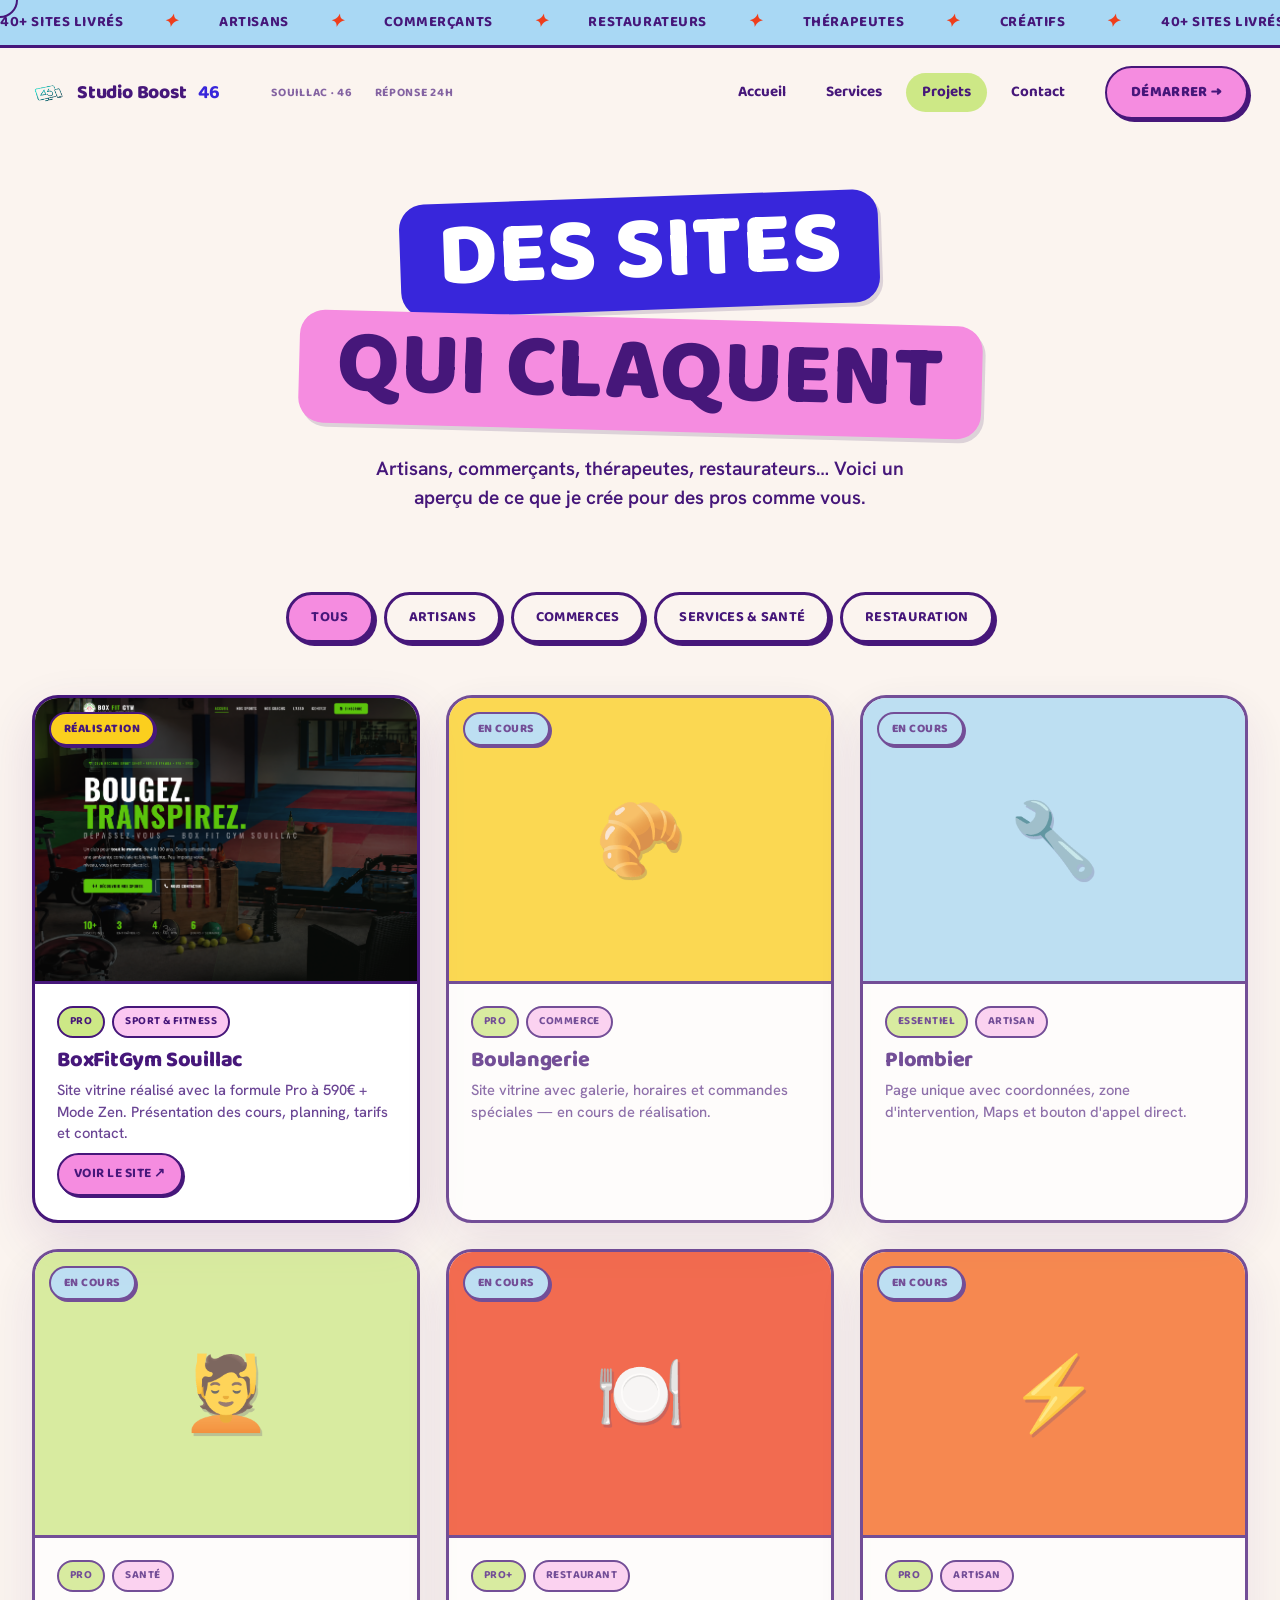
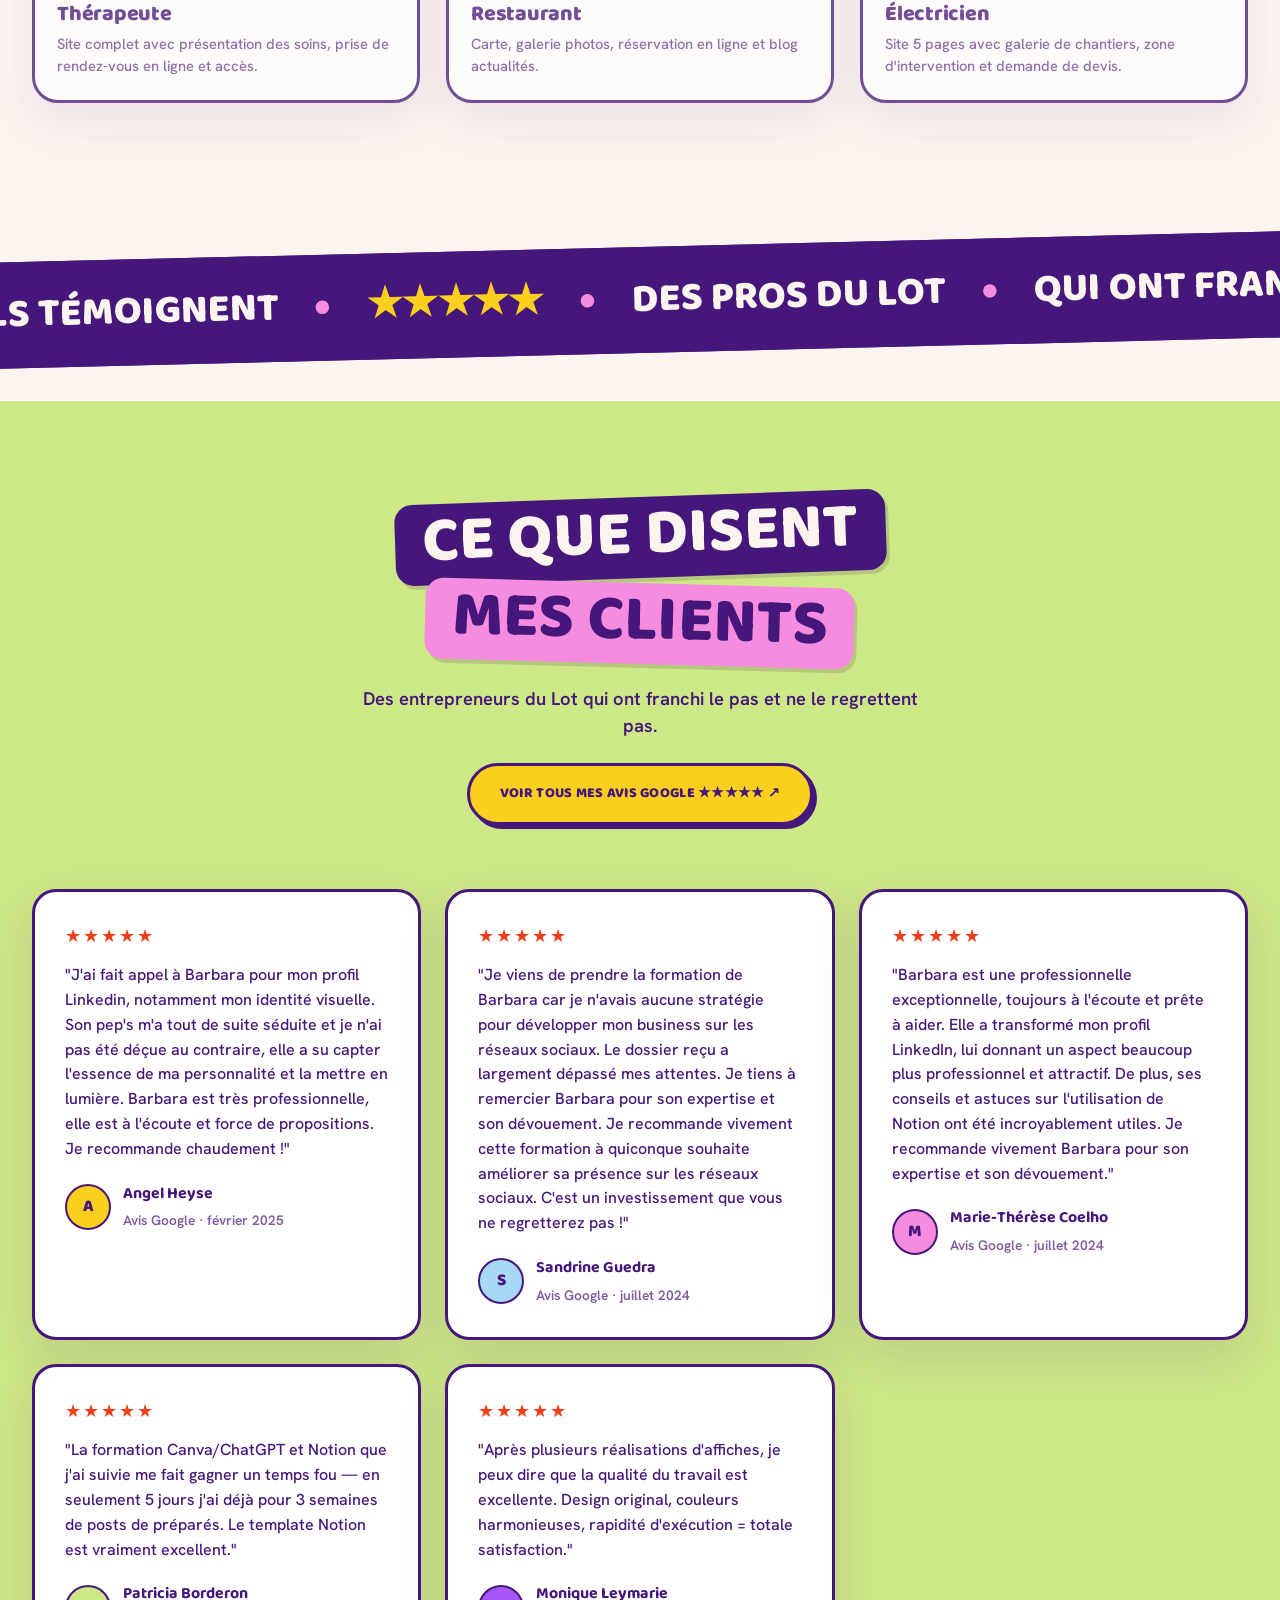
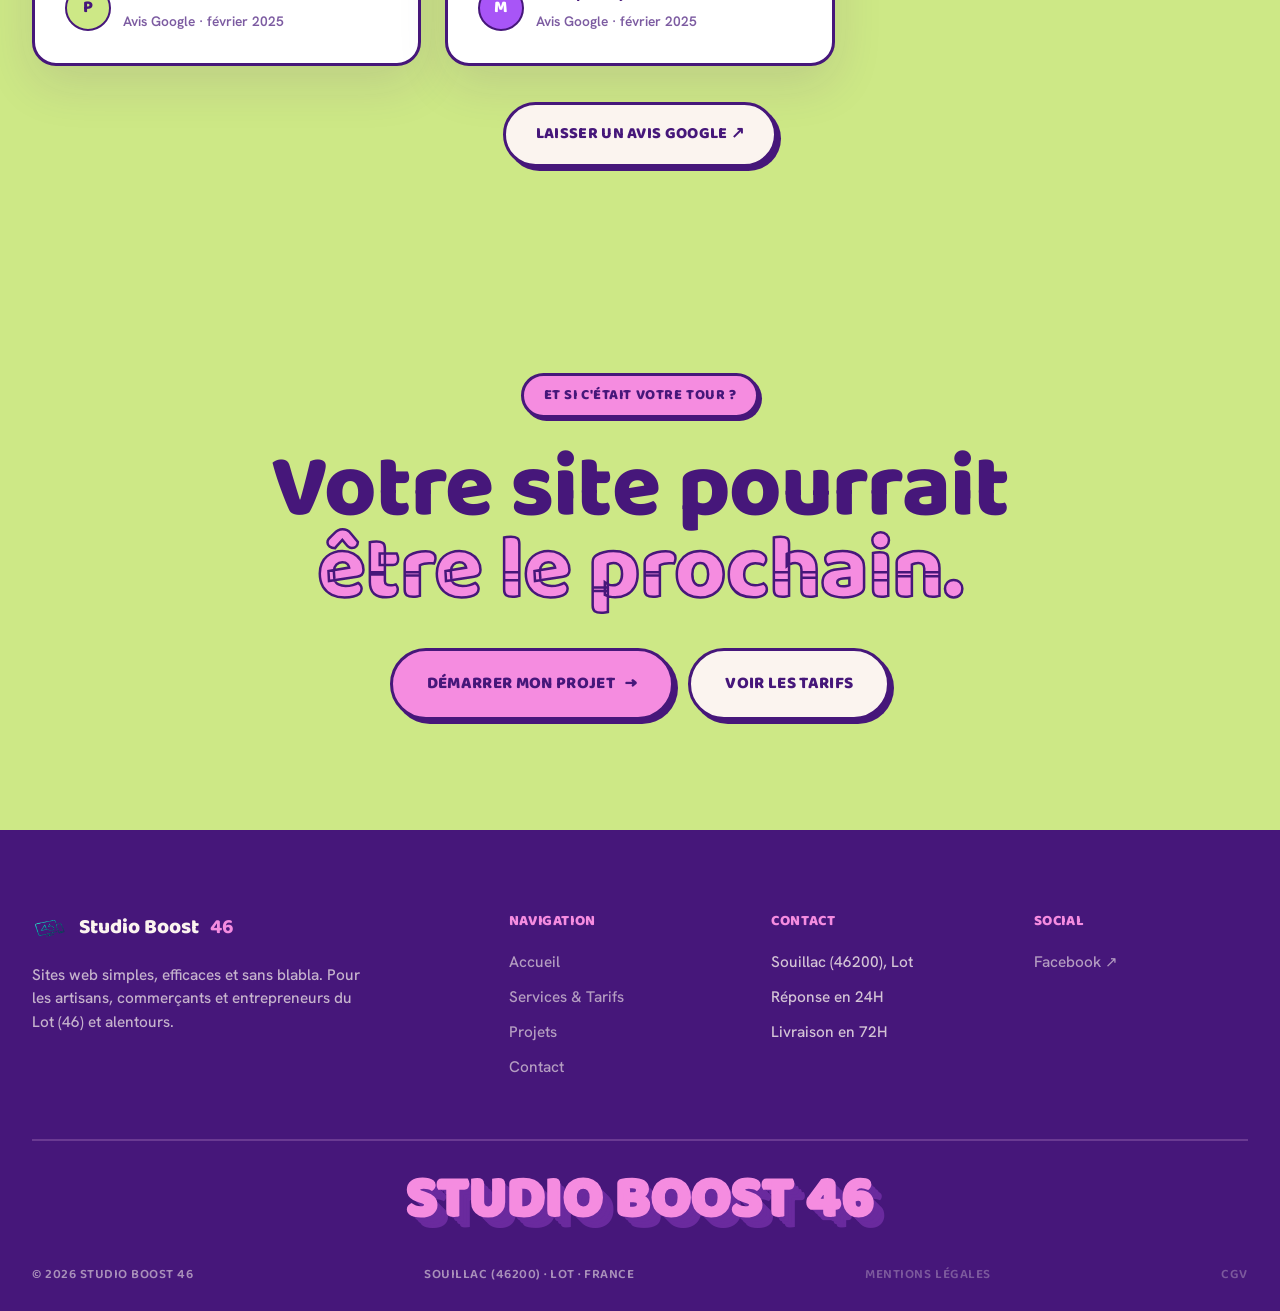
<file: projets.html>
<!DOCTYPE html>
<html lang="fr">
<head>
<meta charset="UTF-8" />
<meta name="viewport" content="width=device-width, initial-scale=1.0" />
<title>Projets — Studio Boost 46</title>
<meta name="description" content="Réalisations Studio Boost 46 : sites pour artisans, commerçants, restaurants, thérapeutes et indépendants du Lot et alentours." />
<link rel="icon" href="data:image/svg+xml,<svg xmlns='http://www.w3.org/2000/svg' viewBox='0 0 100 100'><text y='.9em' font-size='90'>⚡</text></svg>" />
<link rel="stylesheet" href="style.css" />
<style>
.t-boulangerie{background:var(--yellow)}.t-plombier{background:var(--sky)}.t-kine{background:var(--lime)}
.t-resto{background:var(--red)}.t-photo{background:var(--pink)}.t-boutique{background:var(--pink-soft)}
.t-elec{background:var(--orange)}.t-coach{background:var(--lime-deep)}.t-menuisier{background:var(--cream-2)}
</style>
</head>
<body data-screen-label="Projets">
<div class="cursor" id="cursor"></div>

<div class="topbar"><div class="topbar__track">
  <span>40+ SITES LIVRÉS <i class="spark">✦</i> ARTISANS <i class="spark">✦</i> COMMERÇANTS <i class="spark">✦</i> RESTAURATEURS <i class="spark">✦</i> THÉRAPEUTES <i class="spark">✦</i> CRÉATIFS <i class="spark">✦</i></span>
  <span aria-hidden="true">40+ SITES LIVRÉS <i class="spark">✦</i> ARTISANS <i class="spark">✦</i> COMMERÇANTS <i class="spark">✦</i> RESTAURATEURS <i class="spark">✦</i> THÉRAPEUTES <i class="spark">✦</i> CRÉATIFS <i class="spark">✦</i></span>
</div></div>

<nav class="nav" id="nav">
  <div class="container nav__inner">
    <a href="index.html" class="nav__logo"><img src="images/logo.png" alt="" />Studio Boost <strong>46</strong></a>
    <div class="nav__meta"><span>Souillac · 46</span><span>Réponse 24H</span></div>
    <div class="nav__links">
      <a href="index.html">Accueil</a>
      <a href="services.html">Services</a>
      <a href="projets.html" class="active">Projets</a>
      <a href="contact.html">Contact</a>
    </div>
    <a href="contact.html" class="nav__cta" data-magnetic>Démarrer →</a>
    <button class="nav__burger" id="burger" aria-label="Menu"><span></span><span></span><span></span></button>
  </div>
</nav>
<div class="mobile-menu" id="mobileMenu">
  <a href="index.html">Accueil</a>
  <a href="services.html">Services</a>
  <a href="projets.html" class="active">Projets</a>
  <a href="contact.html">Contact</a>
  <div class="mm-cta"><a href="contact.html" class="btn btn--pink">Démarrer mon projet →</a></div>
  <div class="mm-foot"><span>Souillac (46200) · Lot</span><span>Réponse en 24H · Livraison 72H</span></div>
</div>

<section class="page-hero">
  <div class="page-hero__blob" style="width:240px;height:240px;background:var(--sky);right:-50px;top:10px"></div>
  <div class="page-hero__blob" style="width:180px;height:180px;background:var(--yellow);left:-20px;top:80px"></div>
  <div class="container">
    <div class="kicker reveal">
      <div class="row"><span class="sticker st-blue" style="transform:rotate(-2deg)">Des sites</span></div>
      <div class="row"><span class="sticker st-pink" style="transform:rotate(1.5deg)">qui claquent</span></div>
    </div>
    <p class="reveal reveal-d2">Artisans, commerçants, thérapeutes, restaurateurs… Voici un aperçu de ce que je crée pour des pros comme vous.</p>
  </div>
</section>

<section class="section" style="padding-top:50px">
  <div class="container">
    <div class="filter-bar reveal">
      <button class="filter-btn active" data-filter="all">Tous</button>
      <button class="filter-btn" data-filter="artisan">Artisans</button>
      <button class="filter-btn" data-filter="commerce">Commerces</button>
      <button class="filter-btn" data-filter="service">Services & Santé</button>
      <button class="filter-btn" data-filter="restaurant">Restauration</button>
    </div>
    <div class="projets-grid">
      <!-- BoxFitGym — réalisation réelle -->
      <div class="projet reveal" data-type="sport" style="border-color:var(--ink)">
        <div class="projet__thumb" style="background:var(--ink);overflow:hidden;position:relative;padding:0">
          <img src="images/boxfitgym-hero.jpg" alt="BoxFitGym Souillac — site web" style="width:100%;height:100%;object-fit:cover;display:block" />
          <span class="projet__featured" style="background:var(--yellow);color:var(--ink)">Réalisation</span>
        </div>
        <div class="projet__body">
          <div class="projet__tags"><span class="projet__tag t-formule">Pro</span><span class="projet__tag t-type">Sport & Fitness</span></div>
          <h3>BoxFitGym Souillac</h3>
          <p>Site vitrine réalisé avec la formule Pro à 590€ + Mode Zen. Présentation des cours, planning, tarifs et contact.</p>
          <a href="https://boxfitgym-souillac.fr/" target="_blank" rel="noopener" style="display:inline-flex;align-items:center;gap:8px;font-family:var(--font-display);font-weight:700;font-size:.84rem;text-transform:uppercase;letter-spacing:.02em;background:var(--pink);color:var(--ink);padding:9px 15px;border-radius:100px;border:2px solid var(--ink);margin-top:10px;box-shadow:2px 2px 0 var(--ink)">Voir le site ↗</a>
        </div>
      </div>
      <!-- Autres — en cours -->
      <div class="projet reveal reveal-d2" data-type="commerce" style="opacity:.75"><div class="projet__thumb t-boulangerie" style="position:relative"><span class="projet__emoji">🥐</span><span class="projet__featured" style="background:var(--sky);color:var(--ink)">En cours</span></div><div class="projet__body"><div class="projet__tags"><span class="projet__tag t-formule">Pro</span><span class="projet__tag t-type">Commerce</span></div><h3>Boulangerie</h3><p>Site vitrine avec galerie, horaires et commandes spéciales — en cours de réalisation.</p></div></div>
      <div class="projet reveal reveal-d3" data-type="artisan" style="opacity:.75"><div class="projet__thumb t-plombier" style="position:relative"><span class="projet__emoji">🔧</span><span class="projet__featured" style="background:var(--sky);color:var(--ink)">En cours</span></div><div class="projet__body"><div class="projet__tags"><span class="projet__tag t-formule">Essentiel</span><span class="projet__tag t-type">Artisan</span></div><h3>Plombier</h3><p>Page unique avec coordonnées, zone d'intervention, Maps et bouton d'appel direct.</p></div></div>
      <div class="projet reveal" data-type="service" style="opacity:.75"><div class="projet__thumb t-kine" style="position:relative"><span class="projet__emoji">💆</span><span class="projet__featured" style="background:var(--sky);color:var(--ink)">En cours</span></div><div class="projet__body"><div class="projet__tags"><span class="projet__tag t-formule">Pro</span><span class="projet__tag t-type">Santé</span></div><h3>Thérapeute</h3><p>Site complet avec présentation des soins, prise de rendez-vous en ligne et accès.</p></div></div>
      <div class="projet reveal reveal-d2" data-type="restaurant" style="opacity:.75"><div class="projet__thumb t-resto" style="position:relative"><span class="projet__emoji">🍽️</span><span class="projet__featured" style="background:var(--sky);color:var(--ink)">En cours</span></div><div class="projet__body"><div class="projet__tags"><span class="projet__tag t-formule">Pro+</span><span class="projet__tag t-type">Restaurant</span></div><h3>Restaurant</h3><p>Carte, galerie photos, réservation en ligne et blog actualités.</p></div></div>
      <div class="projet reveal reveal-d3" data-type="artisan" style="opacity:.75"><div class="projet__thumb t-elec" style="position:relative"><span class="projet__emoji">⚡</span><span class="projet__featured" style="background:var(--sky);color:var(--ink)">En cours</span></div><div class="projet__body"><div class="projet__tags"><span class="projet__tag t-formule">Pro</span><span class="projet__tag t-type">Artisan</span></div><h3>Électricien</h3><p>Site 5 pages avec galerie de chantiers, zone d'intervention et demande de devis.</p></div></div>
    </div>
  </div>
</section>

<div class="ribbon"><div class="ribbon__track">
  <span>ILS TÉMOIGNENT <span class="dot"></span> <em>★★★★★</em> <span class="dot"></span> DES PROS DU LOT <span class="dot"></span> QUI ONT FRANCHI LE PAS <span class="dot"></span></span>
  <span aria-hidden="true">ILS TÉMOIGNENT <span class="dot"></span> <em>★★★★★</em> <span class="dot"></span> DES PROS DU LOT <span class="dot"></span> QUI ONT FRANCHI LE PAS <span class="dot"></span></span>
</div></div>

<section class="section section--lime">
  <div class="container">
    <div class="sec-head sec-head--center reveal">
      <div class="kicker"><div class="row"><span class="sticker st-purple" style="transform:rotate(-2deg)">Ce que disent</span></div><div class="row"><span class="sticker st-pink" style="transform:rotate(1.5deg)">mes clients</span></div></div>
      <p class="sec-head__sub">Des entrepreneurs du Lot qui ont franchi le pas et ne le regrettent pas.</p>
      <a href="https://share.google/tfsEetbXQ6p2c7EXj" target="_blank" rel="noopener" class="btn btn--yellow" style="margin-top:22px;font-size:.88rem">Voir tous mes avis Google ★★★★★ ↗</a>
    </div>
    <div class="temo-grid">
      <div class="tcard reveal"><div class="stars">★★★★★</div><p>"J'ai fait appel à Barbara pour mon profil Linkedin, notamment mon identité visuelle. Son pep's m'a tout de suite séduite et je n'ai pas été déçue au contraire, elle a su capter l'essence de ma personnalité et la mettre en lumière. Barbara est très professionnelle, elle est à l'écoute et force de propositions. Je recommande chaudement !"</p><div class="who"><div class="av" style="background:var(--yellow)">A</div><div><strong>Angel Heyse</strong><span>Avis Google · février 2025</span></div></div></div>
      <div class="tcard reveal reveal-d2"><div class="stars">★★★★★</div><p>"Je viens de prendre la formation de Barbara car je n'avais aucune stratégie pour développer mon business sur les réseaux sociaux. Le dossier reçu a largement dépassé mes attentes. Je tiens à remercier Barbara pour son expertise et son dévouement. Je recommande vivement cette formation à quiconque souhaite améliorer sa présence sur les réseaux sociaux. C'est un investissement que vous ne regretterez pas !"</p><div class="who"><div class="av" style="background:var(--sky)">S</div><div><strong>Sandrine Guedra</strong><span>Avis Google · juillet 2024</span></div></div></div>
      <div class="tcard reveal reveal-d3"><div class="stars">★★★★★</div><p>"Barbara est une professionnelle exceptionnelle, toujours à l'écoute et prête à aider. Elle a transformé mon profil LinkedIn, lui donnant un aspect beaucoup plus professionnel et attractif. De plus, ses conseils et astuces sur l'utilisation de Notion ont été incroyablement utiles. Je recommande vivement Barbara pour son expertise et son dévouement."</p><div class="who"><div class="av" style="background:var(--pink)">M</div><div><strong>Marie-Thérèse Coelho</strong><span>Avis Google · juillet 2024</span></div></div></div>
      <div class="tcard reveal"><div class="stars">★★★★★</div><p>"La formation Canva/ChatGPT et Notion que j'ai suivie me fait gagner un temps fou — en seulement 5 jours j'ai déjà pour 3 semaines de posts de préparés. Le template Notion est vraiment excellent."</p><div class="who"><div class="av" style="background:var(--lime)">P</div><div><strong>Patricia Borderon</strong><span>Avis Google · février 2025</span></div></div></div>
      <div class="tcard reveal reveal-d2"><div class="stars">★★★★★</div><p>"Après plusieurs réalisations d'affiches, je peux dire que la qualité du travail est excellente. Design original, couleurs harmonieuses, rapidité d'exécution = totale satisfaction."</p><div class="who"><div class="av" style="background:#a855f7;color:#fff">M</div><div><strong>Monique Leymarie</strong><span>Avis Google · février 2025</span></div></div></div>
    </div>
    <div style="text-align:center;margin-top:36px">
      <a href="https://share.google/tfsEetbXQ6p2c7EXj" target="_blank" rel="noopener" class="btn btn--cream">Laisser un avis Google ↗</a>
    </div>
  </div>
</section>

<section class="cta">
  <div class="container">
    <span class="cta__small reveal">Et si c'était votre tour ?</span>
    <h2 class="reveal reveal-d2">Votre site pourrait<br/><span class="hl">être le prochain.</span></h2>
    <div class="cta__actions reveal reveal-d3">
      <a href="contact.html" class="btn btn--pink btn--lg" data-magnetic>Démarrer mon projet <span class="arrow">→</span></a>
      <a href="services.html" class="btn btn--cream btn--lg">Voir les tarifs</a>
    </div>
  </div>
</section>

<footer class="footer">
  <div class="container">
    <div class="footer__grid">
      <div class="footer__brand">
        <div class="logo"><img src="images/logo.png" alt="" />Studio Boost <strong>46</strong></div>
        <p>Sites web simples, efficaces et sans blabla. Pour les artisans, commerçants et entrepreneurs du Lot (46) et alentours.</p>
      </div>
      <div class="footer__col"><h5>Navigation</h5><ul><li><a href="index.html">Accueil</a></li><li><a href="services.html">Services & Tarifs</a></li><li><a href="projets.html">Projets</a></li><li><a href="contact.html">Contact</a></li></ul></div>
      <div class="footer__col"><h5>Contact</h5><ul><li>Souillac (46200), Lot</li><li>Réponse en 24H</li><li>Livraison en 72H</li></ul></div>
      <div class="footer__col"><h5>Social</h5><ul><li><a href="https://www.facebook.com/share/1CgiLUQ3th/?mibextid=wwXIfr" target="_blank" rel="noopener">Facebook ↗</a></li></ul></div>
    </div>
  </div>
  <div class="footer__giant">STUDIO BOOST 46</div>
  <div class="container"><div class="footer__bottom"><span>© 2026 Studio Boost 46</span><span>Souillac (46200) · Lot · France</span><a href="mentions-legales.html" style="opacity:.55;color:var(--cream)">Mentions légales</a> <a href="cgv.html" style="opacity:.55;color:var(--cream)">CGV</a></div></div>
</footer>

<script src="script.js"></script>
</body>
</html>
</file>
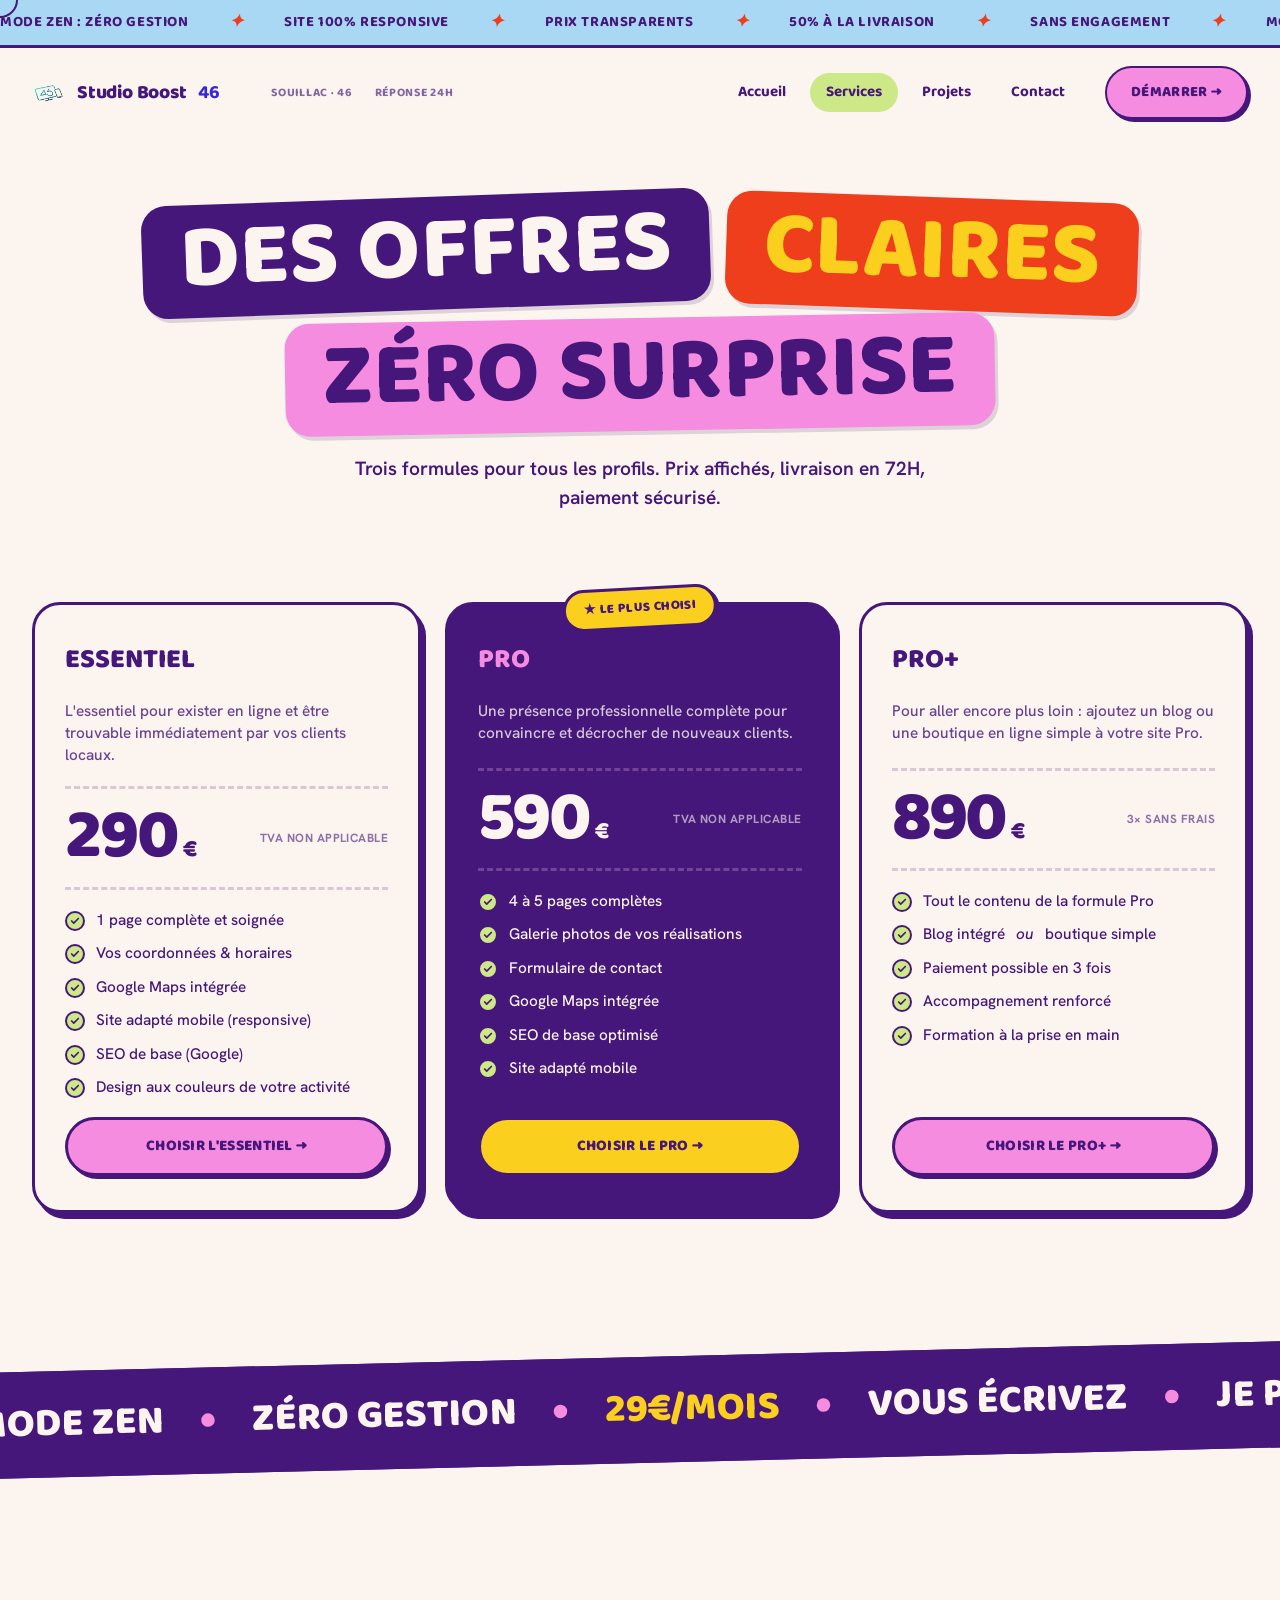
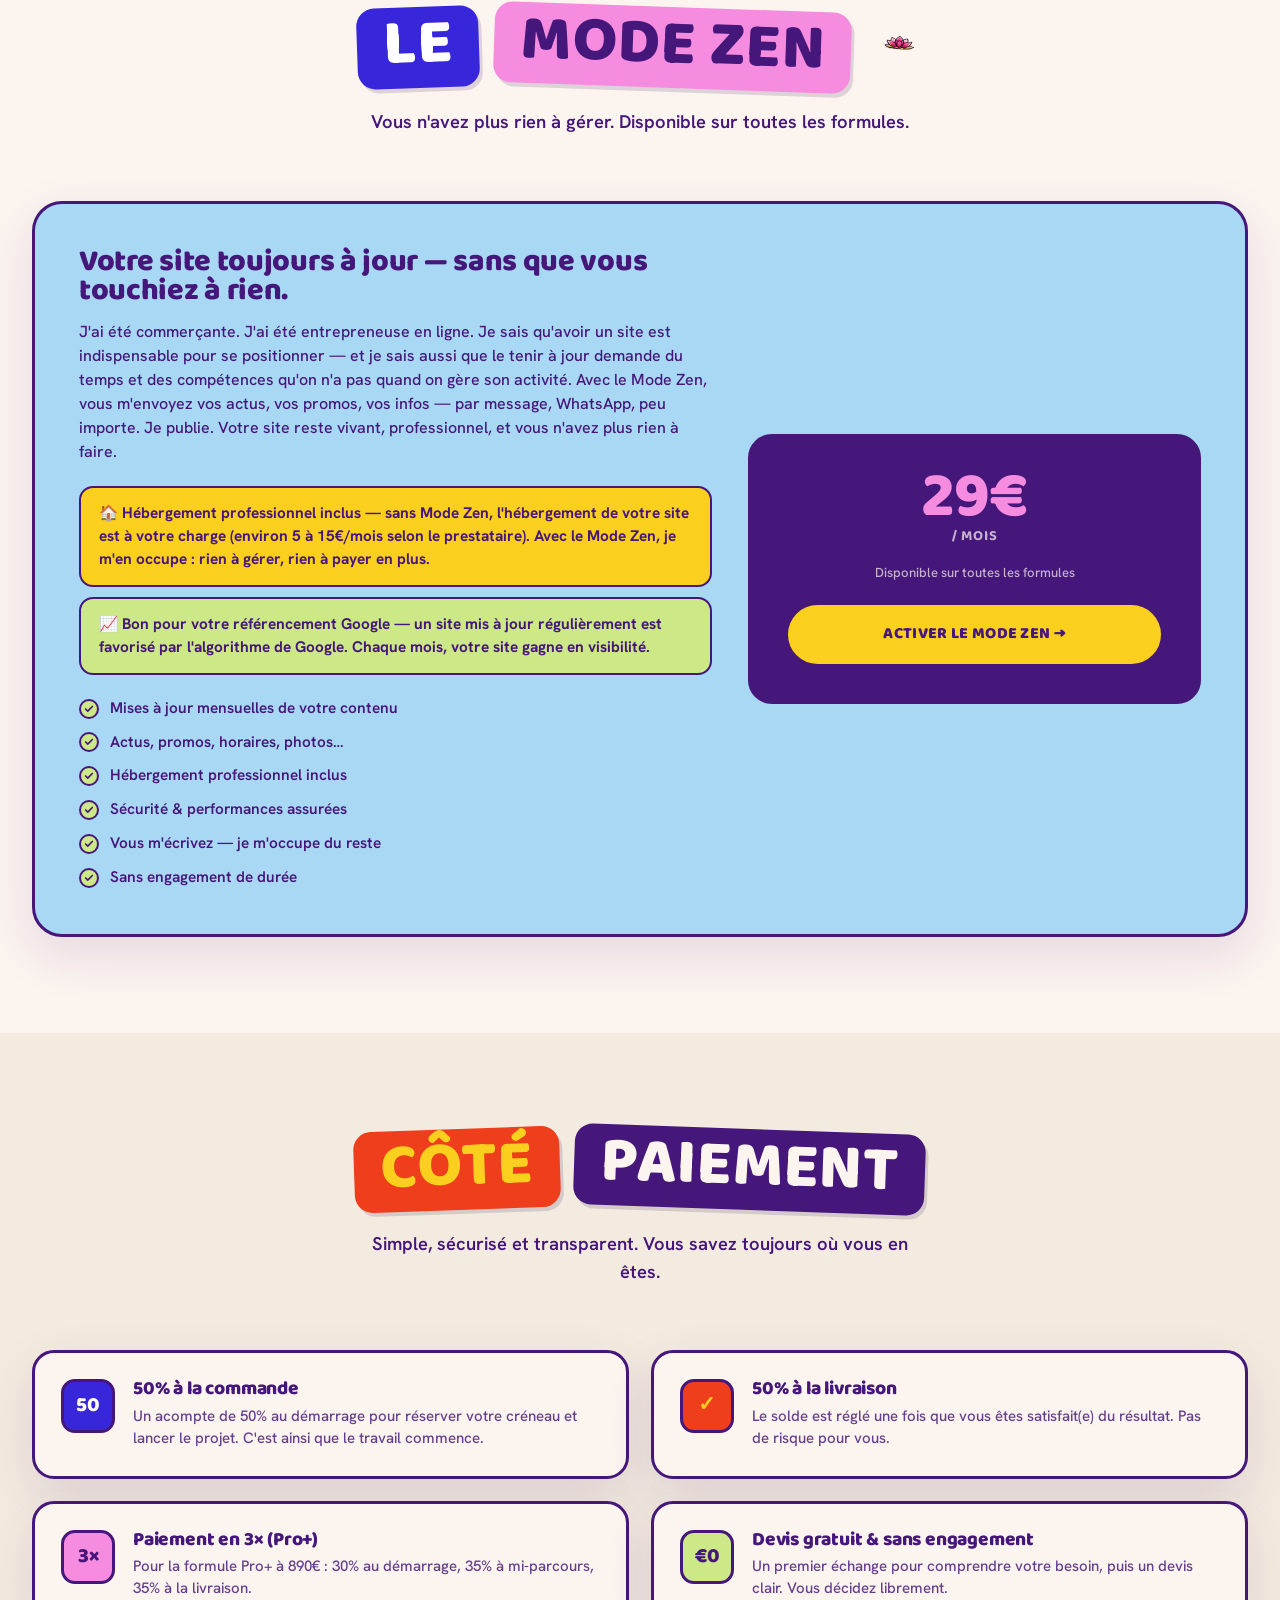
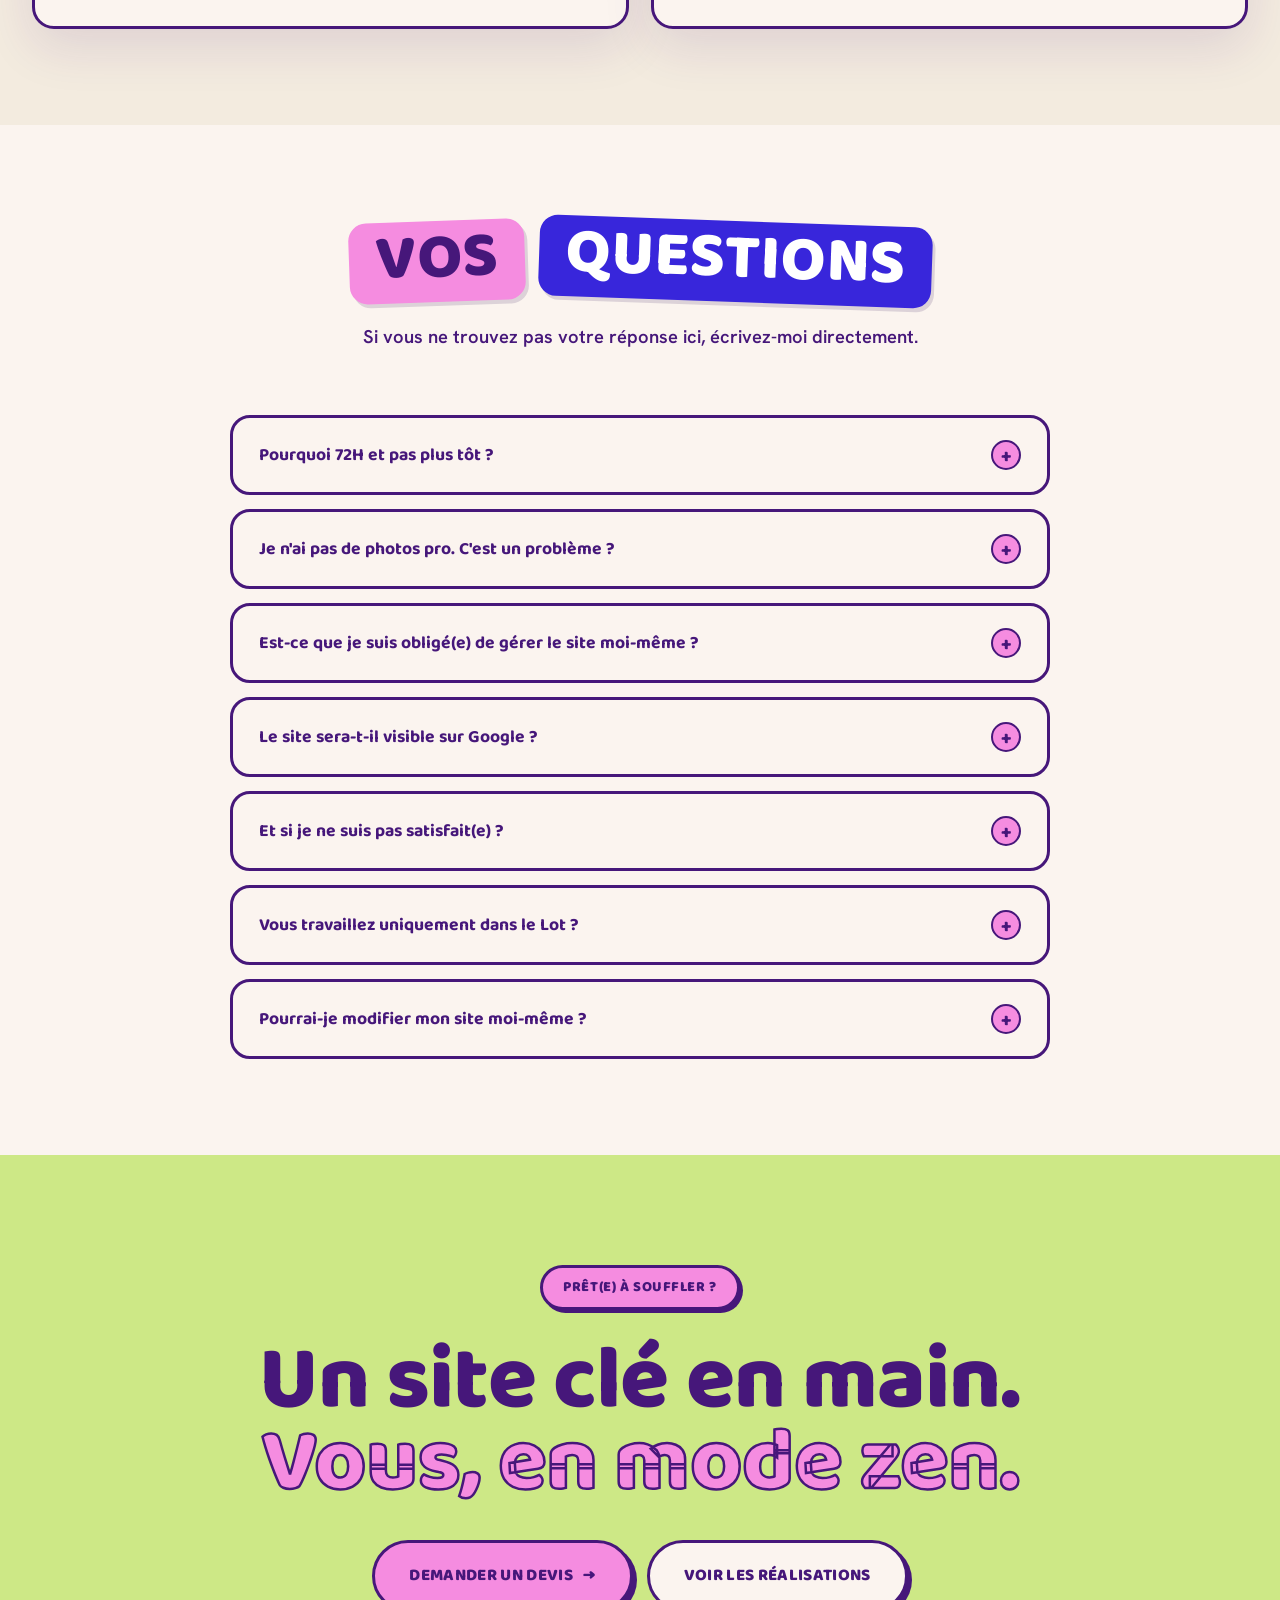
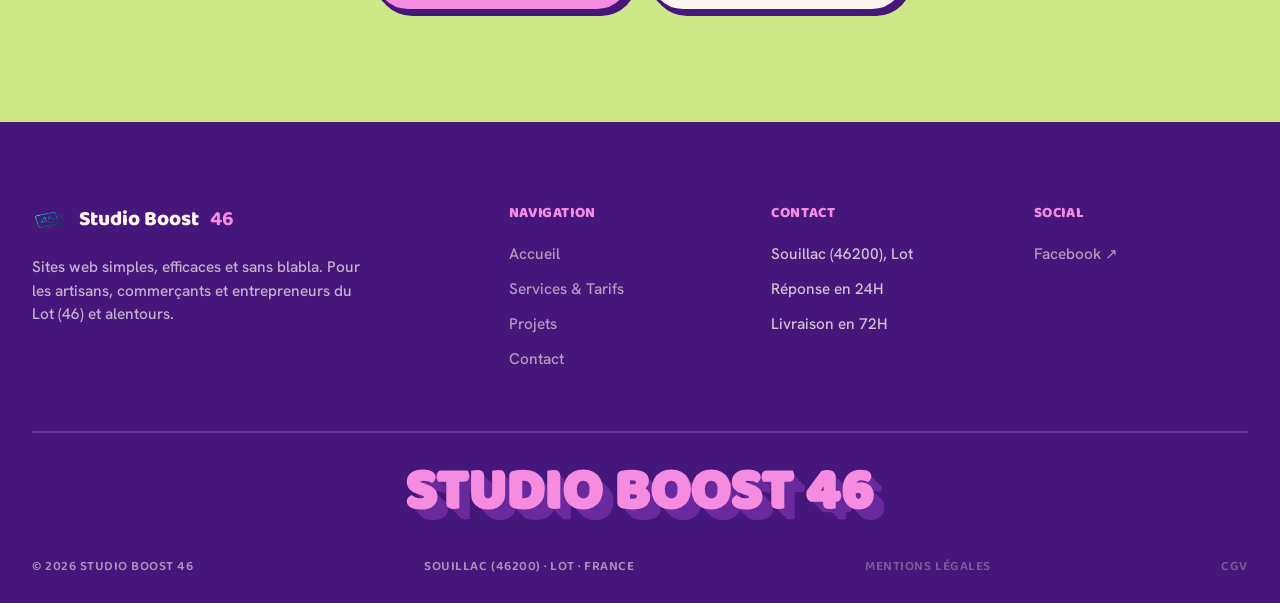
<file: services.html>
<!DOCTYPE html>
<html lang="fr">
<head>
<meta charset="UTF-8" />
<meta name="viewport" content="width=device-width, initial-scale=1.0" />
<title>Services & Tarifs — Studio Boost 46</title>
<meta name="description" content="Formules Essentiel 290€, Pro 590€, Pro+ 890€. Livraison en 72H. Maintenance 29€/mois. Pour les pros du Lot (46)." />
<link rel="icon" href="data:image/svg+xml,<svg xmlns='http://www.w3.org/2000/svg' viewBox='0 0 100 100'><text y='.9em' font-size='90'>⚡</text></svg>" />
<link rel="stylesheet" href="style.css" />
</head>
<body data-screen-label="Services & Tarifs">
<div class="cursor" id="cursor"></div>

<div class="topbar"><div class="topbar__track">
  <span>MODE ZEN : ZÉRO GESTION <i class="spark">✦</i> SITE 100% RESPONSIVE <i class="spark">✦</i> PRIX TRANSPARENTS <i class="spark">✦</i> 50% À LA LIVRAISON <i class="spark">✦</i> SANS ENGAGEMENT <i class="spark">✦</i></span>
  <span aria-hidden="true">MODE ZEN : ZÉRO GESTION <i class="spark">✦</i> SITE 100% RESPONSIVE <i class="spark">✦</i> PRIX TRANSPARENTS <i class="spark">✦</i> 50% À LA LIVRAISON <i class="spark">✦</i> SANS ENGAGEMENT <i class="spark">✦</i></span>
</div></div>

<nav class="nav" id="nav">
  <div class="container nav__inner">
    <a href="index.html" class="nav__logo"><img src="images/logo.png" alt="" />Studio Boost <strong>46</strong></a>
    <div class="nav__meta"><span>Souillac · 46</span><span>Réponse 24H</span></div>
    <div class="nav__links">
      <a href="index.html">Accueil</a>
      <a href="services.html" class="active">Services</a>
      <a href="projets.html">Projets</a>
      <a href="contact.html">Contact</a>
    </div>
    <a href="contact.html" class="nav__cta" data-magnetic>Démarrer →</a>
    <button class="nav__burger" id="burger" aria-label="Menu"><span></span><span></span><span></span></button>
  </div>
</nav>
<div class="mobile-menu" id="mobileMenu">
  <a href="index.html">Accueil</a>
  <a href="services.html" class="active">Services</a>
  <a href="projets.html">Projets</a>
  <a href="contact.html">Contact</a>
  <div class="mm-cta"><a href="contact.html" class="btn btn--pink">Démarrer mon projet →</a></div>
  <div class="mm-foot"><span>Souillac (46200) · Lot</span><span>Réponse en 24H · Livraison 72H</span></div>
</div>

<section class="page-hero">
  <div class="page-hero__blob" style="width:280px;height:280px;background:var(--lime);left:-60px;top:0"></div>
  <div class="page-hero__blob" style="width:200px;height:200px;background:var(--pink);right:-30px;top:60px"></div>
  <div class="container">
    <div class="kicker reveal">
      <div class="row"><span class="sticker st-purple" style="transform:rotate(-2deg)">Des offres</span><span class="sticker st-red" style="transform:rotate(2deg)">claires</span></div>
      <div class="row"><span class="sticker st-pink" style="transform:rotate(-1deg)">zéro surprise</span></div>
    </div>
    <p class="reveal reveal-d2">Trois formules pour tous les profils. Prix affichés, livraison en 72H, paiement sécurisé.</p>
  </div>
</section>

<section class="section" style="padding-top:60px">
  <div class="container">
    <div class="pricing">
      <div class="formula reveal">
        <div class="formula__name">Essentiel</div>
        <p class="formula__desc">L'essentiel pour exister en ligne et être trouvable immédiatement par vos clients locaux.</p>
        <div class="formula__price"><strong>290</strong><small>€</small><span class="from">TVA non applicable</span></div>
        <ul class="formula__features"><li>1 page complète et soignée</li><li>Vos coordonnées & horaires</li><li>Google Maps intégrée</li><li>Site adapté mobile (responsive)</li><li>SEO de base (Google)</li><li>Design aux couleurs de votre activité</li></ul>
        <a href="contact.html" class="formula__cta">Choisir l'Essentiel →</a>
      </div>
      <div class="formula formula--star reveal reveal-d2">
        <div class="formula__badge">★ Le plus choisi</div>
        <div class="formula__name">Pro</div>
        <p class="formula__desc">Une présence professionnelle complète pour convaincre et décrocher de nouveaux clients.</p>
        <div class="formula__price"><strong>590</strong><small>€</small><span class="from">TVA non applicable</span></div>
        <ul class="formula__features"><li>4 à 5 pages complètes</li><li>Galerie photos de vos réalisations</li><li>Formulaire de contact</li><li>Google Maps intégrée</li><li>SEO de base optimisé</li><li>Site adapté mobile</li></ul>
        <a href="contact.html" class="formula__cta">Choisir le Pro →</a>
      </div>
      <div class="formula reveal reveal-d3">
        <div class="formula__name">Pro+</div>
        <p class="formula__desc">Pour aller encore plus loin : ajoutez un blog ou une boutique en ligne simple à votre site Pro.</p>
        <div class="formula__price"><strong>890</strong><small>€</small><span class="from">3× sans frais</span></div>
        <ul class="formula__features"><li>Tout le contenu de la formule Pro</li><li>Blog intégré <em>ou</em> boutique simple</li><li>Paiement possible en 3 fois</li><li>Accompagnement renforcé</li><li>Formation à la prise en main</li></ul>
        <a href="contact.html" class="formula__cta">Choisir le Pro+ →</a>
      </div>
    </div>
  </div>
</section>

<div class="ribbon"><div class="ribbon__track">
  <span>MODE ZEN <span class="dot"></span> ZÉRO GESTION <span class="dot"></span> <em>29€/MOIS</em> <span class="dot"></span> VOUS ÉCRIVEZ <span class="dot"></span> JE PUBLIE <span class="dot"></span> SANS ENGAGEMENT <span class="dot"></span></span>
  <span aria-hidden="true">MODE ZEN <span class="dot"></span> ZÉRO GESTION <span class="dot"></span> <em>29€/MOIS</em> <span class="dot"></span> VOUS ÉCRIVEZ <span class="dot"></span> JE PUBLIE <span class="dot"></span> SANS ENGAGEMENT <span class="dot"></span></span>
</div></div>

<section class="section">
  <div class="container">
    <div class="sec-head sec-head--center reveal">
      <div class="kicker"><div class="row"><span class="sticker st-blue" style="transform:rotate(-2deg)">Le</span><span class="sticker st-pink" style="transform:rotate(2deg)">Mode Zen</span><img src="images/mode-zen.png" alt="" style="width:48px;height:48px;vertical-align:middle;margin-left:10px;transform:rotate(5deg)"></div></div>
      <p class="sec-head__sub">Vous n'avez plus rien à gérer. Disponible sur toutes les formules.</p>
    </div>
    <div class="maint reveal">
      <div>
        <h3>Votre site toujours à jour — sans que vous touchiez à rien.</h3>
        <p>J'ai été commerçante. J'ai été entrepreneuse en ligne. Je sais qu'avoir un site est indispensable pour se positionner — et je sais aussi que le tenir à jour demande du temps et des compétences qu'on n'a pas quand on gère son activité. Avec le Mode Zen, vous m'envoyez vos actus, vos promos, vos infos — par message, WhatsApp, peu importe. Je publie. Votre site reste vivant, professionnel, et vous n'avez plus rien à faire.</p>
        <p style="background:var(--yellow);border:2.5px solid var(--ink);border-radius:14px;padding:14px 18px;font-weight:700;font-size:.96rem;margin-bottom:10px">🏠 <strong>Hébergement professionnel inclus</strong> — sans Mode Zen, l'hébergement de votre site est à votre charge (environ 5 à 15€/mois selon le prestataire). Avec le Mode Zen, je m'en occupe : rien à gérer, rien à payer en plus.</p>
        <p style="background:var(--lime);border:2.5px solid var(--ink);border-radius:14px;padding:14px 18px;font-weight:700;font-size:.96rem;margin-bottom:22px">📈 <strong>Bon pour votre référencement Google</strong> — un site mis à jour régulièrement est favorisé par l'algorithme de Google. Chaque mois, votre site gagne en visibilité.</p>
        <div class="maint__feats">
          <div class="maint__feat">Mises à jour mensuelles de votre contenu</div>
          <div class="maint__feat">Actus, promos, horaires, photos…</div>
          <div class="maint__feat">Hébergement professionnel inclus</div>
          <div class="maint__feat">Sécurité & performances assurées</div>
          <div class="maint__feat">Vous m'écrivez — je m'occupe du reste</div>
          <div class="maint__feat">Sans engagement de durée</div>
        </div>
      </div>
      <div class="maint__price">
        <div class="big">29€</div>
        <div class="per">/ mois</div>
        <small>Disponible sur toutes les formules</small>
        <a href="contact.html" class="btn btn--yellow" style="width:100%;justify-content:center">Activer le Mode Zen →</a>
      </div>
    </div>
  </div>
</section>

<section class="section section--cream2">
  <div class="container">
    <div class="sec-head sec-head--center reveal">
      <div class="kicker"><div class="row"><span class="sticker st-red" style="transform:rotate(-2deg)">Côté</span><span class="sticker st-purple" style="transform:rotate(2deg)">paiement</span></div></div>
      <p class="sec-head__sub">Simple, sécurisé et transparent. Vous savez toujours où vous en êtes.</p>
    </div>
    <div class="pay-grid">
      <div class="pay reveal"><div class="pay__icon i1">50</div><div><h4>50% à la commande</h4><p>Un acompte de 50% au démarrage pour réserver votre créneau et lancer le projet. C'est ainsi que le travail commence.</p></div></div>
      <div class="pay reveal reveal-d2"><div class="pay__icon i2">✓</div><div><h4>50% à la livraison</h4><p>Le solde est réglé une fois que vous êtes satisfait(e) du résultat. Pas de risque pour vous.</p></div></div>
      <div class="pay reveal"><div class="pay__icon i3">3×</div><div><h4>Paiement en 3× (Pro+)</h4><p>Pour la formule Pro+ à 890€ : 30% au démarrage, 35% à mi-parcours, 35% à la livraison.</p></div></div>
      <div class="pay reveal reveal-d2"><div class="pay__icon i4">€0</div><div><h4>Devis gratuit & sans engagement</h4><p>Un premier échange pour comprendre votre besoin, puis un devis clair. Vous décidez librement.</p></div></div>
    </div>
  </div>
</section>

<section class="section">
  <div class="container">
    <div class="sec-head sec-head--center reveal">
      <div class="kicker"><div class="row"><span class="sticker st-pink" style="transform:rotate(-2deg)">Vos</span><span class="sticker st-blue" style="transform:rotate(2deg)">questions</span></div></div>
      <p class="sec-head__sub">Si vous ne trouvez pas votre réponse ici, écrivez-moi directement.</p>
    </div>
    <div class="faq reveal">
      <div class="faq__item"><button class="faq__q">Pourquoi 72H et pas plus tôt ?<span class="faq__icon">+</span></button><div class="faq__a">Le délai de 72H commence dès que j'ai reçu <strong>tous vos éléments</strong> : textes, photos, logo et infos pratiques. Ce délai me permet de travailler de façon concentrée pour vous rendre un site de qualité. En pratique, beaucoup de clients reçoivent leur site encore plus vite !</div></div>
      <div class="faq__item"><button class="faq__q">Je n'ai pas de photos pro. C'est un problème ?<span class="faq__icon">+</span></button><div class="faq__a">Pas du tout ! Des photos prises avec un smartphone récent font très bien l'affaire. Je peux aussi utiliser des photos libres de droits adaptées à votre activité. Et à moins de 30 km de Souillac, je peux vous proposer une séance photo simple.</div></div>
      <div class="faq__item"><button class="faq__q">Est-ce que je suis obligé(e) de gérer le site moi-même ?<span class="faq__icon">+</span></button><div class="faq__a">Absolument pas ! C'est même tout l'intérêt du <strong>Mode Zen</strong> : vous n'avez rien à toucher. Chaque mois, vous m'envoyez vos infos (actu, promo, nouvelle photo…) et je m'occupe de tout. Pour ceux qui préfèrent gérer eux-mêmes, c'est possible aussi — je vous forme à la prise en main à la livraison.</div></div>
      <div class="faq__item"><button class="faq__q">Le site sera-t-il visible sur Google ?<span class="faq__icon">+</span></button><div class="faq__a">Oui, toutes mes formules incluent un SEO de base : balises titre, descriptions, structure correcte et soumission à Google Search Console. Votre site sera indexé dans les jours suivant sa mise en ligne. Une option SEO avancé est disponible sur demande.</div></div>
      <div class="faq__item"><button class="faq__q">Et si je ne suis pas satisfait(e) ?<span class="faq__icon">+</span></button><div class="faq__a">Votre satisfaction est ma priorité. Si le rendu ne vous convient pas, je fais les ajustements nécessaires jusqu'à ce que vous soyez pleinement satisfait(e). C'est pour ça que le solde de 50% est demandé uniquement à la livraison : vous payez quand vous êtes content(e).</div></div>
      <div class="faq__item"><button class="faq__q">Vous travaillez uniquement dans le Lot ?<span class="faq__icon">+</span></button><div class="faq__a">Non ! Ma communication est centrée sur le Lot et ses alentours (19, 15, 24, 47…), mais je travaille partout en France. Le tout se fait à distance — messages, appels vidéo, envoi de fichiers. Aucun souci pour collaborer depuis l'autre bout de la France !</div></div>
      <div class="faq__item"><button class="faq__q">Pourrai-je modifier mon site moi-même ?<span class="faq__icon">+</span></button><div class="faq__a">Vos sites sont développés en code sur mesure, ce qui garantit performance, rapidité et un design unique. En contrepartie, il n'y a pas d'interface de gestion type WordPress pour modifier le contenu vous-même. C'est précisément pour ça que le <strong>Mode Zen existe</strong> : vous m'envoyez vos infos et je m'occupe de tout. Fini les galères de back-office !</div></div>
    </div>
  </div>
</section>

<section class="cta">
  <div class="container">
    <span class="cta__small reveal">Prêt(e) à souffler ?</span>
    <h2 class="reveal reveal-d2">Un site clé en main.<br/><span class="hl">Vous, en mode zen.</span></h2>
    <div class="cta__actions reveal reveal-d3">
      <a href="contact.html" class="btn btn--pink btn--lg" data-magnetic>Demander un devis <span class="arrow">→</span></a>
      <a href="projets.html" class="btn btn--cream btn--lg">Voir les réalisations</a>
    </div>
  </div>
</section>

<footer class="footer">
  <div class="container">
    <div class="footer__grid">
      <div class="footer__brand">
        <div class="logo"><img src="images/logo.png" alt="" />Studio Boost <strong>46</strong></div>
        <p>Sites web simples, efficaces et sans blabla. Pour les artisans, commerçants et entrepreneurs du Lot (46) et alentours.</p>
      </div>
      <div class="footer__col"><h5>Navigation</h5><ul><li><a href="index.html">Accueil</a></li><li><a href="services.html">Services & Tarifs</a></li><li><a href="projets.html">Projets</a></li><li><a href="contact.html">Contact</a></li></ul></div>
      <div class="footer__col"><h5>Contact</h5><ul><li>Souillac (46200), Lot</li><li>Réponse en 24H</li><li>Livraison en 72H</li></ul></div>
      <div class="footer__col"><h5>Social</h5><ul><li><a href="https://www.facebook.com/share/1CgiLUQ3th/?mibextid=wwXIfr" target="_blank" rel="noopener">Facebook ↗</a></li></ul></div>
    </div>
  </div>
  <div class="footer__giant">STUDIO BOOST 46</div>
  <div class="container"><div class="footer__bottom"><span>© 2026 Studio Boost 46</span><span>Souillac (46200) · Lot · France</span><a href="mentions-legales.html" style="opacity:.55;color:var(--cream)">Mentions légales</a> <a href="cgv.html" style="opacity:.55;color:var(--cream)">CGV</a></div></div>
</footer>

<script src="script.js"></script>
</body>
</html>
</file>
<file: style.css>
/* ============================================================
   STUDIO BOOST 46 — Feastie-style site  ·  shared stylesheet
   ============================================================ */
@import url('https://fonts.googleapis.com/css2?family=Baloo+2:wght@600;700;800&family=Hanken+Grotesk:wght@400;500;600;700;800&display=swap');

:root{
  --cream:#FBF4EF; --cream-2:#F3EBDF;
  --ink:#46177A; --ink-deep:#2D0F50;
  --blue:#3826DB; --pink:#F58CE0; --pink-soft:#FBC7F1;
  --lime:#CDE886; --lime-deep:#B6D85F;
  --red:#EF3E1B; --yellow:#FBCF1E; --sky:#A9D8F4; --orange:#F5651C;
  --font-display:'Baloo 2',sans-serif; --font-body:'Hanken Grotesk',sans-serif;
  --ease:cubic-bezier(.4,0,.2,1); --ease-out:cubic-bezier(.2,.8,.2,1); --pop:cubic-bezier(.34,1.56,.64,1);
  --extrude-ink:2px 2px 0 var(--ink-deep),4px 4px 0 var(--ink-deep),6px 6px 0 var(--ink-deep),8px 8px 0 var(--ink-deep),10px 10px 0 var(--ink-deep),12px 12px 0 var(--ink-deep),14px 14px 0 var(--ink-deep),16px 16px 0 var(--ink-deep);
  --shadow-sticker:3px 4px 0 rgba(45,15,80,.15);
  --shadow-card:0 18px 50px rgba(70,23,122,.12);
}
*,*::before,*::after{box-sizing:border-box;margin:0;padding:0}
html{scroll-behavior:smooth}
html,body{background:var(--cream);color:var(--ink);font-family:var(--font-body);-webkit-font-smoothing:antialiased;overflow-x:hidden}
body{font-size:17px;line-height:1.55;font-weight:500}
img{display:block;max-width:100%}
a{color:inherit;text-decoration:none}
button{background:none;border:0;font:inherit;color:inherit;cursor:pointer}
::selection{background:var(--yellow);color:var(--ink)}
.container{width:100%;max-width:1380px;margin:0 auto;padding:0 32px}
h1,h2,h3,h4{font-family:var(--font-display);font-weight:800;line-height:.95;letter-spacing:-.01em}

/* CURSOR */
.cursor{position:fixed;top:0;left:0;width:36px;height:36px;border-radius:50%;border:2.5px solid var(--ink);pointer-events:none;z-index:9999;transform:translate(-50%,-50%);transition:width .3s var(--pop),height .3s var(--pop),background .3s var(--ease),border-color .3s}
.cursor.is-hover{width:64px;height:64px;background:var(--yellow);border-color:var(--ink)}
@media (max-width:900px){.cursor{display:none}}

/* STICKERS */
.sticker{display:inline-block;font-family:var(--font-display);font-weight:800;text-transform:uppercase;line-height:.92;padding:.14em .42em .2em;border-radius:.28em;box-shadow:var(--shadow-sticker);letter-spacing:.005em}
.st-purple{background:var(--ink);color:var(--cream)}
.st-blue{background:var(--blue);color:#fff}
.st-pink{background:var(--pink);color:var(--ink)}
.st-pink-soft{background:var(--pink-soft);color:var(--ink)}
.st-lime{background:var(--lime);color:var(--ink)}
.st-red{background:var(--red);color:var(--yellow)}
.st-yellow{background:var(--yellow);color:var(--ink)}
.st-sky{background:var(--sky);color:var(--ink)}

/* TOP BAR */
.topbar{background:var(--sky);border-bottom:3px solid var(--ink);overflow:hidden;padding:9px 0}
.topbar__track{display:flex;gap:40px;white-space:nowrap;animation:scroll 30s linear infinite;font-family:var(--font-display);font-weight:700;font-size:.92rem;text-transform:uppercase;letter-spacing:.04em;color:var(--ink);align-items:center}
.topbar__track span{display:inline-flex;align-items:center;gap:40px}
.topbar__track .spark{color:var(--red);font-size:1.1rem}
@keyframes scroll{to{transform:translateX(-50%)}}

/* NAV */
.nav{position:sticky;top:0;z-index:60;background:var(--cream);transition:box-shadow .3s var(--ease);padding:18px 0}
.nav.is-scrolled{box-shadow:0 6px 24px rgba(70,23,122,.1)}
.nav__inner{display:flex;align-items:center;gap:24px}
.nav__logo{display:flex;align-items:center;gap:11px;font-family:var(--font-display);font-weight:800;font-size:1.2rem;color:var(--ink);letter-spacing:-.01em}
.nav__logo img{width:34px;height:34px;border-radius:9px}
.nav__logo strong{color:var(--blue)}
.nav__meta{margin-left:28px;display:flex;gap:22px;font-family:var(--font-display);font-weight:700;font-size:.74rem;text-transform:uppercase;letter-spacing:.06em;color:var(--ink);opacity:.65}
.nav__links{margin-left:auto;display:flex;gap:8px;align-items:center}
.nav__links a{font-family:var(--font-display);font-weight:700;font-size:.95rem;color:var(--ink);padding:8px 16px;border-radius:100px;transition:background .25s var(--ease),color .25s}
.nav__links a:hover,.nav__links a.active{background:var(--lime)}
.nav__cta{display:inline-flex;align-items:center;gap:8px;background:var(--pink);color:var(--ink);font-family:var(--font-display);font-weight:800;font-size:.92rem;text-transform:uppercase;letter-spacing:.02em;padding:13px 24px;border-radius:100px;border:2.5px solid var(--ink);box-shadow:3px 3px 0 var(--ink);transition:transform .2s var(--pop),box-shadow .2s var(--ease)}
.nav__cta:hover{transform:translate(-2px,-2px);box-shadow:5px 5px 0 var(--ink)}
.nav__cta:active{transform:translate(1px,1px);box-shadow:1px 1px 0 var(--ink)}
@media (max-width:1000px){.nav__meta,.nav__links{display:none}.nav__cta{margin-left:auto;margin-right:14px}}

/* BURGER + MOBILE MENU */
.nav__burger{display:none;flex-direction:column;justify-content:center;gap:5px;width:48px;height:48px;border:3px solid var(--ink);border-radius:14px;background:var(--yellow);box-shadow:3px 3px 0 var(--ink);transition:transform .2s var(--pop),box-shadow .2s}
.nav__burger:active{transform:translate(1px,1px);box-shadow:1px 1px 0 var(--ink)}
.nav__burger span{display:block;width:22px;height:3px;border-radius:3px;background:var(--ink);margin:0 auto;transition:transform .3s var(--pop),opacity .2s}
.nav__burger.open span:nth-child(1){transform:translateY(8px) rotate(45deg)}
.nav__burger.open span:nth-child(2){opacity:0}
.nav__burger.open span:nth-child(3){transform:translateY(-8px) rotate(-45deg)}
.mobile-menu{display:none;position:fixed;inset:0;z-index:55;background:var(--cream);padding:120px 28px 40px;flex-direction:column;gap:14px}
.mobile-menu.open{display:flex;animation:mm-in .35s var(--ease-out)}
@keyframes mm-in{from{opacity:0;transform:translateY(-12px)}to{opacity:1;transform:none}}
.mobile-menu a{font-family:var(--font-display);font-weight:800;font-size:2.4rem;text-transform:uppercase;color:var(--ink);padding:10px 0;border-bottom:3px solid rgba(70,23,122,.12);line-height:1;letter-spacing:-.01em}
.mobile-menu a:last-of-type{border-bottom:0}
.mobile-menu a.active{color:var(--blue)}
.mobile-menu .mm-cta{margin-top:18px;border-bottom:0}
.mobile-menu .mm-cta .btn{width:100%;justify-content:center}
.mobile-menu .mm-foot{margin-top:auto;font-family:var(--font-display);font-weight:700;font-size:.8rem;text-transform:uppercase;letter-spacing:.06em;opacity:.55;display:flex;flex-direction:column;gap:6px}
body.menu-open{overflow:hidden}
/* responsive override — must come LAST so it wins the cascade */
@media (max-width:1000px){.nav__burger{display:flex}}

/* BUTTONS */
.btn{display:inline-flex;align-items:center;gap:10px;font-family:var(--font-display);font-weight:800;font-size:1rem;text-transform:uppercase;letter-spacing:.02em;padding:17px 30px;border-radius:100px;border:3px solid var(--ink);box-shadow:4px 4px 0 var(--ink);transition:transform .2s var(--pop),box-shadow .2s var(--ease),background .25s}
.btn:hover{transform:translate(-2px,-2px);box-shadow:6px 6px 0 var(--ink)}
.btn:active{transform:translate(2px,2px);box-shadow:1px 1px 0 var(--ink)}
.btn .arrow{transition:transform .3s var(--ease-out)}
.btn:hover .arrow{transform:translateX(5px)}
.btn--pink{background:var(--pink);color:var(--ink)}
.btn--blue{background:var(--blue);color:#fff}
.btn--lime{background:var(--lime);color:var(--ink)}
.btn--yellow{background:var(--yellow);color:var(--ink)}
.btn--cream{background:var(--cream);color:var(--ink)}
.btn--lg{font-size:1.05rem;padding:20px 34px}

/* RIBBON */
.ribbon{background:var(--ink);border-block:3px solid var(--ink);overflow:hidden;padding:18px 0;transform:rotate(-1.4deg) scale(1.04);margin:50px 0}
.ribbon__track{display:flex;gap:36px;white-space:nowrap;animation:scroll 26s linear infinite;font-family:var(--font-display);font-weight:800;font-size:clamp(1.4rem,3vw,2.4rem);text-transform:uppercase;color:var(--cream);align-items:center}
.ribbon__track span{display:inline-flex;align-items:center;gap:36px}
.ribbon__track em{font-style:normal;color:var(--yellow)}
.ribbon__track .dot{width:13px;height:13px;border-radius:50%;background:var(--pink);flex-shrink:0}

/* SECTION SCAFFOLD */
.section{padding:96px 0;position:relative}
.section--lime{background:var(--lime)}
.section--sky{background:var(--sky)}
.section--purple{background:var(--ink);color:var(--cream)}
.section--pink{background:var(--pink)}
.section--cream2{background:var(--cream-2)}
.sec-head{margin-bottom:64px;position:relative;z-index:2}
.sec-head--center{text-align:center;display:flex;flex-direction:column;align-items:center}
.sec-head .kicker{display:flex;flex-direction:column;align-items:flex-start;gap:6px;font-size:clamp(2.2rem,5vw,4rem);margin-bottom:22px}
.sec-head--center .kicker{align-items:center}
.sec-head .kicker .row{display:flex;gap:14px;align-items:center}
.sec-head__sub{font-size:1.15rem;font-weight:600;max-width:560px;color:var(--ink);line-height:1.5}
.section--purple .sec-head__sub{color:var(--cream)}

/* PAGE HERO */
.page-hero{padding:60px 0 30px;text-align:center;position:relative;overflow:hidden}
.page-hero .kicker{display:flex;flex-direction:column;align-items:center;gap:8px;font-size:clamp(2.6rem,7vw,6rem);margin-bottom:24px}
.page-hero .kicker .row{display:flex;gap:16px;align-items:center}
.page-hero p{font-size:1.2rem;font-weight:600;max-width:580px;margin:0 auto;line-height:1.5}
.page-hero__blob{position:absolute;border-radius:50%;z-index:-1}

/* PAIN / VENDOR CARDS */
.pain__grid{display:grid;grid-template-columns:repeat(3,1fr);gap:26px}
.pcard{position:relative;border:3px solid var(--ink);border-radius:26px;overflow:hidden;background:#fff;box-shadow:var(--shadow-card);transition:transform .35s var(--pop)}
.pcard:hover{transform:translateY(-8px) rotate(-1deg)}
.pcard--imgonly{padding:0;box-shadow:5px 6px 0 var(--ink);transition:transform .35s var(--pop),box-shadow .35s var(--pop)}
.pcard--imgonly img{width:100%;height:auto;display:block}
.pcard--imgonly:hover{transform:translateY(-6px) translateX(-3px);box-shadow:8px 12px 0 var(--ink)}
.pcard__img{aspect-ratio:4/3;overflow:hidden;position:relative}
.pcard__img img{width:100%;height:100%;object-fit:cover;transition:transform .5s var(--ease-out)}
.pcard:hover .pcard__img img{transform:scale(1.06)}
.pcard__tag{position:absolute;top:16px;left:16px;font-family:var(--font-display);font-weight:800;font-size:.8rem;text-transform:uppercase;letter-spacing:.04em;padding:7px 14px;border-radius:100px;border:2.5px solid var(--ink);background:var(--blue);color:#fff;box-shadow:2px 2px 0 var(--ink)}
.pcard__body{padding:24px 24px 26px}
.pcard__body h3{font-size:1.5rem;color:var(--ink);margin-bottom:12px;line-height:1}
.pcard__body p{font-size:.96rem;color:var(--ink);font-weight:500;opacity:.82;line-height:1.5;margin-bottom:18px}
.pcard__sol{display:inline-flex;align-items:center;gap:8px;font-family:var(--font-display);font-weight:700;font-size:.84rem;text-transform:uppercase;letter-spacing:.02em;background:var(--lime);color:var(--ink);padding:9px 15px;border-radius:100px;border:2px solid var(--ink)}
@media (max-width:980px){.pain__grid{grid-template-columns:1fr;max-width:460px;margin:0 auto}}

/* PRICING */
.pricing{display:grid;grid-template-columns:repeat(3,1fr);gap:24px;align-items:stretch}
.formula{position:relative;background:var(--cream);border:3px solid var(--ink);border-radius:28px;padding:34px 30px;display:flex;flex-direction:column;gap:18px;box-shadow:5px 6px 0 var(--ink);transition:transform .35s var(--pop),box-shadow .35s var(--pop)}
.formula:hover{transform:translateY(-6px) translateX(-3px);box-shadow:8px 12px 0 var(--ink)}
.formula--star{background:var(--ink);color:var(--cream)}
.formula__badge{position:absolute;top:-18px;left:50%;transform:translateX(-50%) rotate(-3deg);font-family:var(--font-display);font-weight:800;font-size:.82rem;text-transform:uppercase;letter-spacing:.03em;background:var(--yellow);color:var(--ink);padding:8px 18px;border-radius:100px;border:3px solid var(--ink);box-shadow:3px 3px 0 var(--ink);white-space:nowrap}
.formula__name{font-family:var(--font-display);font-weight:800;font-size:1.7rem;text-transform:uppercase;color:var(--ink)}
.formula--star .formula__name{color:var(--pink)}
.formula__desc{font-size:.96rem;font-weight:500;opacity:.8;line-height:1.45;min-height:48px}
.formula__price{display:flex;align-items:baseline;gap:5px;font-family:var(--font-display);border-top:3px dashed rgba(70,23,122,.2);border-bottom:3px dashed rgba(70,23,122,.2);padding:18px 0;margin:2px 0}
.formula--star .formula__price{border-color:rgba(251,199,241,.25)}
.formula__price strong{font-size:4.4rem;font-weight:800;line-height:.85;letter-spacing:-.03em}
.formula__price small{font-size:1.5rem;font-weight:800}
.formula__price .from{margin-left:auto;align-self:center;font-family:var(--font-body);font-size:.74rem;font-weight:700;text-transform:uppercase;letter-spacing:.04em;opacity:.6}
.formula__features{list-style:none;display:flex;flex-direction:column;gap:12px;flex:1}
.formula__features li{display:flex;gap:11px;align-items:flex-start;font-size:.96rem;font-weight:500;line-height:1.4}
.formula__features li::before{content:"";flex-shrink:0;width:20px;height:20px;border-radius:50%;margin-top:1px;background:var(--lime) url("data:image/svg+xml;utf8,<svg xmlns='http://www.w3.org/2000/svg' viewBox='0 0 24 24' fill='none' stroke='%2346177A' stroke-width='4' stroke-linecap='round' stroke-linejoin='round'><path d='M4 12l5 5L20 6'/></svg>") center/62% no-repeat;border:2px solid var(--ink)}
.formula__cta{display:inline-flex;align-items:center;justify-content:center;gap:8px;font-family:var(--font-display);font-weight:800;font-size:.95rem;text-transform:uppercase;letter-spacing:.02em;padding:15px;border-radius:100px;border:3px solid var(--ink);background:var(--pink);color:var(--ink);box-shadow:3px 3px 0 var(--ink);transition:transform .2s var(--pop),box-shadow .2s var(--ease)}
.formula__cta:hover{transform:translate(-2px,-2px);box-shadow:5px 5px 0 var(--ink)}
.formula--star .formula__cta{background:var(--yellow)}
.pricing__foot{text-align:center;margin-top:44px;font-family:var(--font-display);font-weight:700;font-size:1rem;text-transform:uppercase;letter-spacing:.02em;color:var(--ink)}
.pricing__foot .pill{background:var(--pink);border:2.5px solid var(--ink);padding:5px 14px;border-radius:100px;display:inline-block}
@media (max-width:980px){.pricing{grid-template-columns:1fr;max-width:440px;margin:0 auto}}

/* STEPS */
.steps{display:grid;grid-template-columns:repeat(3,1fr);gap:26px}
.step{background:var(--cream);border:3px solid var(--ink);border-radius:26px;padding:32px 28px;box-shadow:var(--shadow-card);position:relative;transition:transform .35s var(--pop)}
.step:hover{transform:translateY(-6px) rotate(1deg)}
.step__num{font-family:var(--font-display);font-weight:800;font-size:3.6rem;line-height:.8;color:var(--pink);text-shadow:2px 2px 0 var(--ink),4px 4px 0 var(--ink);-webkit-text-stroke:2px var(--ink);margin-bottom:20px}
.step h3{font-size:1.5rem;color:var(--ink);margin-bottom:12px;line-height:1}
.step p{font-size:.98rem;font-weight:500;opacity:.82;line-height:1.5;margin-bottom:18px}
.step .tag{display:inline-block;font-family:var(--font-display);font-weight:700;font-size:.78rem;text-transform:uppercase;letter-spacing:.04em;background:var(--lime);border:2px solid var(--ink);padding:6px 13px;border-radius:100px;color:var(--ink)}
@media (max-width:980px){.steps{grid-template-columns:1fr;max-width:440px;margin:0 auto}}

/* STATS */
.stats{display:grid;grid-template-columns:repeat(4,1fr);gap:20px;text-align:center}
.stat__num{font-family:var(--font-display);font-weight:800;font-size:clamp(3.4rem,7vw,5.6rem);line-height:.8;color:var(--yellow);text-shadow:2px 2px 0 var(--ink-deep),4px 4px 0 var(--ink-deep),6px 6px 0 var(--ink-deep);-webkit-text-stroke:2.5px var(--ink-deep)}
.stat__label{font-family:var(--font-display);font-weight:700;font-size:.86rem;text-transform:uppercase;letter-spacing:.04em;margin-top:18px;color:var(--cream);opacity:.82;line-height:1.3}
@media (max-width:680px){.stats{grid-template-columns:repeat(2,1fr);gap:36px 20px}}

/* ABOUT */
.about__inner{display:grid;grid-template-columns:1.1fr 1fr;gap:70px;align-items:center}
.about__art{position:relative;min-height:460px}
.about__art .blob{position:absolute;border-radius:50%}
.about__art .blob.bl-lime{width:240px;height:240px;background:var(--lime);right:0;top:-10px}
.about__art .blob.bl-blue{width:170px;height:170px;background:var(--blue);left:30px;bottom:0}
.about__photo{position:absolute;border:3px solid var(--ink);overflow:hidden;width:320px;aspect-ratio:4/5;border-radius:24px;left:50%;top:50%;transform:translate(-50%,-50%) rotate(-2deg);box-shadow:var(--shadow-card);z-index:2}
.about__photo img{width:100%;height:100%;object-fit:cover}
.about__sig{position:absolute;left:8px;bottom:30px;z-index:3;background:#fff;border:3px solid var(--ink);border-radius:14px;padding:11px 18px;font-family:var(--font-display);font-weight:800;font-size:1.05rem;color:var(--ink);box-shadow:3px 3px 0 var(--ink);transform:rotate(-4deg)}
.about__content h2{font-size:clamp(2.4rem,4.5vw,3.8rem);color:var(--ink);margin-bottom:26px}
.about__lead{font-size:1.15rem;font-weight:500;line-height:1.55;margin-bottom:36px;max-width:560px}
.about__lead strong{font-weight:800}
.points{display:flex;flex-direction:column;gap:0;border-top:2.5px solid rgba(70,23,122,.18)}
.point{display:grid;grid-template-columns:auto 1fr;gap:18px;padding:20px 0;border-bottom:2.5px solid rgba(70,23,122,.18);align-items:start;transition:padding-left .3s var(--ease-out)}
.point:hover{padding-left:10px}
.point__n{font-family:var(--font-display);font-weight:800;font-size:1rem;color:#fff;background:var(--blue);width:34px;height:34px;border-radius:50%;display:grid;place-items:center;border:2.5px solid var(--ink)}
.point h4{font-size:1.3rem;color:var(--ink);margin-bottom:3px;line-height:1}
.point p{font-size:.96rem;font-weight:500;opacity:.8;line-height:1.45}
@media (max-width:980px){.about__inner{grid-template-columns:1fr;gap:40px}.about__art{min-height:420px}}

/* TESTIMONIAL */
.temo{padding:96px 0}
.temo__quote{font-family:var(--font-display);font-weight:800;font-size:clamp(2rem,4.4vw,3.8rem);line-height:1.04;color:var(--ink);max-width:1000px;letter-spacing:-.01em}
.temo__quote em{font-style:normal;background:var(--yellow);padding:0 .14em;border-radius:.12em;box-decoration-break:clone;-webkit-box-decoration-break:clone}
.temo__author{margin-top:36px;display:flex;align-items:center;gap:16px}
.temo__avatar{width:56px;height:56px;border-radius:50%;background:var(--pink);border:3px solid var(--ink);display:grid;place-items:center;font-family:var(--font-display);font-weight:800;font-size:1.4rem;color:var(--ink)}
.temo__author .who{font-family:var(--font-display);font-weight:700}
.temo__author .who strong{display:block;font-size:1.1rem;color:var(--ink)}
.temo__author .who span{font-size:.92rem;font-weight:600;opacity:.7}
.temo__stars{color:var(--red);font-size:1.2rem;letter-spacing:2px;margin-bottom:18px}

/* TESTIMONIAL GRID (projets) */
.temo-grid{display:grid;grid-template-columns:repeat(3,1fr);gap:24px}
.tcard{background:#fff;border:3px solid var(--ink);border-radius:24px;padding:30px;box-shadow:var(--shadow-card);transition:transform .35s var(--pop)}
.tcard:hover{transform:translateY(-6px) rotate(-1deg)}
.tcard .stars{color:var(--red);font-size:1.1rem;letter-spacing:2px;margin-bottom:14px}
.tcard p{font-size:1rem;font-weight:500;line-height:1.55;margin-bottom:20px;color:var(--ink)}
.tcard .who{display:flex;align-items:center;gap:12px}
.tcard .av{width:46px;height:46px;border-radius:50%;border:2.5px solid var(--ink);display:grid;place-items:center;font-family:var(--font-display);font-weight:800;color:var(--ink)}
.tcard .who strong{display:block;font-family:var(--font-display);font-size:1rem;color:var(--ink)}
.tcard .who span{font-size:.86rem;font-weight:600;opacity:.7}
@media (max-width:980px){.temo-grid{grid-template-columns:1fr;max-width:460px;margin:0 auto}}

/* CTA */
.cta{padding:110px 0;background:var(--lime);position:relative;overflow:hidden;text-align:center}
.cta__small{display:inline-block;font-family:var(--font-display);font-weight:800;font-size:.9rem;text-transform:uppercase;letter-spacing:.04em;background:var(--pink);border:3px solid var(--ink);padding:8px 20px;border-radius:100px;box-shadow:3px 3px 0 var(--ink);transform:rotate(-2deg);margin-bottom:30px;color:var(--ink)}
.cta h2{font-size:clamp(2.8rem,7vw,6.4rem);color:var(--ink);margin-bottom:36px;line-height:.92}
.cta h2 .hl{color:var(--pink);-webkit-text-stroke:2.5px var(--ink)}
.cta__actions{display:inline-flex;gap:14px;flex-wrap:wrap;justify-content:center}

/* PROJETS */
.filter-bar{display:flex;gap:10px;justify-content:center;flex-wrap:wrap;margin-bottom:52px}
.filter-btn{font-family:var(--font-display);font-weight:700;font-size:.9rem;text-transform:uppercase;letter-spacing:.02em;padding:11px 22px;border-radius:100px;border:3px solid var(--ink);background:var(--cream);color:var(--ink);box-shadow:3px 3px 0 var(--ink);transition:transform .18s var(--pop),box-shadow .18s,background .2s}
.filter-btn:hover{transform:translate(-1px,-1px);box-shadow:4px 4px 0 var(--ink)}
.filter-btn.active{background:var(--pink)}
.projets-grid{display:grid;grid-template-columns:repeat(3,1fr);gap:26px}
.projet{position:relative;border:3px solid var(--ink);border-radius:26px;overflow:hidden;background:#fff;box-shadow:var(--shadow-card);transition:transform .35s var(--pop)}
.projet:hover{transform:translateY(-8px) rotate(-1deg)}
.projet__thumb{aspect-ratio:4/3;display:flex;align-items:center;justify-content:center;position:relative;border-bottom:3px solid var(--ink)}
.projet__emoji{font-size:4.5rem;filter:drop-shadow(2px 3px 0 rgba(45,15,80,.25))}
.projet__featured{position:absolute;top:14px;left:14px;font-family:var(--font-display);font-weight:800;font-size:.74rem;text-transform:uppercase;letter-spacing:.04em;background:var(--blue);color:#fff;padding:6px 13px;border-radius:100px;border:2.5px solid var(--ink);box-shadow:2px 2px 0 var(--ink)}
.projet__body{padding:22px 22px 24px}
.projet__tags{display:flex;gap:7px;flex-wrap:wrap;margin-bottom:12px}
.projet__tag{font-family:var(--font-display);font-weight:700;font-size:.7rem;text-transform:uppercase;letter-spacing:.04em;padding:5px 11px;border-radius:100px;border:2px solid var(--ink)}
.projet__tag.t-formule{background:var(--lime)}
.projet__tag.t-type{background:var(--pink-soft)}
.projet__body h3{font-size:1.35rem;color:var(--ink);margin-bottom:8px;line-height:1}
.projet__body p{font-size:.92rem;font-weight:500;opacity:.8;line-height:1.45}
@media (max-width:980px){.projets-grid{grid-template-columns:repeat(2,1fr)}}
@media (max-width:680px){.projets-grid{grid-template-columns:1fr;max-width:420px;margin:0 auto}}

/* MAINTENANCE BOX */
.maint{display:grid;grid-template-columns:1.4fr 1fr;gap:36px;align-items:center;background:var(--sky);border:3px solid var(--ink);border-radius:30px;padding:44px;box-shadow:var(--shadow-card)}
.maint h3{font-size:1.9rem;color:var(--ink);margin-bottom:14px}
.maint p{font-size:1rem;font-weight:500;line-height:1.5;margin-bottom:22px}
.maint__feats{display:flex;flex-direction:column;gap:10px}
.maint__feat{display:flex;align-items:center;gap:11px;font-weight:600;font-size:.96rem}
.maint__feat::before{content:"";width:20px;height:20px;border-radius:50%;flex-shrink:0;background:var(--lime) url("data:image/svg+xml;utf8,<svg xmlns='http://www.w3.org/2000/svg' viewBox='0 0 24 24' fill='none' stroke='%2346177A' stroke-width='4' stroke-linecap='round' stroke-linejoin='round'><path d='M4 12l5 5L20 6'/></svg>") center/62% no-repeat;border:2px solid var(--ink)}
.maint__price{text-align:center;background:var(--ink);color:var(--cream);border:3px solid var(--ink);border-radius:24px;padding:34px}
.maint__price .big{font-family:var(--font-display);font-weight:800;font-size:4rem;line-height:.85;color:var(--pink)}
.maint__price .per{font-family:var(--font-display);font-weight:700;font-size:.9rem;text-transform:uppercase;letter-spacing:.06em;opacity:.7;margin-bottom:16px}
.maint__price small{display:block;font-size:.82rem;opacity:.7;font-weight:500;margin-bottom:18px}
@media (max-width:880px){.maint{grid-template-columns:1fr;padding:32px}}

/* PAYMENT */
.pay-grid{display:grid;grid-template-columns:repeat(2,1fr);gap:22px}
.pay{display:flex;gap:18px;align-items:flex-start;background:var(--cream);border:3px solid var(--ink);border-radius:22px;padding:26px;box-shadow:var(--shadow-card);transition:transform .3s var(--pop)}
.pay:hover{transform:translateY(-5px)}
.pay__icon{width:54px;height:54px;flex-shrink:0;border-radius:14px;border:3px solid var(--ink);display:grid;place-items:center;font-family:var(--font-display);font-weight:800;font-size:1.3rem;color:#fff}
.pay__icon.i1{background:var(--blue)}.pay__icon.i2{background:var(--red);color:var(--yellow)}.pay__icon.i3{background:var(--pink);color:var(--ink)}.pay__icon.i4{background:var(--lime);color:var(--ink)}
.pay h4{font-size:1.2rem;color:var(--ink);margin-bottom:6px;line-height:1}
.pay p{font-size:.94rem;font-weight:500;opacity:.82;line-height:1.5}
@media (max-width:780px){.pay-grid{grid-template-columns:1fr}}

/* FAQ */
.faq{max-width:820px;margin:0 auto;display:flex;flex-direction:column;gap:14px}
.faq__item{background:var(--cream);border:3px solid var(--ink);border-radius:20px;overflow:hidden;transition:background .25s}
.faq__item.open{background:var(--lime)}
.faq__q{width:100%;display:flex;justify-content:space-between;align-items:center;gap:16px;padding:22px 26px;font-family:var(--font-display);font-weight:700;font-size:1.1rem;color:var(--ink);text-align:left}
.faq__icon{flex-shrink:0;width:30px;height:30px;border-radius:50%;border:2.5px solid var(--ink);background:var(--pink);display:grid;place-items:center;font-size:1.2rem;font-family:var(--font-display);font-weight:800;transition:transform .3s var(--pop)}
.faq__item.open .faq__icon{transform:rotate(45deg)}
.faq__a{max-height:0;overflow:hidden;transition:max-height .4s var(--ease),padding .4s var(--ease);padding:0 26px;font-size:.98rem;font-weight:500;line-height:1.6}
.faq__item.open .faq__a{max-height:340px;padding:0 26px 24px}

/* CONTACT */
.contact-grid{display:grid;grid-template-columns:1fr 1.05fr;gap:56px;align-items:start}
.contact-info h2{font-size:clamp(2rem,4vw,3rem);color:var(--ink);margin-bottom:18px}
.contact-info .lead{font-size:1.1rem;font-weight:500;line-height:1.55;margin-bottom:34px;opacity:.85}
.cdetails{display:flex;flex-direction:column;gap:16px;margin-bottom:30px}
.cdetail{display:flex;gap:15px;align-items:flex-start}
.cdetail__icon{width:50px;height:50px;flex-shrink:0;border-radius:14px;border:3px solid var(--ink);display:grid;place-items:center;font-family:var(--font-display);font-weight:800;font-size:1.2rem;color:#fff}
.cdetail__icon.i1{background:var(--blue)}.cdetail__icon.i2{background:var(--red);color:var(--yellow)}.cdetail__icon.i3{background:var(--pink);color:var(--ink)}.cdetail__icon.i4{background:var(--lime);color:var(--ink)}
.cdetail h4{font-family:var(--font-display);font-size:.78rem;text-transform:uppercase;letter-spacing:.06em;opacity:.6;margin-bottom:3px}
.cdetail p{font-family:var(--font-display);font-weight:700;font-size:1.02rem;color:var(--ink)}
.contact-card{background:#fff;border:3px solid var(--ink);border-radius:28px;padding:38px;box-shadow:var(--shadow-card)}
.contact-card h3{font-size:1.7rem;color:var(--ink);margin-bottom:4px}
.contact-card .sub{font-weight:600;opacity:.7;margin-bottom:28px;font-size:.95rem}
.fg{margin-bottom:16px}
.fg-row{display:grid;grid-template-columns:1fr 1fr;gap:16px}
.fg label{display:block;font-family:var(--font-display);font-weight:700;font-size:.78rem;text-transform:uppercase;letter-spacing:.04em;color:var(--ink);margin-bottom:7px}
.fg input,.fg select,.fg textarea{width:100%;padding:14px 16px;border-radius:14px;border:3px solid var(--ink);font-family:var(--font-body);font-size:.96rem;font-weight:500;color:var(--ink);background:var(--cream);outline:none;transition:box-shadow .2s,background .2s}
.fg input:focus,.fg select:focus,.fg textarea:focus{background:#fff;box-shadow:4px 4px 0 var(--ink)}
.fg textarea{resize:vertical;min-height:120px}
.form-submit{width:100%;justify-content:center;margin-top:6px;cursor:pointer}
.form-success{display:none;text-align:center;background:var(--lime);border:3px solid var(--ink);border-radius:16px;padding:20px;font-family:var(--font-display);font-weight:700;color:var(--ink);margin-top:14px}
.map-wrap{border:3px solid var(--ink);border-radius:24px;overflow:hidden;box-shadow:var(--shadow-card);height:420px}
.map-wrap iframe{width:100%;height:100%;border:0;display:block}
@media (max-width:980px){.contact-grid{grid-template-columns:1fr;gap:40px}.fg-row{grid-template-columns:1fr}}

/* FOOTER */
.footer{background:var(--ink);color:var(--cream);padding:80px 0 0;overflow:hidden}
.footer__grid{display:grid;grid-template-columns:2fr 1fr 1fr 1fr;gap:48px;padding-bottom:60px;border-bottom:2px solid rgba(251,199,241,.2)}
.footer__brand .logo{display:flex;align-items:center;gap:11px;font-family:var(--font-display);font-weight:800;font-size:1.3rem;margin-bottom:18px}
.footer__brand .logo img{width:36px;height:36px;border-radius:9px}
.footer__brand .logo strong{color:var(--pink)}
.footer__brand p{color:var(--cream);opacity:.7;max-width:330px;font-size:.96rem;font-weight:500;line-height:1.5}
.footer__col h5{font-family:var(--font-display);font-weight:800;font-size:.92rem;text-transform:uppercase;letter-spacing:.04em;color:var(--pink);margin-bottom:18px}
.footer__col ul{list-style:none;display:flex;flex-direction:column;gap:11px}
.footer__col a,.footer__col li{color:var(--cream);opacity:.78;font-size:.96rem;font-weight:500;transition:opacity .25s,color .25s}
.footer__col a:hover{opacity:1;color:var(--yellow)}
.footer__bottom{padding:26px 0;display:flex;justify-content:space-between;flex-wrap:wrap;gap:12px;font-family:var(--font-display);font-weight:600;font-size:.82rem;text-transform:uppercase;letter-spacing:.04em;color:var(--cream);opacity:.55}
.footer__giant{font-family:var(--font-display);font-weight:800;font-size:clamp(1.8rem,4.5vw,5rem);line-height:1;text-align:center;color:var(--pink);-webkit-text-stroke:3px var(--pink);text-shadow:3px 3px 0 #6a2a9e,6px 6px 0 #6a2a9e,9px 9px 0 #6a2a9e,12px 12px 0 #6a2a9e;padding:30px 16px 10px;user-select:none;white-space:nowrap}
@media (max-width:980px){.footer__grid{grid-template-columns:1fr 1fr}}
@media (max-width:520px){.footer__grid{grid-template-columns:1fr}}

/* REVEAL */
.reveal{opacity:0;transform:translateY(36px);transition:opacity .8s var(--ease-out),transform .8s var(--ease-out)}
.reveal.in{opacity:1;transform:none}
.reveal-d2{transition-delay:.1s}.reveal-d3{transition-delay:.2s}.reveal-d4{transition-delay:.3s}

@media (max-width:1000px){.section{padding:70px 0}.temo{padding:70px 0}.cta{padding:80px 0}.ribbon{margin:30px 0}}
@media (max-width:480px){.container{padding:0 20px}}

/* MOBILE OVERRIDES */
@media (max-width:768px){
  .topbar{display:none}
  .nav__cta{font-size:.8rem;padding:10px 16px}
}
</file>
